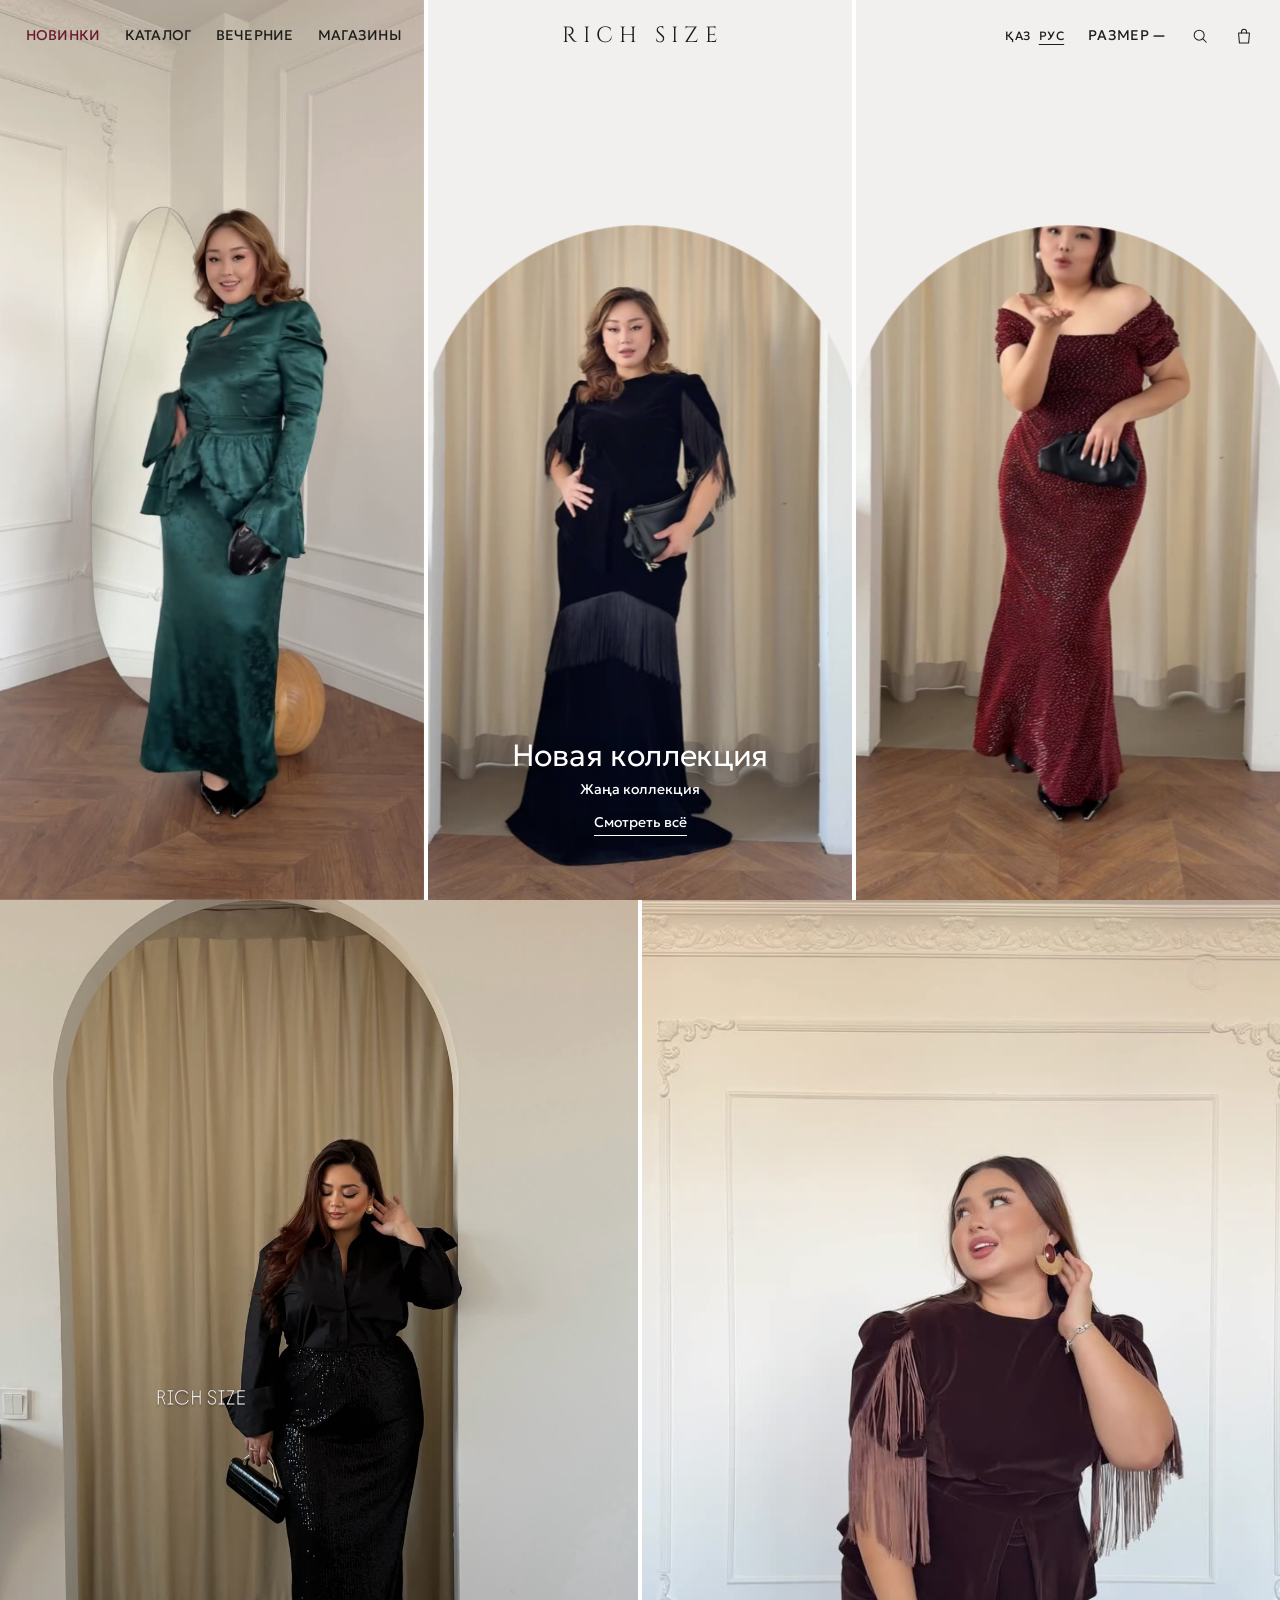
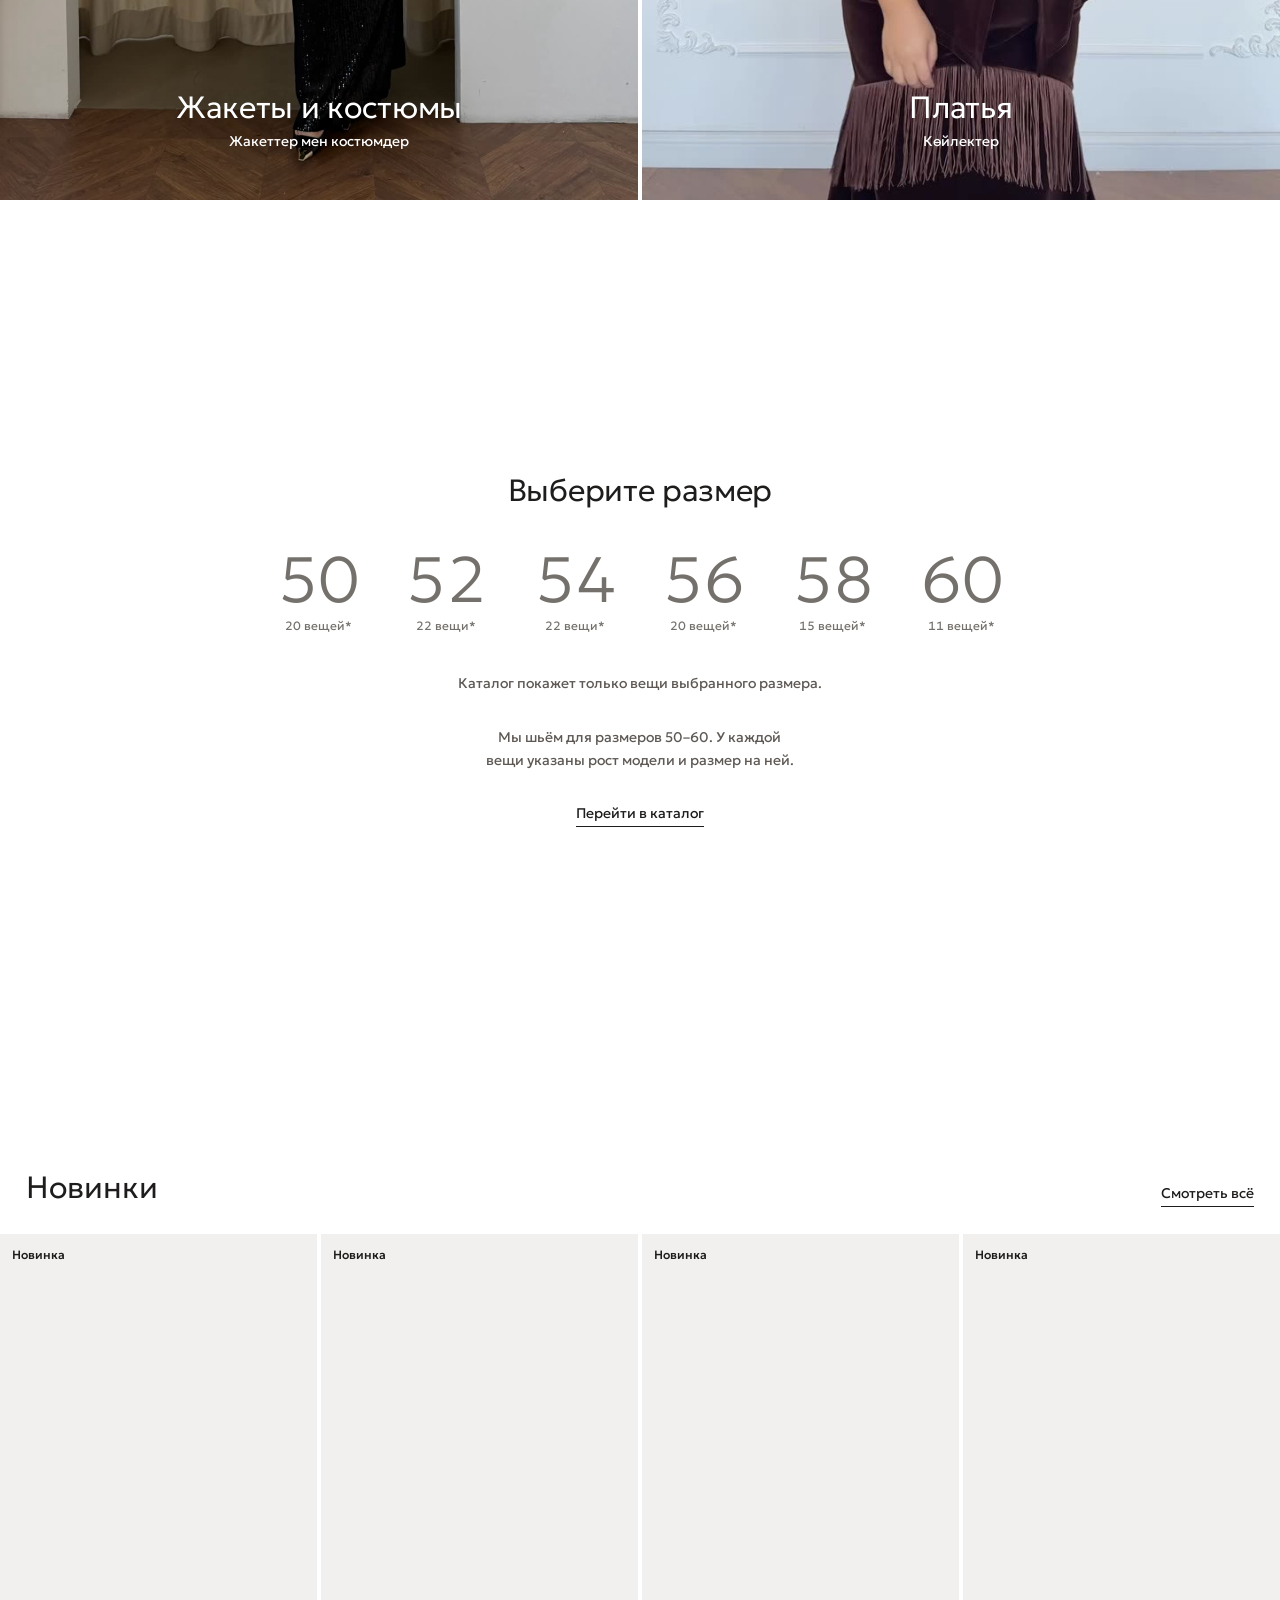
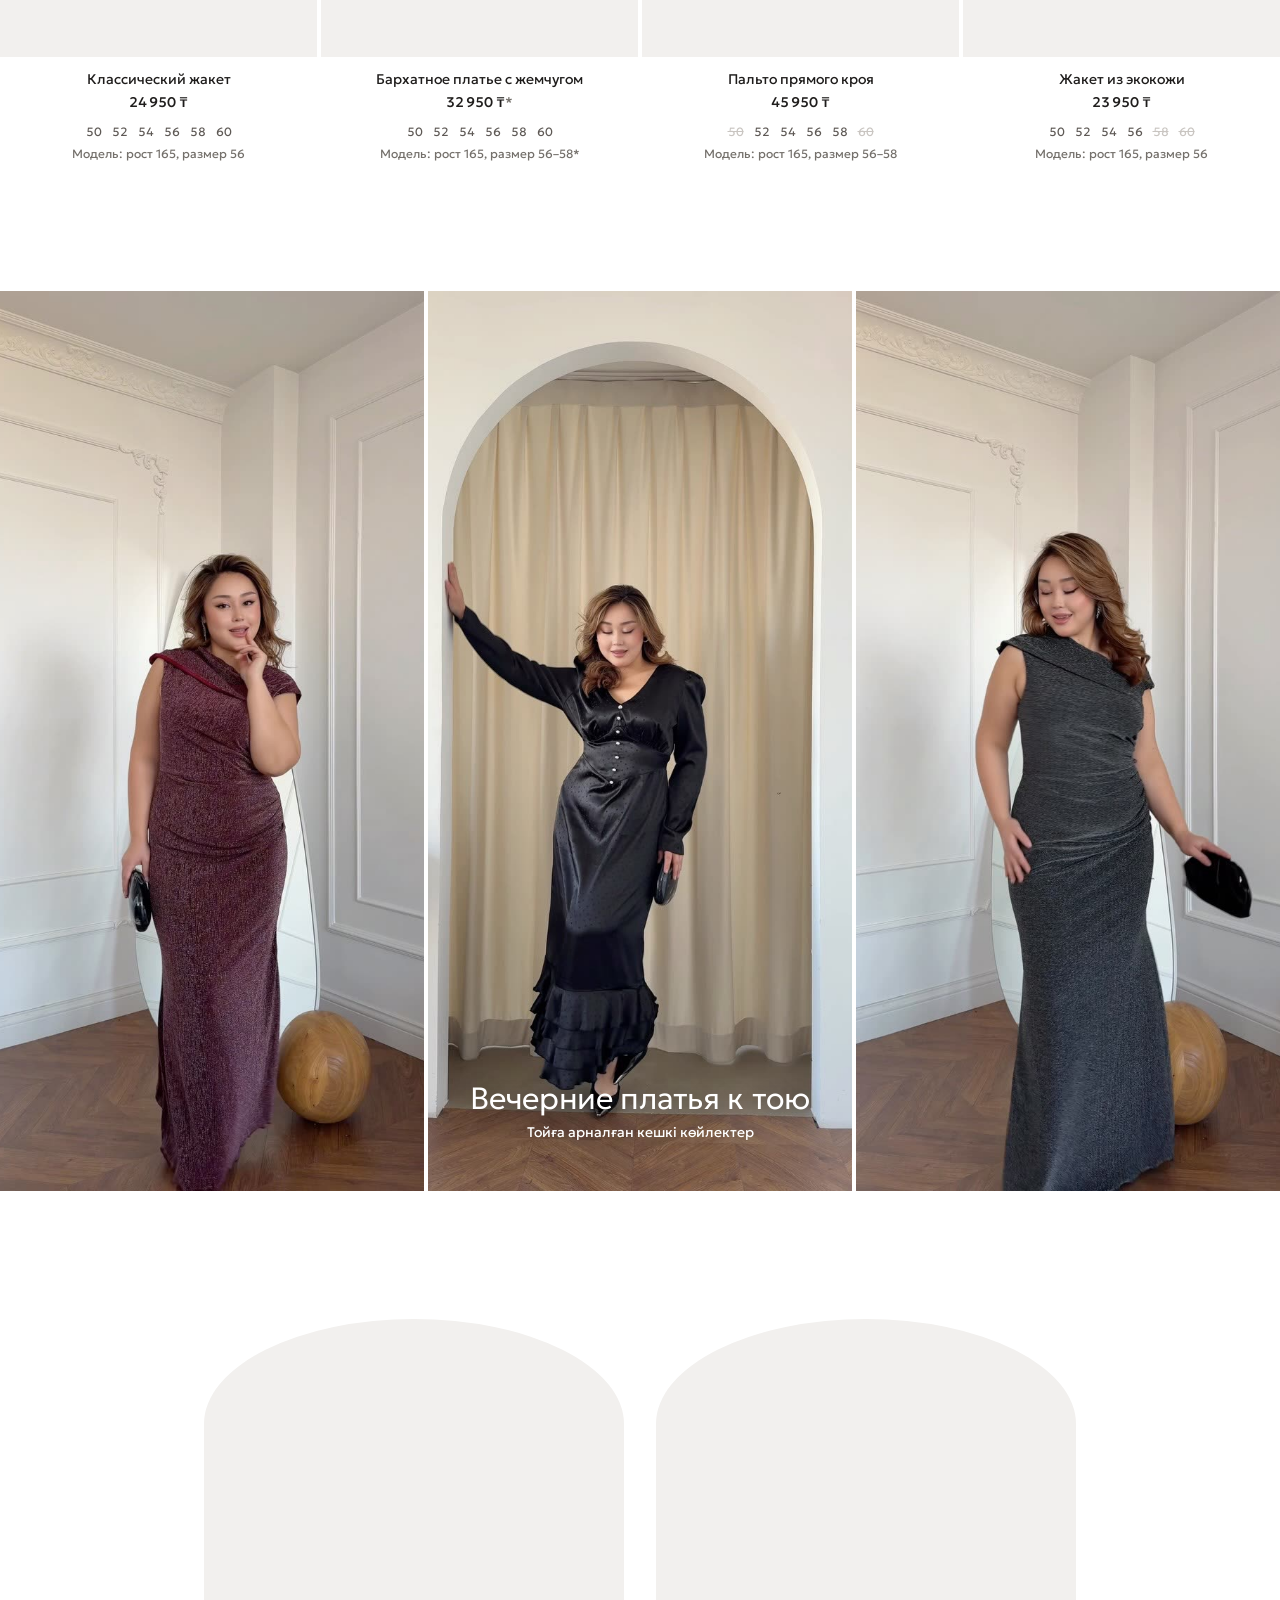
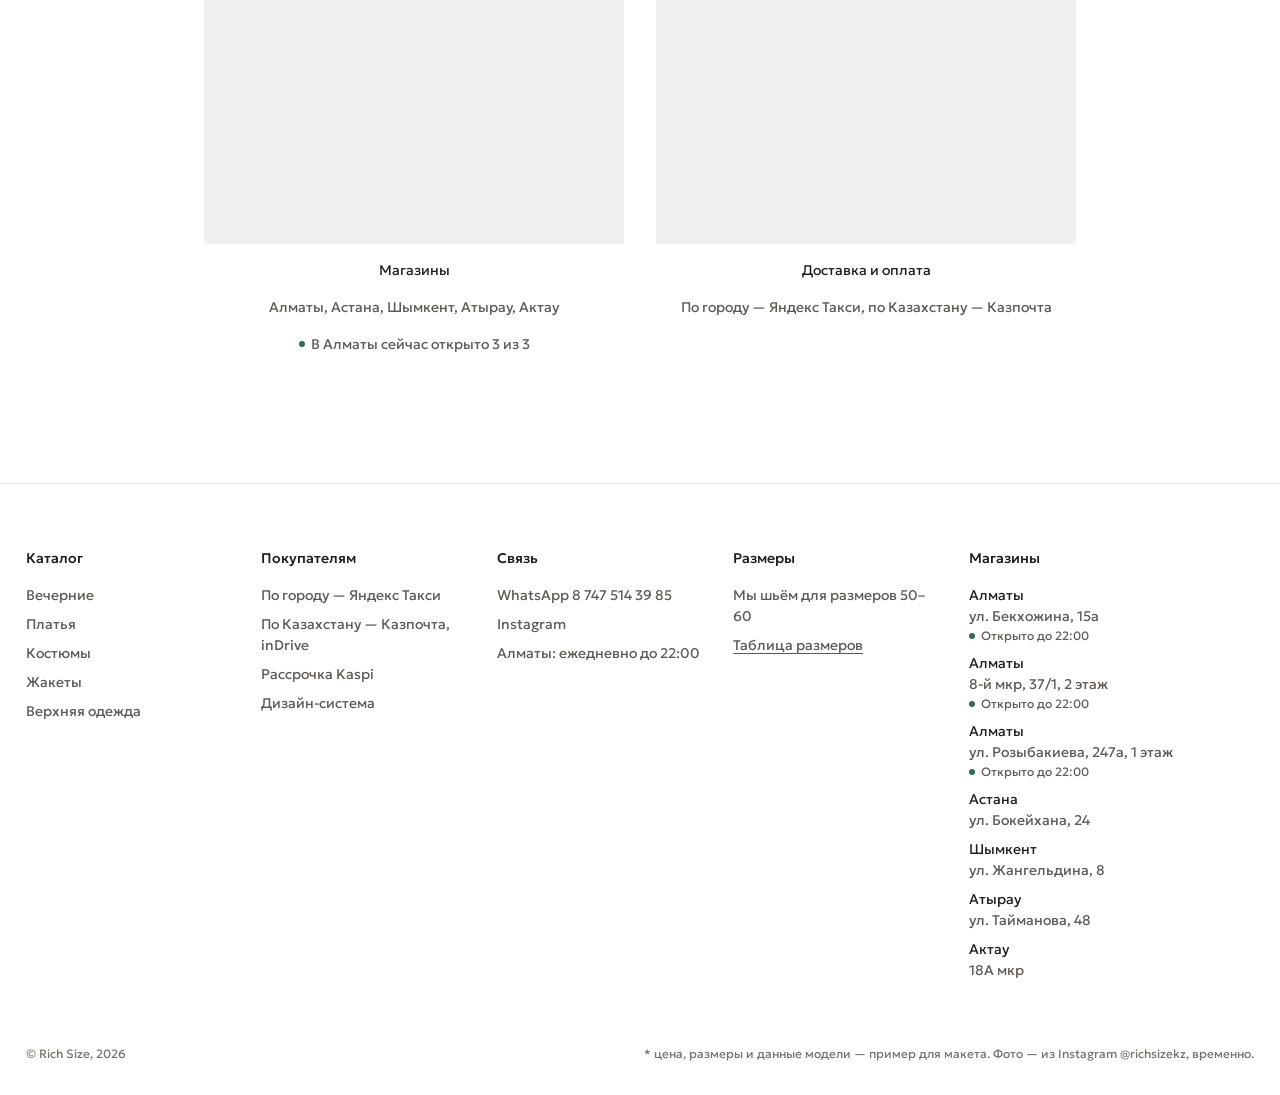
<file: index.html>
<!doctype html>
<html lang="ru">
<head>
<meta charset="utf-8">
<meta name="viewport" content="width=device-width, initial-scale=1">
<meta name="robots" content="noindex, nofollow">
<title>Rich Size — макет «Галерея»</title>
<meta http-equiv="refresh" content="0; url=galereya/index.html">
</head>
<body><a href="galereya/index.html">Открыть макет «Галерея»</a></body>
</html>
</file>
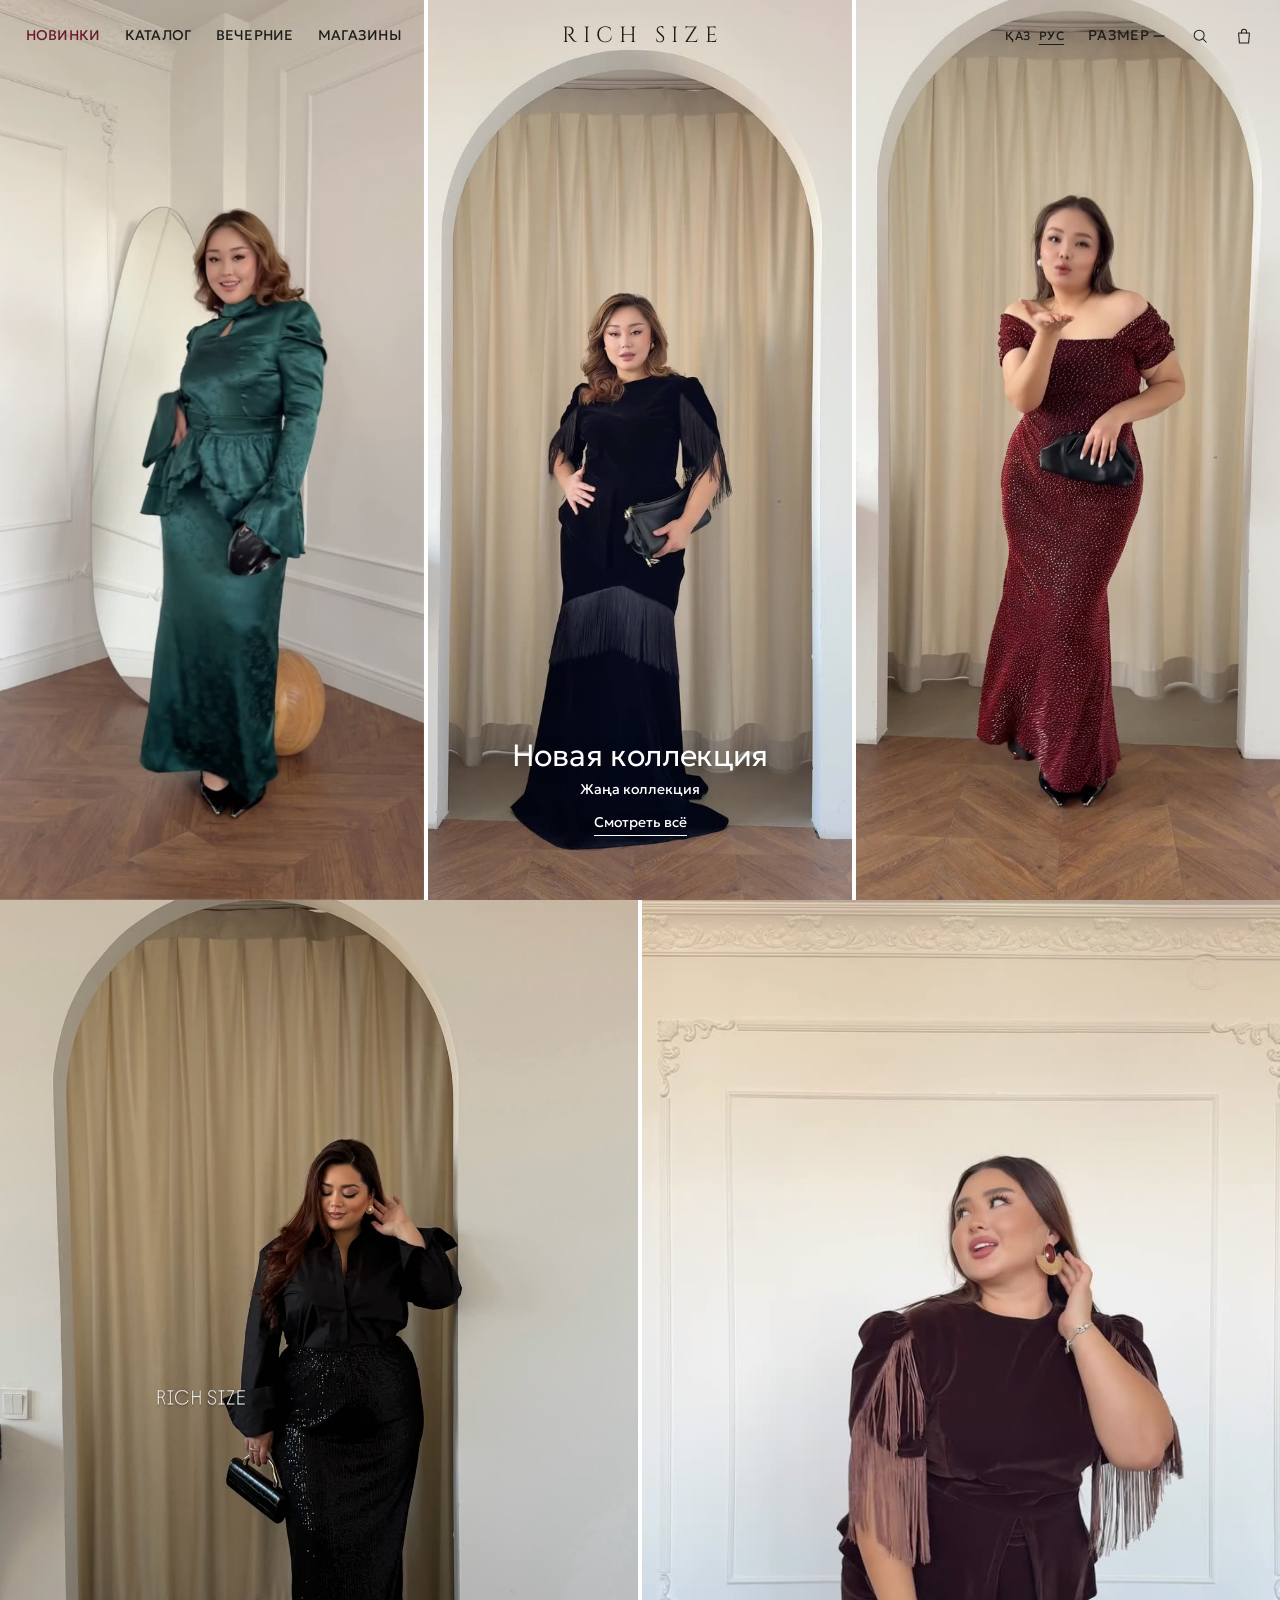
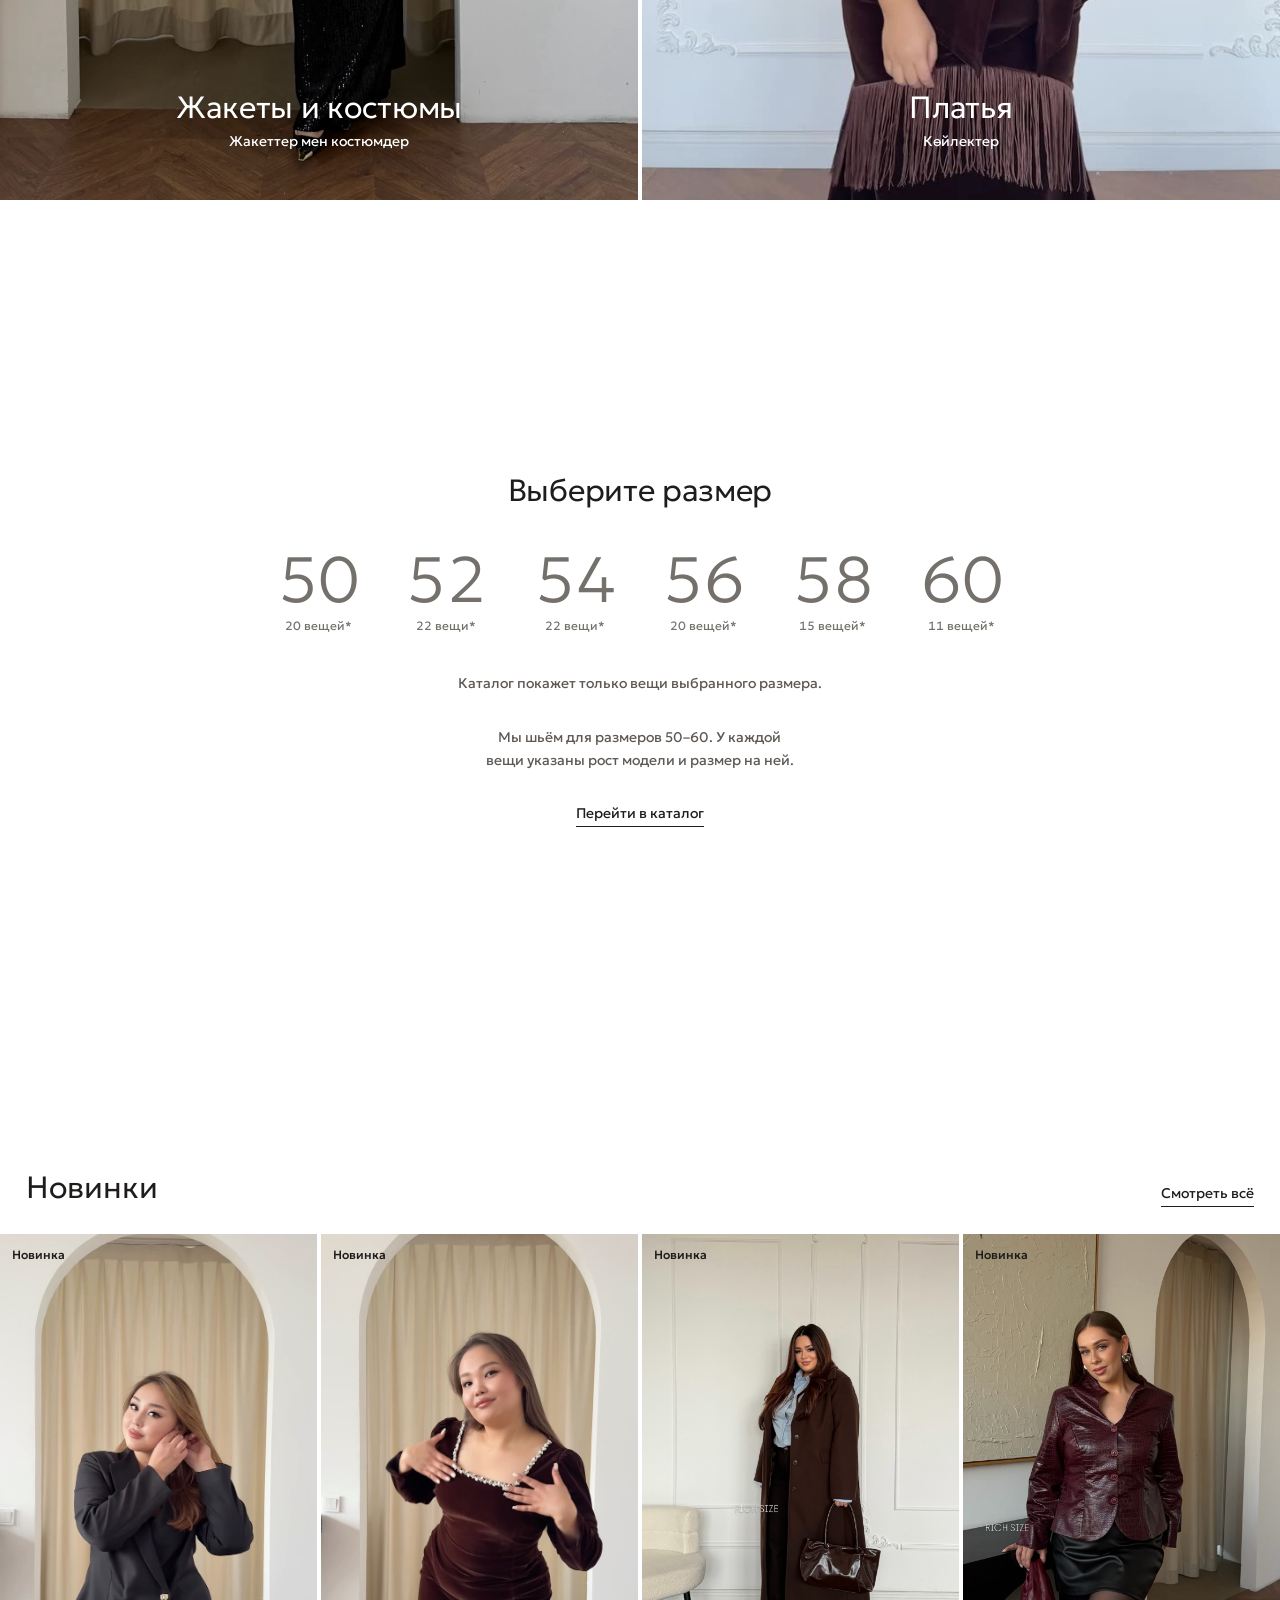
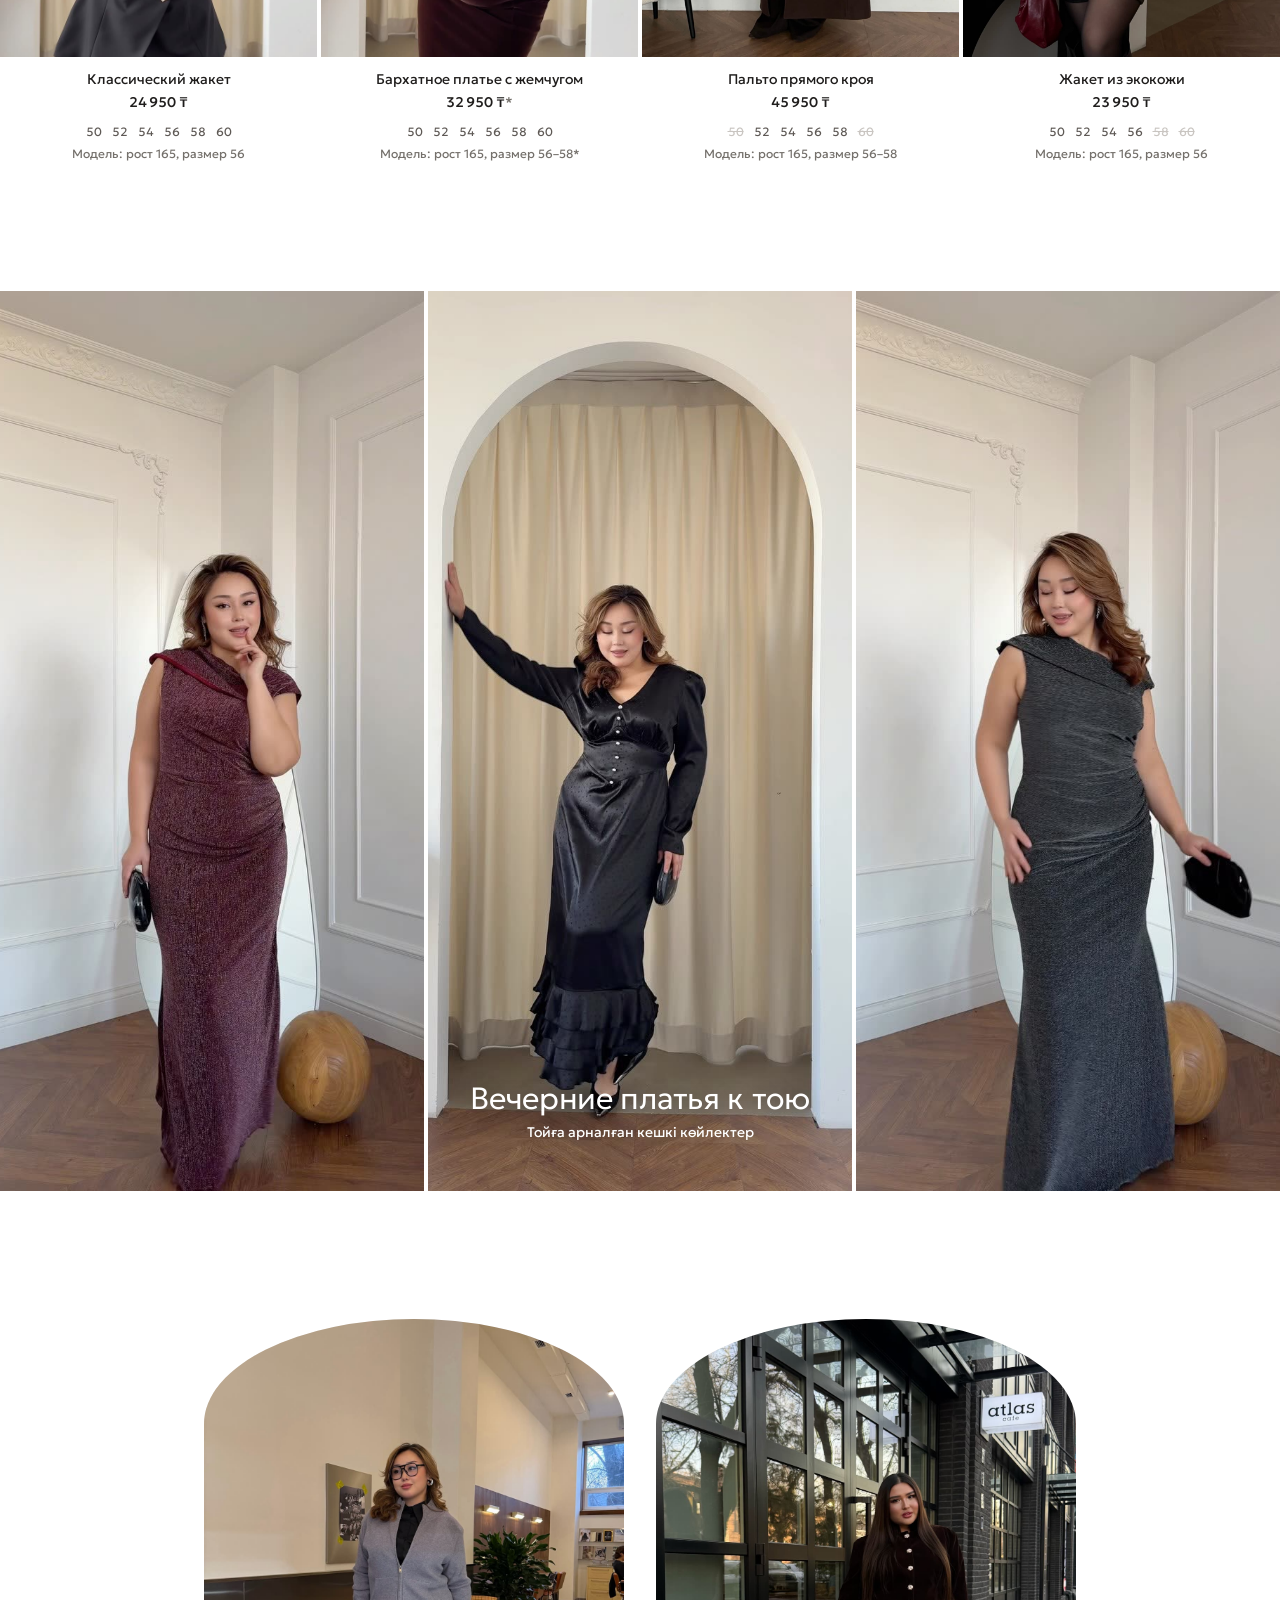
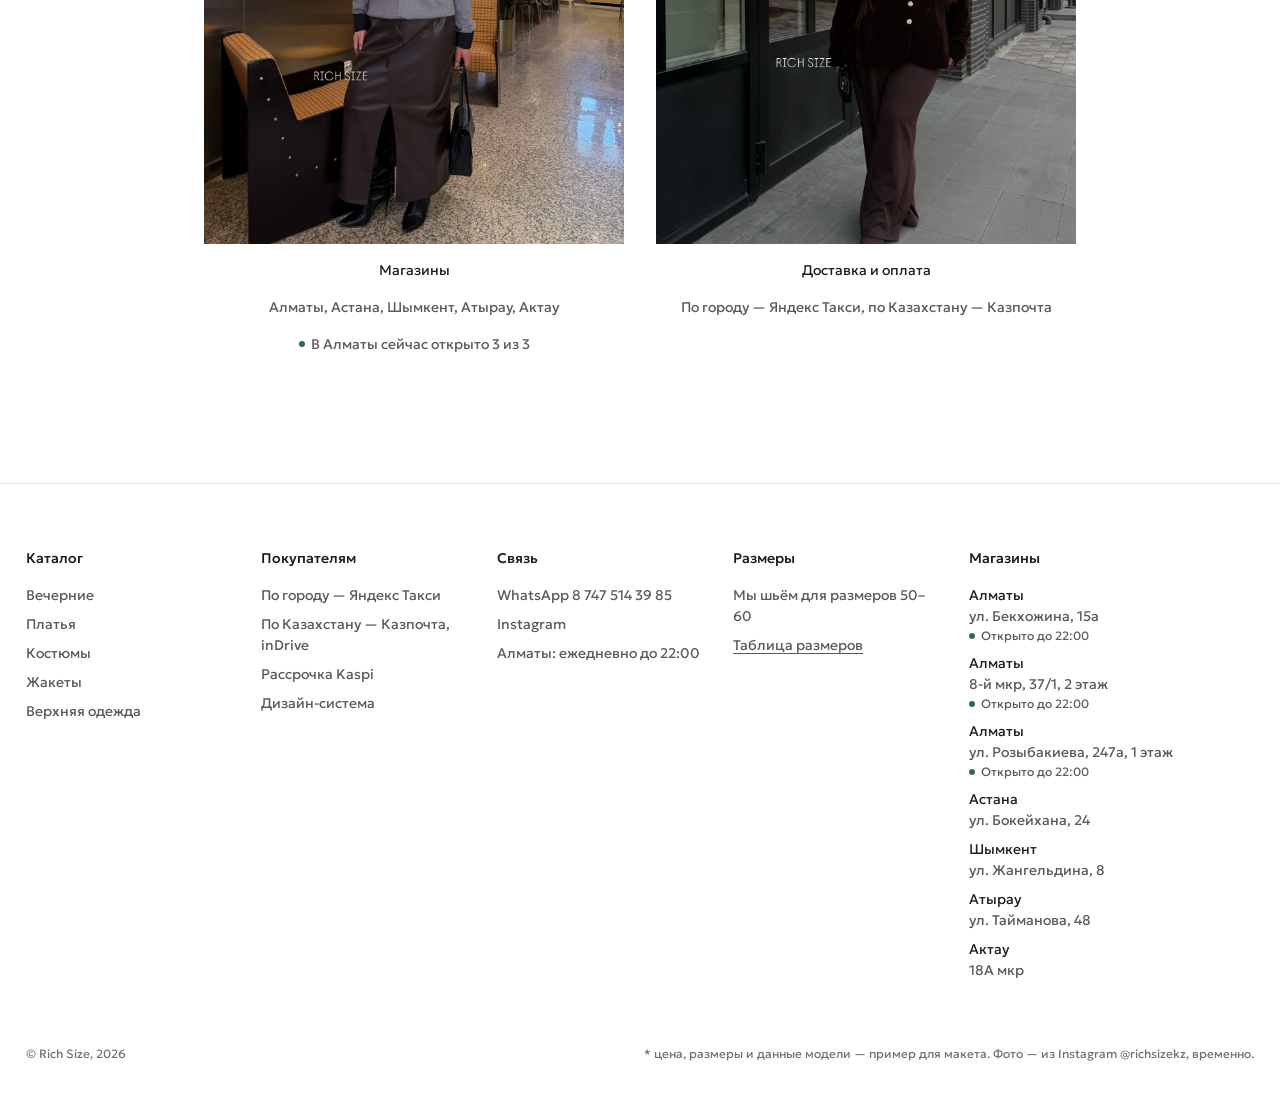
<file: galereya/index.html>
<!doctype html>
<html lang="ru" data-photos="../assets/photos/">
<head>
<meta charset="utf-8">
<meta name="viewport" content="width=device-width, initial-scale=1">
<meta name="robots" content="noindex, nofollow">
<title>Rich Size — женская одежда размеров 50–60</title>
<meta name="description" content="Женская одежда размеров 50–60 от Rich Size: магазины в Алматы, Астане, Шымкенте, Атырау и Актау, доставка по Казахстану.">
<link rel="preconnect" href="https://fonts.googleapis.com">
<link rel="preconnect" href="https://fonts.gstatic.com" crossorigin>
<link href="https://fonts.googleapis.com/css2?family=Cinzel&family=Geologica:wght@200;300;400;500&display=swap" rel="stylesheet">
<link rel="stylesheet" href="tokens.css">
<link rel="stylesheet" href="style.css">
</head>
<body>
<svg width="0" height="0" style="position:absolute" aria-hidden="true">
  <symbol id="i-bag" viewBox="0 0 24 24"><path d="M5.5 8.5h13l-1 12h-11l-1-12Z"/><path d="M9 8.5V7a3 3 0 0 1 6 0v1.5"/></symbol>
  <symbol id="i-search" viewBox="0 0 24 24"><circle cx="11" cy="11" r="6"/><path d="m15.5 15.5 4 4"/></symbol>
  <symbol id="i-menu" viewBox="0 0 24 24"><path d="M4 8h16M4 16h16"/></symbol>
  <symbol id="i-close" viewBox="0 0 24 24"><path d="m6 6 12 12M18 6 6 18"/></symbol>
  <symbol id="i-chat" viewBox="0 0 24 24"><path d="M5 19.5 6.1 16A7.5 7.5 0 1 1 8.6 18.5L5 19.5Z"/></symbol>
  <symbol id="i-minus" viewBox="0 0 24 24"><path d="M5 12h14"/></symbol>
  <symbol id="i-plus" viewBox="0 0 24 24"><path d="M5 12h14M12 5v14"/></symbol>
</svg>

<header class="head" data-head data-head-over>
  <div class="head__row">
    <nav class="nav" aria-label="Основное">
      <a class="hot" href="catalog.html" data-i18n="new">Новинки</a>
      <a href="catalog.html" data-i18n="catalog">Каталог</a>
      <a href="catalog.html?cat=evening" data-cat-name="evening">Вечерние</a>
      <a href="#stores" data-i18n="stores">Магазины</a>
    </nav>
    <button class="icon-btn menu-btn" data-menu-open data-i18n-aria="menu" aria-label="Меню"><svg class="icon"><use href="#i-menu"/></svg></button>
    <a class="mark" href="index.html" aria-label="Rich Size — на главную">RICH SIZE</a>
    <div class="tools">
      <div class="lang" role="group" aria-label="Язык"><button data-lang="kk" aria-pressed="false">ҚАЗ</button><button data-lang="ru" aria-pressed="true">РУС</button></div>
      <button class="caps size-trigger" data-toggle="size-pop" aria-expanded="false"><span data-i18n="size">Размер</span> <b data-size-current>—</b></button>
      <button class="icon-btn" data-i18n-aria="search" aria-label="Поиск"><svg class="icon"><use href="#i-search"/></svg></button>
      <button class="icon-btn" data-cart-open data-i18n-aria="cart" aria-label="Корзина"><svg class="icon"><use href="#i-bag"/></svg><span class="count" data-cart-count hidden>0</span></button>
    </div>
  </div>
  <div class="size-pop" id="size-pop" data-popover hidden>
    <p data-kk="Өлшеміңізді бір рет таңдаңыз — каталог тек сізге келетін заттарды көрсетеді.">Выберите размер один раз — каталог покажет только вещи этого размера.</p>
    <div class="size-row" role="group" aria-label="Размер">
      <button data-size-set="50">50</button><button data-size-set="52">52</button><button data-size-set="54">54</button><button data-size-set="56">56</button><button data-size-set="58">58</button><button data-size-set="60">60</button>
    </div>
  </div>
</header>

<main>
  <section class="screen" aria-label="Новая коллекция">
    <div class="tiles tiles--hero">
      <a class="tile" href="product.html?id=suit-peplum"><img src="../assets/photos/emerald-suit.jpg" alt="Изумрудный костюм-двойка с баской" fetchpriority="high"></a>
      <a class="tile" href="product.html?id=dress-fringe-navy"><img src="../assets/photos/navy-fringe-gown.jpg" alt="Тёмно-синее платье с бахромой"></a>
      <a class="tile" href="product.html?id=dress-mermaid"><img src="../assets/photos/burgundy-offshoulder-gown.jpg" alt="Бордовое платье-русалка с открытыми плечами"></a>
    </div>
    <div class="hero-line">
      <h1 class="cap"><span class="cap__main" data-kk="Жаңа коллекция">Новая коллекция</span><span class="cap__sub" data-kk="Новая коллекция">Жаңа коллекция</span></h1>
      <a href="catalog.html" data-i18n="seeAll">Смотреть всё</a>
    </div>
  </section>

  <section class="screen" aria-label="Категории">
    <div class="tiles tiles--two">
      <a class="tile" href="catalog.html?cat=suits"><img src="../assets/photos/black-sequin-set.jpg" alt="" loading="lazy"><span class="tile__label cap"><span class="cap__main" data-kk="Жакеттер мен костюмдер">Жакеты и костюмы</span><span class="cap__sub" data-kk="Жакеты и костюмы">Жакеттер мен костюмдер</span></span></a>
      <a class="tile" href="catalog.html?cat=dresses"><img src="../assets/photos/wine-fringe-dress.jpg" alt="" loading="lazy"><span class="tile__label cap"><span class="cap__main" data-cat-name="dresses">Платья</span><span class="cap__sub" data-cat-alt="dresses">Көйлектер</span></span></a>
    </div>
  </section>

  <section class="sizes-screen" aria-labelledby="sizes-title">
    <h2 id="sizes-title" class="sizes-title" data-kk="Өлшеміңізді таңдаңыз">Выберите размер</h2>
    <div class="big-sizes" role="group" aria-labelledby="sizes-title">
      <button data-size-set="50" data-size-toggle>50<small data-size-count="50"></small></button>
      <button data-size-set="52" data-size-toggle>52<small data-size-count="52"></small></button>
      <button data-size-set="54" data-size-toggle>54<small data-size-count="54"></small></button>
      <button data-size-set="56" data-size-toggle>56<small data-size-count="56"></small></button>
      <button data-size-set="58" data-size-toggle>58<small data-size-count="58"></small></button>
      <button data-size-set="60" data-size-toggle>60<small data-size-count="60"></small></button>
    </div>
    <p class="size-state" data-size-state aria-live="polite"></p>
    <p data-kk="Біз 50–60 өлшемдерге тігеміз. Әр затта модельдің бойы мен өлшемі жазылған.">Мы шьём для размеров 50–60. У каждой вещи указаны рост модели и размер на ней.</p>
    <a class="text-link" href="catalog.html" data-kk="Каталогқа өту">Перейти в каталог</a>
  </section>

  <section aria-labelledby="new-title">
    <div class="row-head">
      <h2 id="new-title" data-i18n="new">Новинки</h2>
      <a class="text-link" href="catalog.html" data-i18n="seeAll">Смотреть всё</a>
    </div>
    <div class="grid grid--4" data-products="ids:jacket-classic,dress-velvet-pearl,coat-straight,jacket-leather"></div>
  </section>

  <section class="screen" aria-label="Вечерние платья" style="margin-top:var(--s-10)">
    <div class="tiles tiles--three">
      <a class="tile" href="product.html?id=dress-sequin"><img src="../assets/photos/plum-sequin-dress.jpg" alt="" loading="lazy"></a>
      <a class="tile" href="catalog.html?cat=evening"><img src="../assets/photos/black-satin-ruffle.jpg" alt="" loading="lazy"><span class="tile__label cap"><span class="cap__main" data-kk="Тойға арналған кешкі көйлектер">Вечерние платья к&nbsp;тою</span><span class="cap__sub" data-kk="Вечерние платья к&nbsp;тою">Тойға арналған кешкі көйлектер</span></span></a>
      <a class="tile" href="product.html?id=dress-lurex"><img src="../assets/photos/grey-lurex-gown.jpg" alt="" loading="lazy"></a>
    </div>
  </section>

  <section class="pair" id="stores" aria-label="Магазины и доставка">
    <a href="#foot-stores"><figure><img src="../assets/photos/grey-knit-leather-skirt.jpg" alt="" loading="lazy"></figure><b data-i18n="stores">Магазины</b><span data-kk="Алматы, Астана, Шымкент, Атырау, Ақтау">Алматы, Астана, Шымкент, Атырау, Актау</span><span class="open-now" data-open-now></span></a>
    <a href="#foot-delivery"><figure><img src="../assets/photos/street-brown.jpg" alt="" loading="lazy"></figure><b data-kk="Жеткізу және төлем">Доставка и оплата</b><span data-kk="Қала бойынша — Яндекс Такси, Қазақстан бойынша — Қазпошта">По городу — Яндекс Такси, по Казахстану — Казпочта</span></a>
  </section>
</main>

<footer class="foot">
  <div class="foot__grid">
    <div><h2 class="foot-h" data-i18n="catalog">Каталог</h2><ul>
      <li><a href="catalog.html?cat=evening" data-cat-name="evening">Вечерние</a></li>
      <li><a href="catalog.html?cat=dresses" data-cat-name="dresses">Платья</a></li>
      <li><a href="catalog.html?cat=suits" data-cat-name="suits">Костюмы</a></li>
      <li><a href="catalog.html?cat=jackets" data-cat-name="jackets">Жакеты</a></li>
      <li><a href="catalog.html?cat=outer" data-cat-name="outer">Верхняя одежда</a></li>
    </ul></div>
    <div id="foot-delivery"><h2 class="foot-h" data-kk="Сатып алушыларға">Покупателям</h2><ul>
      <li data-kk="Қала бойынша — Яндекс Такси">По городу — Яндекс Такси</li>
      <li data-kk="Қазақстан бойынша — Қазпошта, inDrive">По Казахстану — Казпочта, inDrive</li>
      <li data-kk="Kaspi бөліп төлеу">Рассрочка Kaspi</li>
      <li><a href="system.html" data-kk="Дизайн-жүйе">Дизайн-система</a></li>
    </ul></div>
    <div><h2 class="foot-h" data-kk="Байланыс">Связь</h2><ul>
      <li><a href="#" data-wa="Здравствуйте!" style="white-space:nowrap">WhatsApp 8&nbsp;747&nbsp;514&nbsp;39&nbsp;85</a></li>
      <li><a href="https://www.instagram.com/richsizekz/" target="_blank" rel="noopener">Instagram</a></li>
      <li data-kk="Алматы: күн сайын 22:00-ге дейін">Алматы: ежедневно до 22:00</li>
    </ul></div>
    <div><h2 class="foot-h" data-kk="Өлшемдер">Размеры</h2><ul>
      <li data-kk="Біз 50–60 өлшемдерге тігеміз">Мы шьём для размеров 50–60</li>
      <li><a class="u" href="product.html?id=jacket-leather#sizes" data-i18n="sizeChart">Таблица размеров</a></li>
    </ul></div>
    <div id="foot-stores"><h2 class="foot-h" data-i18n="stores">Магазины</h2><ul class="stores-list" data-stores></ul></div>
  </div>
  <div class="foot__base"><span>© Rich Size, 2026</span><span data-kk="* баға, өлшемдер мен модель деректері — макетке арналған мысал. Фотолар — @richsizekz Instagram-нан, уақытша.">* цена, размеры и данные модели — пример для макета. Фото — из Instagram @richsizekz, временно.</span></div>
</footer>

<div class="scrim" data-scrim></div>
<aside class="drawer" data-cart aria-label="Корзина">
  <div class="drawer__head"><span data-i18n="cart">Корзина</span><button class="icon-btn" data-cart-close data-i18n-aria="close" aria-label="Закрыть"><svg class="icon"><use href="#i-close"/></svg></button></div>
  <div class="drawer__body">
    <div class="cart-empty" data-cart-empty><b data-i18n="empty">Корзина пуста</b><p data-i18n="emptyHint">Выберите размер и добавьте вещь — она появится здесь.</p><a class="text-link" href="catalog.html" data-kk="Каталогқа өту">Перейти в каталог</a></div>
    <div data-cart-list></div>
  </div>
  <div class="drawer__foot" data-cart-full hidden>
    <div class="total"><span data-i18n="total">Итого</span><b data-cart-total>0 ₸</b></div>
    <div class="kaspi-line">Kaspi: <span data-cart-kaspi></span></div>
    <a class="btn" href="#" data-i18n="checkout">Оформить заказ</a>
    <a class="ask" href="#" data-cart-wa target="_blank" rel="noopener"><svg class="icon"><use href="#i-chat"/></svg><span data-i18n="checkoutWa">Заказать через WhatsApp</span></a>
  </div>
</aside>
<aside class="drawer drawer--left" data-menu aria-label="Меню">
  <div class="drawer__head"><span class="mark" style="font-size:var(--fs-m)">RICH SIZE</span><button class="icon-btn" data-menu-close data-i18n-aria="close" aria-label="Закрыть"><svg class="icon"><use href="#i-close"/></svg></button></div>
  <div class="drawer__body"><ul class="menu-list">
    <li><a class="hot" href="catalog.html" data-i18n="new">Новинки</a></li>
    <li><a href="catalog.html" data-i18n="catalog">Каталог</a></li>
    <li><a href="catalog.html?cat=evening" data-cat-name="evening">Вечерние</a></li>
    <li><a href="catalog.html?cat=suits" data-cat-name="suits">Костюмы</a></li>
    <li><a href="#stores" data-i18n="stores">Магазины</a></li>
    <li><button class="text-link" style="border:0;font-size:var(--fs-m);text-transform:none;min-height:56px" data-toggle="size-pop"><span data-i18n="yourSize">Ваш размер</span>: <span data-size-current>—</span></button></li>
  </ul><div class="lang menu-lang" role="group" aria-label="Язык"><button data-lang="kk" aria-pressed="false">Қазақша</button><button data-lang="ru" aria-pressed="true">Русский</button></div></div>
</aside>
<div class="toast" data-toast role="status" aria-live="polite"></div>

<template id="tpl-card"><a class="card" data-slot="link"><div class="card__media"><img data-slot="img" src="../assets/photos/black-blazer.jpg" alt=""><img data-slot="img2" src="../assets/photos/black-blazer-portrait.jpg" alt=""><span class="badge" data-slot="badge"></span></div><div class="card__body"><div class="card__name" data-slot="name"></div><div class="card__price"><span data-slot="price"></span><s data-slot="old"></s></div><ul class="card__sizes" data-slot="size-list" aria-label="Размеры"></ul><div class="card__fit" data-slot="fit"></div><div class="card__fit card__fit--short" data-slot="fit-short"></div></div></a></template>
<template id="tpl-cart-item"><div class="line-item"><img data-slot="img" src="../assets/photos/black-blazer.jpg" alt=""><div><div class="line-item__name" data-slot="name"></div><div class="line-item__meta" data-slot="meta"></div><div class="stepper"><button data-qty-dec aria-label="Меньше"><svg class="icon" style="width:14px;height:14px"><use href="#i-minus"/></svg></button><span data-slot="qty"></span><button data-qty-inc aria-label="Больше"><svg class="icon" style="width:14px;height:14px"><use href="#i-plus"/></svg></button></div></div><div class="line-item__side"><span data-slot="price"></span><button data-remove data-i18n="remove">Удалить</button></div></div></template>
<template id="tpl-store"><li><b data-slot="city"></b><span data-slot="addr"></span><span class="store-status" data-slot="status"></span></li></template>

<script src="../shared/products.js"></script>
<script src="../shared/app.js"></script>
</body>
</html>
</file>
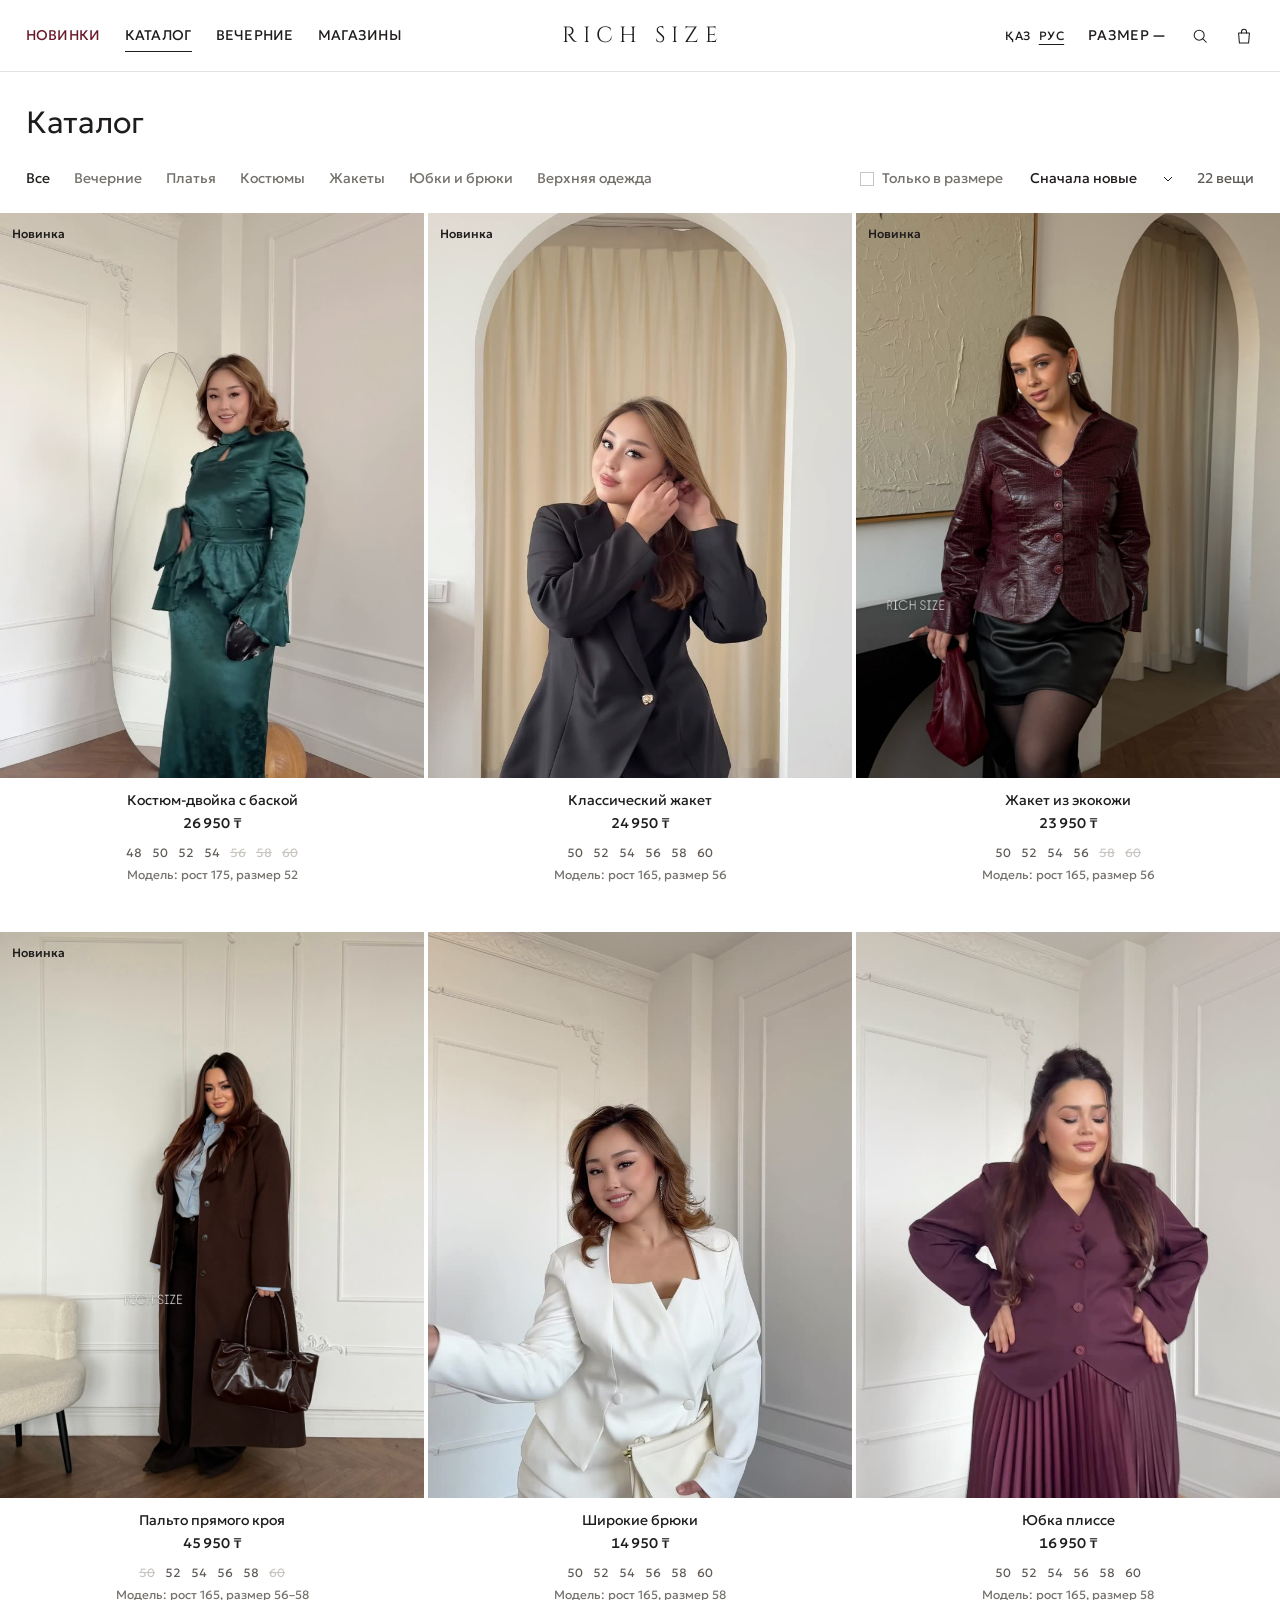
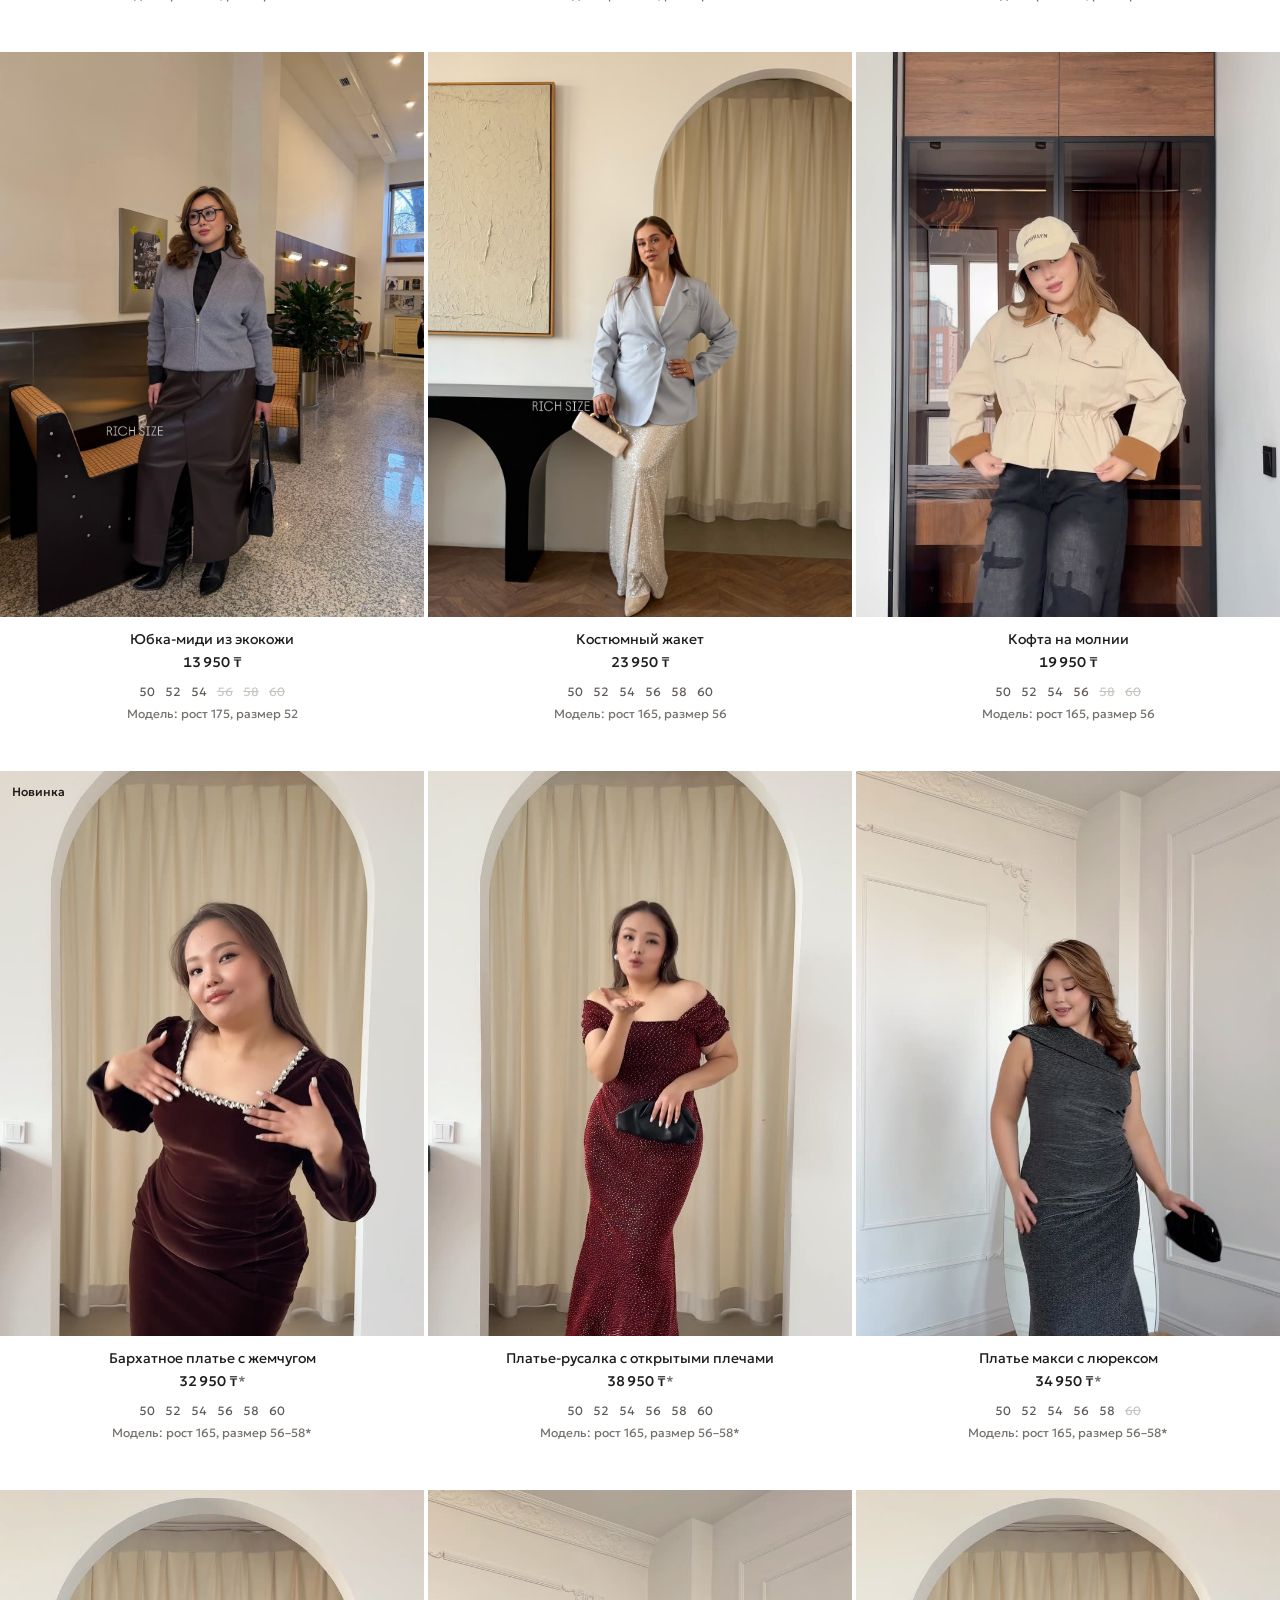
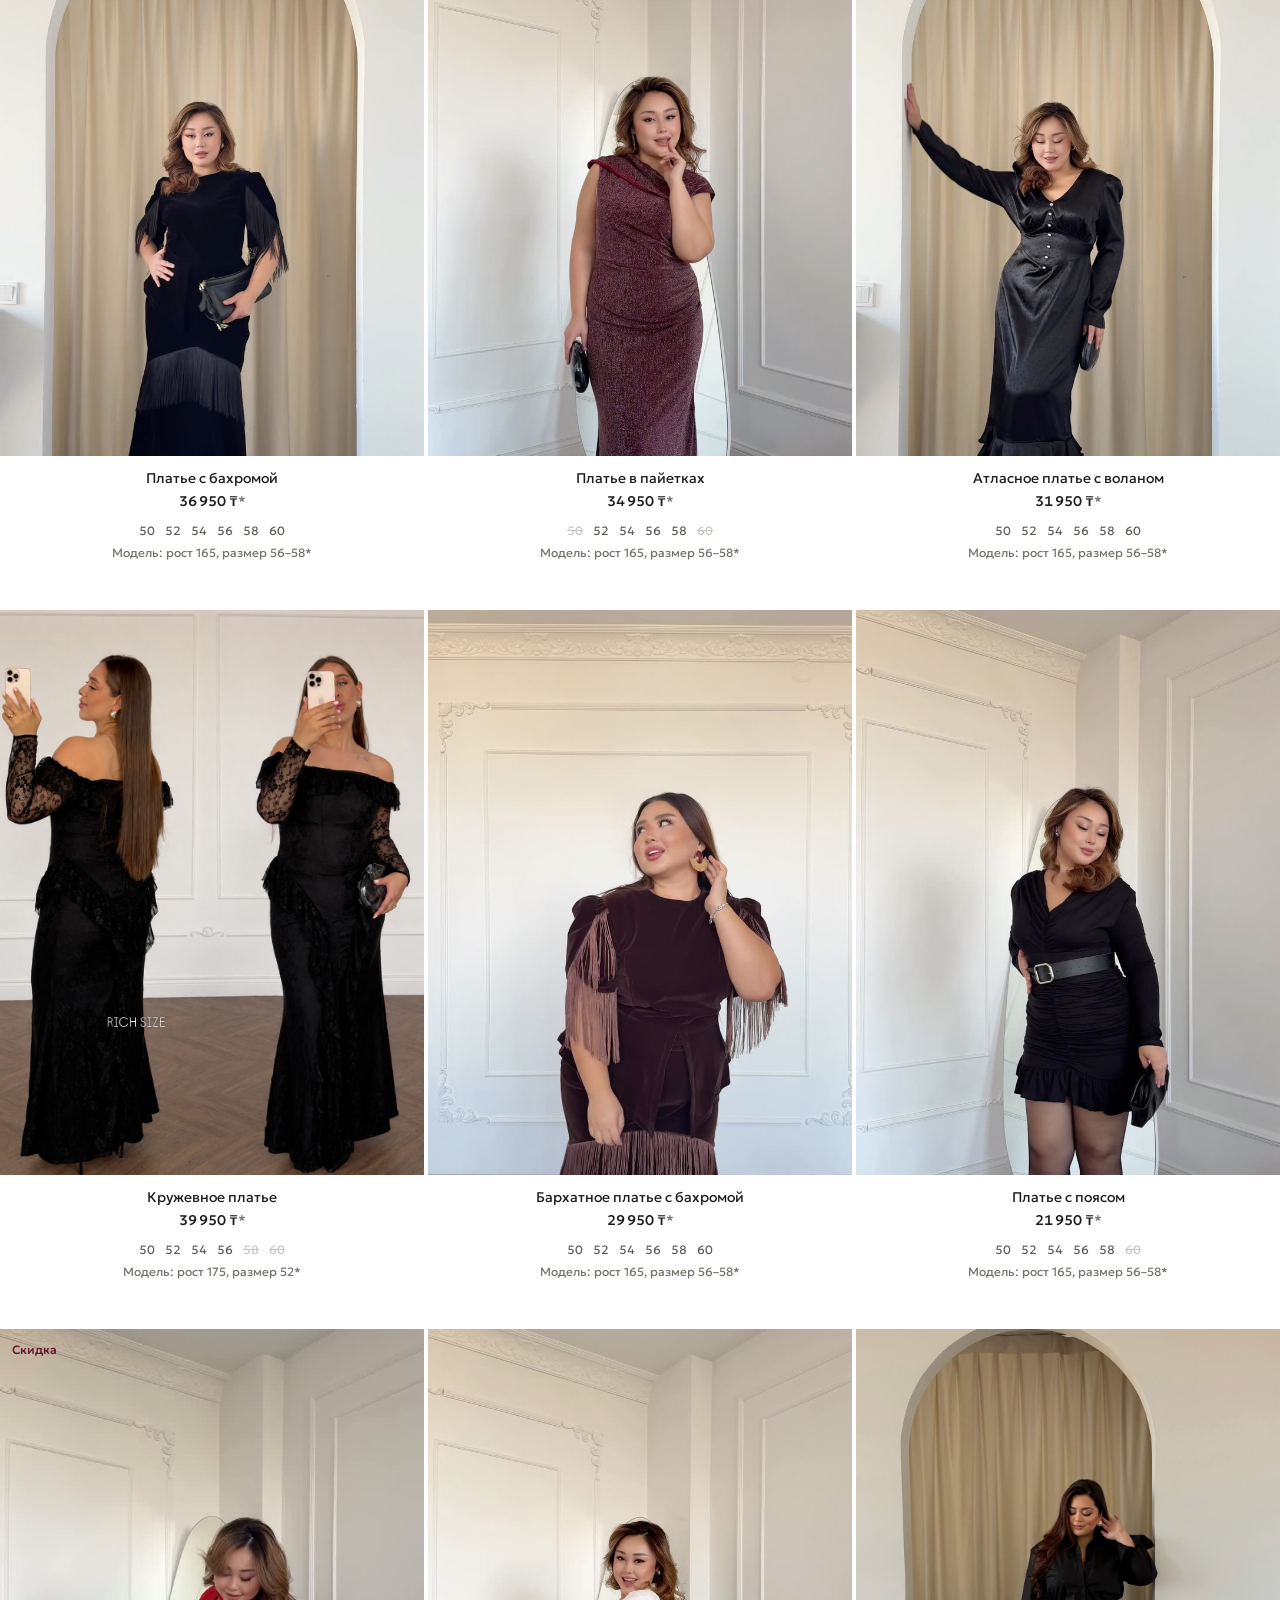
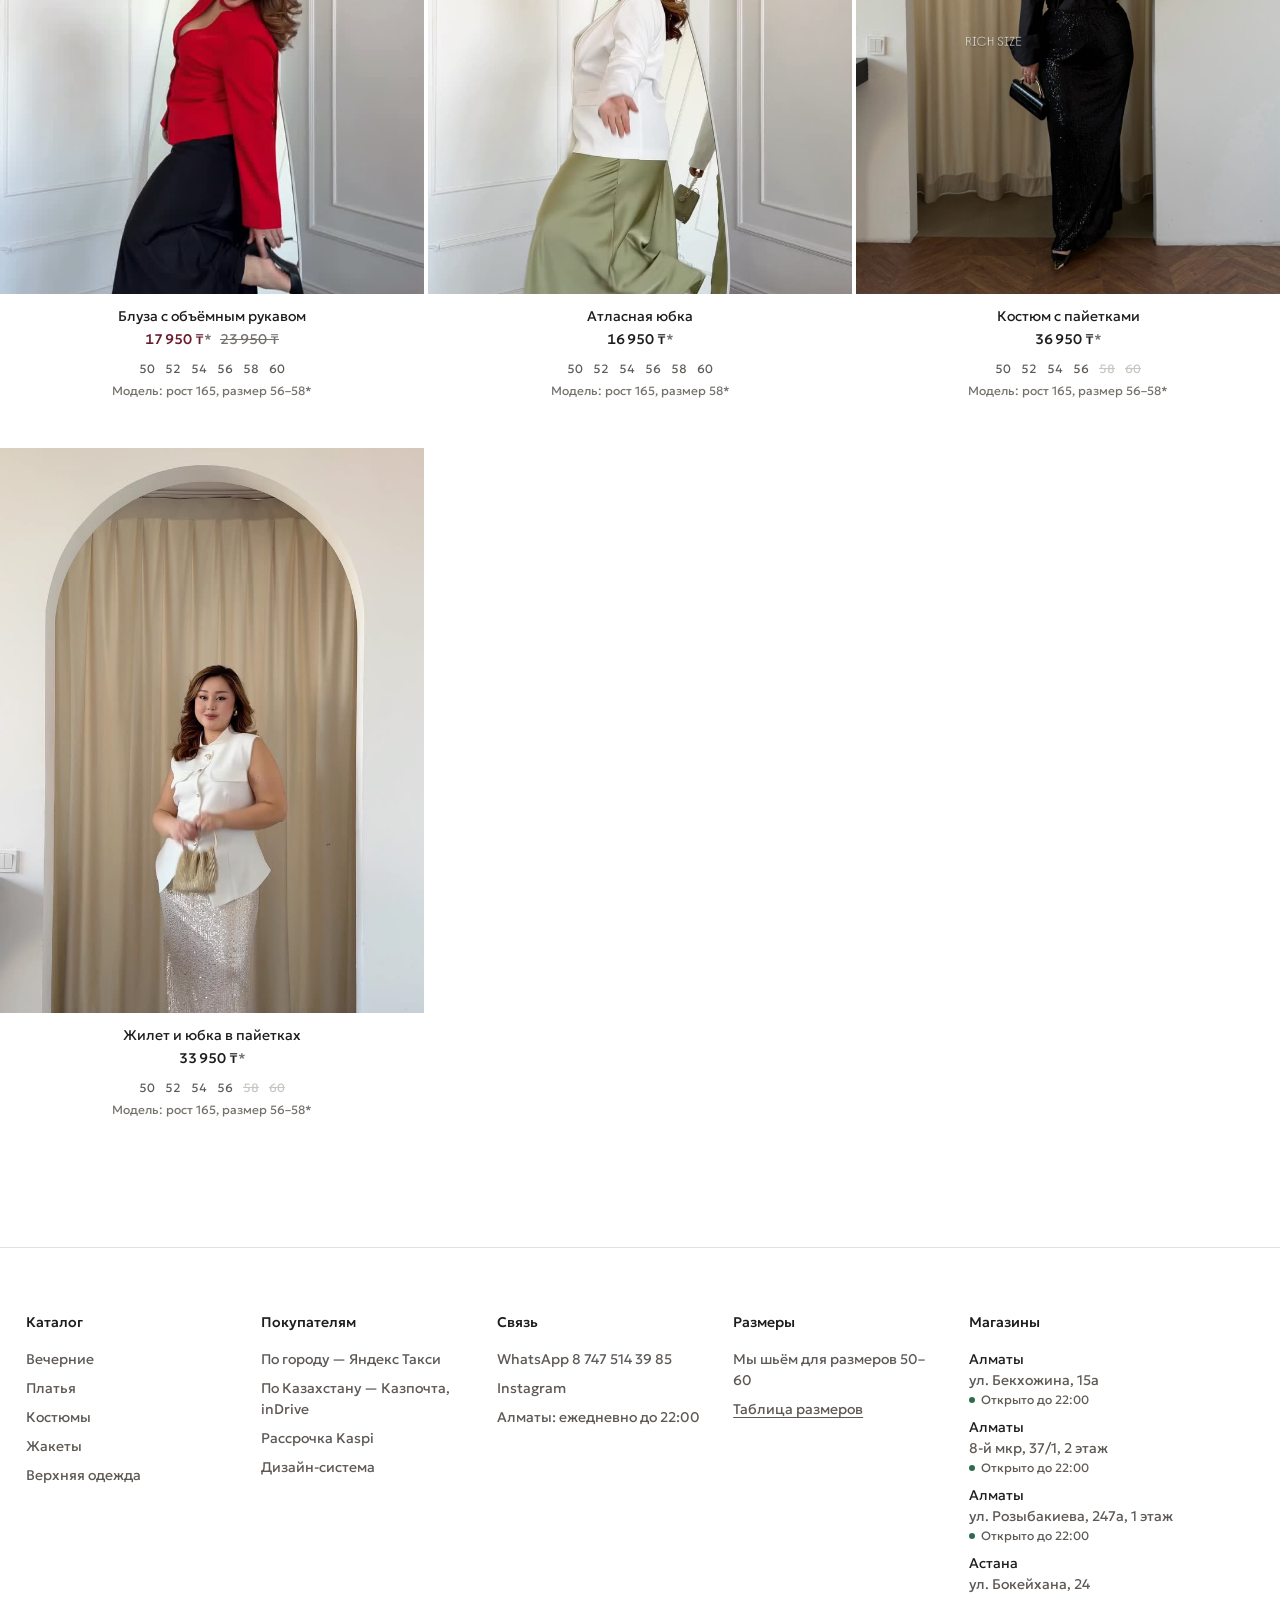
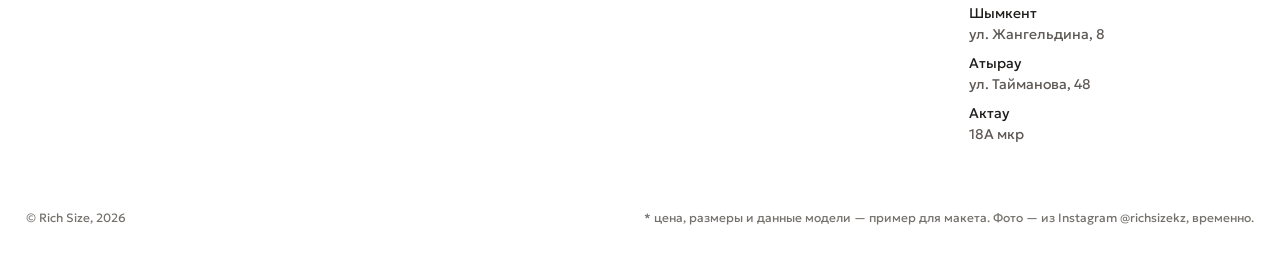
<file: galereya/catalog.html>
<!doctype html>
<html lang="ru" data-photos="../assets/photos/">
<head>
<meta charset="utf-8">
<meta name="viewport" content="width=device-width, initial-scale=1">
<meta name="robots" content="noindex, nofollow">
<title>Каталог — Rich Size</title>
<meta name="description" content="Женская одежда размеров 50–60 от Rich Size: магазины в Алматы, Астане, Шымкенте, Атырау и Актау, доставка по Казахстану.">
<link rel="preconnect" href="https://fonts.googleapis.com">
<link rel="preconnect" href="https://fonts.gstatic.com" crossorigin>
<link href="https://fonts.googleapis.com/css2?family=Cinzel&family=Geologica:wght@200;300;400;500&display=swap" rel="stylesheet">
<link rel="stylesheet" href="tokens.css">
<link rel="stylesheet" href="style.css">
</head>
<body>
<svg width="0" height="0" style="position:absolute" aria-hidden="true">
  <symbol id="i-bag" viewBox="0 0 24 24"><path d="M5.5 8.5h13l-1 12h-11l-1-12Z"/><path d="M9 8.5V7a3 3 0 0 1 6 0v1.5"/></symbol>
  <symbol id="i-search" viewBox="0 0 24 24"><circle cx="11" cy="11" r="6"/><path d="m15.5 15.5 4 4"/></symbol>
  <symbol id="i-menu" viewBox="0 0 24 24"><path d="M4 8h16M4 16h16"/></symbol>
  <symbol id="i-close" viewBox="0 0 24 24"><path d="m6 6 12 12M18 6 6 18"/></symbol>
  <symbol id="i-chat" viewBox="0 0 24 24"><path d="M5 19.5 6.1 16A7.5 7.5 0 1 1 8.6 18.5L5 19.5Z"/></symbol>
  <symbol id="i-minus" viewBox="0 0 24 24"><path d="M5 12h14"/></symbol>
  <symbol id="i-plus" viewBox="0 0 24 24"><path d="M5 12h14M12 5v14"/></symbol>
</svg>

<header class="head" data-head>
  <div class="head__row">
    <nav class="nav" aria-label="Основное">
      <a class="hot" href="catalog.html" data-i18n="new">Новинки</a>
      <a href="catalog.html" data-i18n="catalog" aria-current="page">Каталог</a>
      <a href="catalog.html?cat=evening" data-cat-name="evening">Вечерние</a>
      <a href="index.html#stores" data-i18n="stores">Магазины</a>
    </nav>
    <button class="icon-btn menu-btn" data-menu-open data-i18n-aria="menu" aria-label="Меню"><svg class="icon"><use href="#i-menu"/></svg></button>
    <a class="mark" href="index.html" aria-label="Rich Size — на главную">RICH SIZE</a>
    <div class="tools">
      <div class="lang" role="group" aria-label="Язык"><button data-lang="kk" aria-pressed="false">ҚАЗ</button><button data-lang="ru" aria-pressed="true">РУС</button></div>
      <button class="caps size-trigger" data-toggle="size-pop" aria-expanded="false"><span data-i18n="size">Размер</span> <b data-size-current>—</b></button>
      <button class="icon-btn" data-i18n-aria="search" aria-label="Поиск"><svg class="icon"><use href="#i-search"/></svg></button>
      <button class="icon-btn" data-cart-open data-i18n-aria="cart" aria-label="Корзина"><svg class="icon"><use href="#i-bag"/></svg><span class="count" data-cart-count hidden>0</span></button>
    </div>
  </div>
  <div class="size-pop" id="size-pop" data-popover hidden>
    <p data-kk="Өлшеміңізді бір рет таңдаңыз — каталог тек сізге келетін заттарды көрсетеді.">Выберите размер один раз — каталог покажет только вещи этого размера.</p>
    <div class="size-row" role="group" aria-label="Размер">
      <button data-size-set="50">50</button><button data-size-set="52">52</button><button data-size-set="54">54</button><button data-size-set="56">56</button><button data-size-set="58">58</button><button data-size-set="60">60</button>
    </div>
  </div>
</header>

<main class="page">
  <h1 class="cat-title" data-cat-title>Каталог</h1>
  <div class="bar">
    <div class="bar__row">
      <div class="cats" role="group" aria-label="Категории">
        <button data-cat="" data-i18n="all">Все</button>
        <button data-cat="evening" data-cat-name="evening">Вечерние</button>
        <button data-cat="dresses" data-cat-name="dresses">Платья</button>
        <button data-cat="suits" data-cat-name="suits">Костюмы</button>
        <button data-cat="jackets" data-cat-name="jackets">Жакеты</button>
        <button data-cat="bottoms" data-cat-name="bottoms">Юбки и брюки</button>
        <button data-cat="outer" data-cat-name="outer">Верхняя одежда</button>
      </div>
      <div class="bar__tools">
        <button class="check" data-only-size><i></i><span><span data-i18n="onlyMine">Только в размере</span>&nbsp;<span data-size-current>—</span></span></button>
        <label class="vh" for="sort" data-i18n="sort">Сортировка</label>
        <select class="select" id="sort" data-sort>
          <option value="new" data-i18n="sortNew">Сначала новые</option>
          <option value="asc" data-i18n="sortAsc">Сначала дешевле</option>
          <option value="desc" data-i18n="sortDesc">Сначала дороже</option>
        </select>
        <span class="muted" data-count></span>
      </div>
    </div>
  </div>
  <div class="catalog">
    <div class="grid" data-catalog></div>
    <div class="empty" data-catalog-empty hidden>
      <p data-i18n="noResults">В этом разделе нет вещей выбранного размера.</p>
      <button class="text-link" data-show-all data-i18n="showAll">Показать все размеры</button>
    </div>
  </div>
</main>

<footer class="foot">
  <div class="foot__grid">
    <div><h2 class="foot-h" data-i18n="catalog">Каталог</h2><ul>
      <li><a href="catalog.html?cat=evening" data-cat-name="evening">Вечерние</a></li>
      <li><a href="catalog.html?cat=dresses" data-cat-name="dresses">Платья</a></li>
      <li><a href="catalog.html?cat=suits" data-cat-name="suits">Костюмы</a></li>
      <li><a href="catalog.html?cat=jackets" data-cat-name="jackets">Жакеты</a></li>
      <li><a href="catalog.html?cat=outer" data-cat-name="outer">Верхняя одежда</a></li>
    </ul></div>
    <div id="foot-delivery"><h2 class="foot-h" data-kk="Сатып алушыларға">Покупателям</h2><ul>
      <li data-kk="Қала бойынша — Яндекс Такси">По городу — Яндекс Такси</li>
      <li data-kk="Қазақстан бойынша — Қазпошта, inDrive">По Казахстану — Казпочта, inDrive</li>
      <li data-kk="Kaspi бөліп төлеу">Рассрочка Kaspi</li>
      <li><a href="system.html" data-kk="Дизайн-жүйе">Дизайн-система</a></li>
    </ul></div>
    <div><h2 class="foot-h" data-kk="Байланыс">Связь</h2><ul>
      <li><a href="#" data-wa="Здравствуйте!" style="white-space:nowrap">WhatsApp 8&nbsp;747&nbsp;514&nbsp;39&nbsp;85</a></li>
      <li><a href="https://www.instagram.com/richsizekz/" target="_blank" rel="noopener">Instagram</a></li>
      <li data-kk="Алматы: күн сайын 22:00-ге дейін">Алматы: ежедневно до 22:00</li>
    </ul></div>
    <div><h2 class="foot-h" data-kk="Өлшемдер">Размеры</h2><ul>
      <li data-kk="Біз 50–60 өлшемдерге тігеміз">Мы шьём для размеров 50–60</li>
      <li><a class="u" href="product.html?id=jacket-leather#sizes" data-i18n="sizeChart">Таблица размеров</a></li>
    </ul></div>
    <div id="foot-stores"><h2 class="foot-h" data-i18n="stores">Магазины</h2><ul class="stores-list" data-stores></ul></div>
  </div>
  <div class="foot__base"><span>© Rich Size, 2026</span><span data-kk="* баға, өлшемдер мен модель деректері — макетке арналған мысал. Фотолар — @richsizekz Instagram-нан, уақытша.">* цена, размеры и данные модели — пример для макета. Фото — из Instagram @richsizekz, временно.</span></div>
</footer>

<div class="scrim" data-scrim></div>
<aside class="drawer" data-cart aria-label="Корзина">
  <div class="drawer__head"><span data-i18n="cart">Корзина</span><button class="icon-btn" data-cart-close data-i18n-aria="close" aria-label="Закрыть"><svg class="icon"><use href="#i-close"/></svg></button></div>
  <div class="drawer__body">
    <div class="cart-empty" data-cart-empty><b data-i18n="empty">Корзина пуста</b><p data-i18n="emptyHint">Выберите размер и добавьте вещь — она появится здесь.</p><a class="text-link" href="catalog.html" data-kk="Каталогқа өту">Перейти в каталог</a></div>
    <div data-cart-list></div>
  </div>
  <div class="drawer__foot" data-cart-full hidden>
    <div class="total"><span data-i18n="total">Итого</span><b data-cart-total>0 ₸</b></div>
    <div class="kaspi-line">Kaspi: <span data-cart-kaspi></span></div>
    <a class="btn" href="#" data-i18n="checkout">Оформить заказ</a>
    <a class="ask" href="#" data-cart-wa target="_blank" rel="noopener"><svg class="icon"><use href="#i-chat"/></svg><span data-i18n="checkoutWa">Заказать через WhatsApp</span></a>
  </div>
</aside>
<aside class="drawer drawer--left" data-menu aria-label="Меню">
  <div class="drawer__head"><span class="mark" style="font-size:var(--fs-m)">RICH SIZE</span><button class="icon-btn" data-menu-close data-i18n-aria="close" aria-label="Закрыть"><svg class="icon"><use href="#i-close"/></svg></button></div>
  <div class="drawer__body"><ul class="menu-list">
    <li><a class="hot" href="catalog.html" data-i18n="new">Новинки</a></li>
    <li><a href="catalog.html" data-i18n="catalog">Каталог</a></li>
    <li><a href="catalog.html?cat=evening" data-cat-name="evening">Вечерние</a></li>
    <li><a href="catalog.html?cat=suits" data-cat-name="suits">Костюмы</a></li>
    <li><a href="#stores" data-i18n="stores">Магазины</a></li>
    <li><button class="text-link" style="border:0;font-size:var(--fs-m);text-transform:none;min-height:56px" data-toggle="size-pop"><span data-i18n="yourSize">Ваш размер</span>: <span data-size-current>—</span></button></li>
  </ul><div class="lang menu-lang" role="group" aria-label="Язык"><button data-lang="kk" aria-pressed="false">Қазақша</button><button data-lang="ru" aria-pressed="true">Русский</button></div></div>
</aside>
<div class="toast" data-toast role="status" aria-live="polite"></div>

<template id="tpl-card"><a class="card" data-slot="link"><div class="card__media"><img data-slot="img" src="../assets/photos/black-blazer.jpg" alt=""><img data-slot="img2" src="../assets/photos/black-blazer-portrait.jpg" alt=""><span class="badge" data-slot="badge"></span></div><div class="card__body"><div class="card__name" data-slot="name"></div><div class="card__price"><span data-slot="price"></span><s data-slot="old"></s></div><ul class="card__sizes" data-slot="size-list" aria-label="Размеры"></ul><div class="card__fit" data-slot="fit"></div><div class="card__fit card__fit--short" data-slot="fit-short"></div></div></a></template>
<template id="tpl-cart-item"><div class="line-item"><img data-slot="img" src="../assets/photos/black-blazer.jpg" alt=""><div><div class="line-item__name" data-slot="name"></div><div class="line-item__meta" data-slot="meta"></div><div class="stepper"><button data-qty-dec aria-label="Меньше"><svg class="icon" style="width:14px;height:14px"><use href="#i-minus"/></svg></button><span data-slot="qty"></span><button data-qty-inc aria-label="Больше"><svg class="icon" style="width:14px;height:14px"><use href="#i-plus"/></svg></button></div></div><div class="line-item__side"><span data-slot="price"></span><button data-remove data-i18n="remove">Удалить</button></div></div></template>
<template id="tpl-store"><li><b data-slot="city"></b><span data-slot="addr"></span><span class="store-status" data-slot="status"></span></li></template>

<script src="../shared/products.js"></script>
<script src="../shared/app.js"></script>
</body>
</html>
</file>
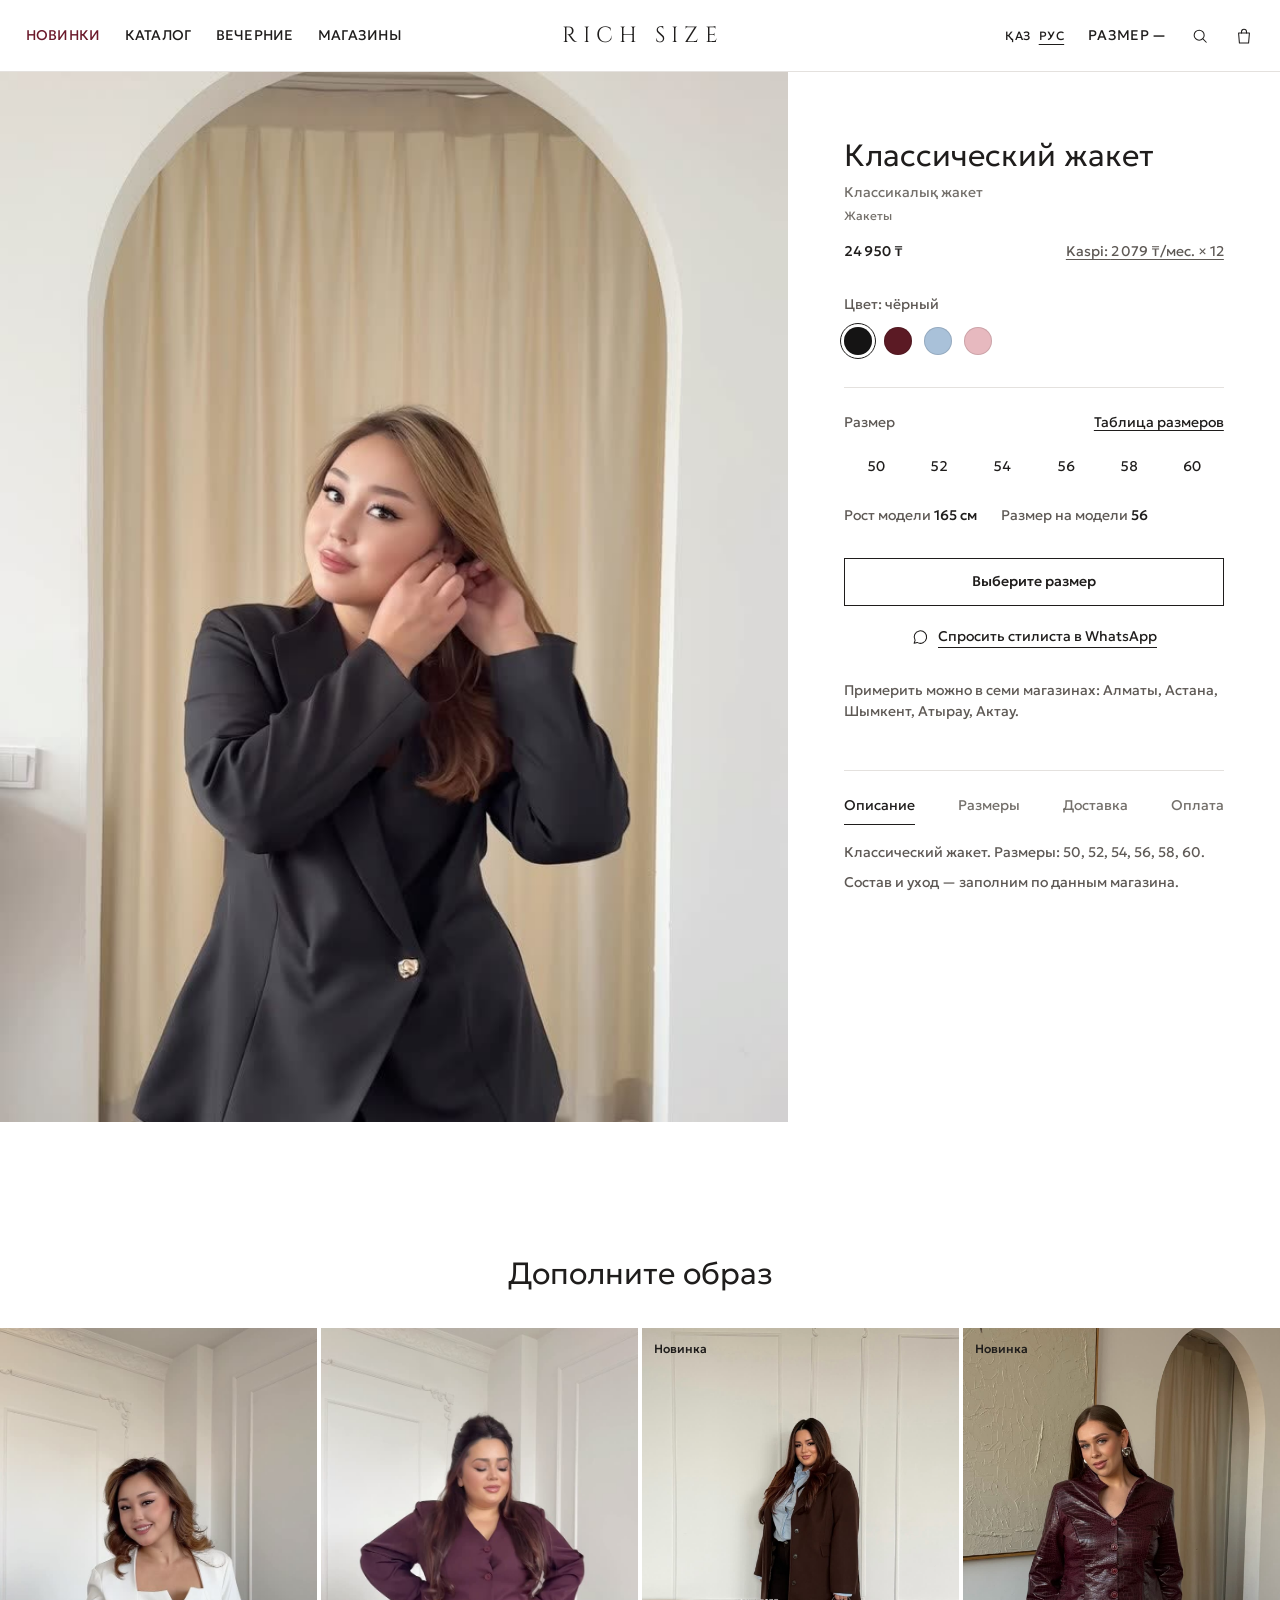
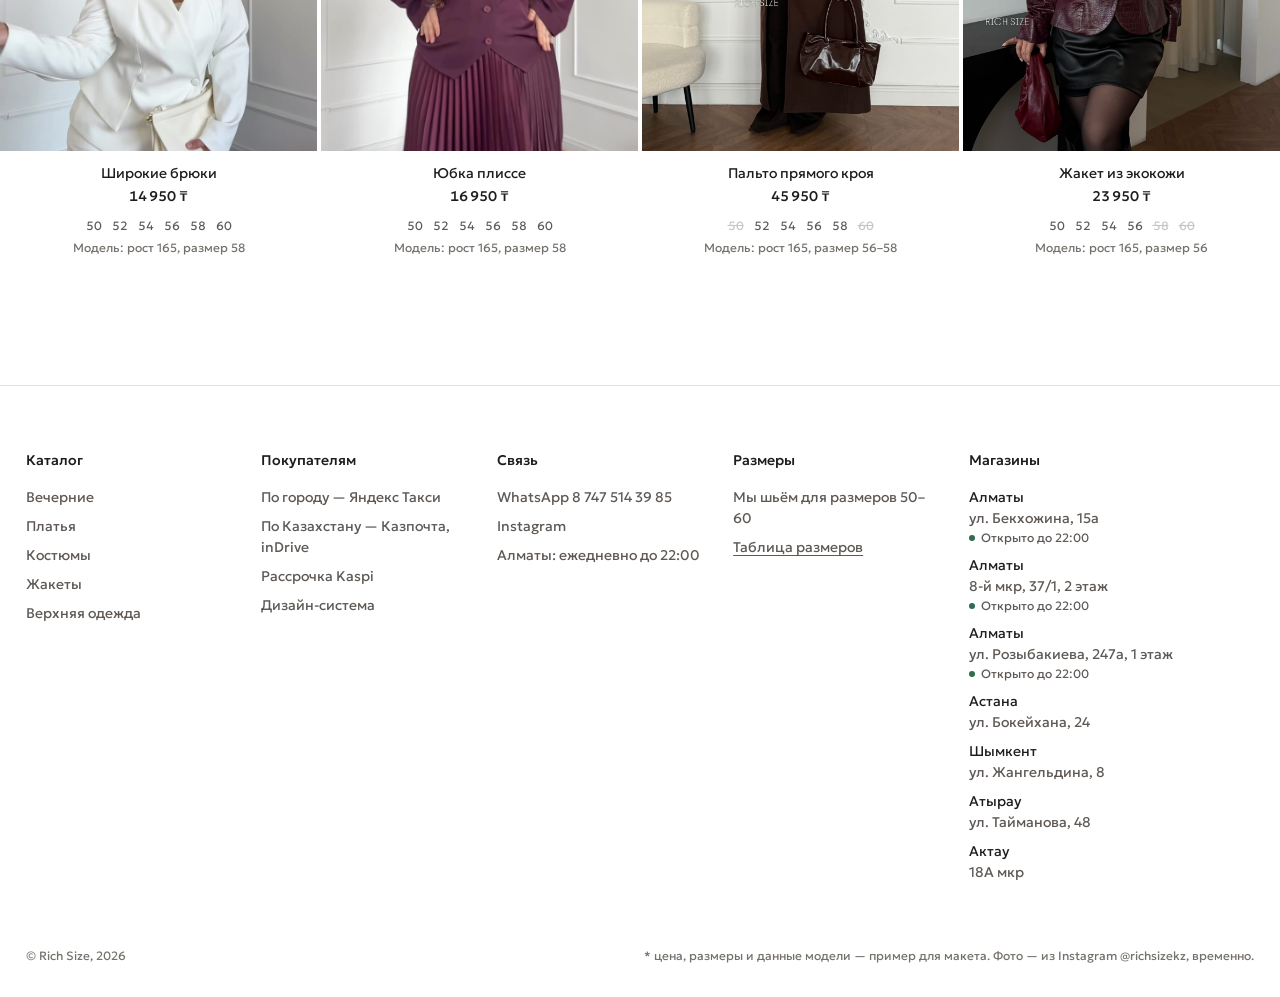
<file: galereya/product.html>
<!doctype html>
<html lang="ru" data-photos="../assets/photos/">
<head>
<meta charset="utf-8">
<meta name="viewport" content="width=device-width, initial-scale=1">
<meta name="robots" content="noindex, nofollow">
<title>Rich Size</title>
<meta name="description" content="Женская одежда размеров 50–60 от Rich Size: магазины в Алматы, Астане, Шымкенте, Атырау и Актау, доставка по Казахстану.">
<link rel="preconnect" href="https://fonts.googleapis.com">
<link rel="preconnect" href="https://fonts.gstatic.com" crossorigin>
<link href="https://fonts.googleapis.com/css2?family=Cinzel&family=Geologica:wght@200;300;400;500&display=swap" rel="stylesheet">
<link rel="stylesheet" href="tokens.css">
<link rel="stylesheet" href="style.css">
</head>
<body>
<svg width="0" height="0" style="position:absolute" aria-hidden="true">
  <symbol id="i-bag" viewBox="0 0 24 24"><path d="M5.5 8.5h13l-1 12h-11l-1-12Z"/><path d="M9 8.5V7a3 3 0 0 1 6 0v1.5"/></symbol>
  <symbol id="i-search" viewBox="0 0 24 24"><circle cx="11" cy="11" r="6"/><path d="m15.5 15.5 4 4"/></symbol>
  <symbol id="i-menu" viewBox="0 0 24 24"><path d="M4 8h16M4 16h16"/></symbol>
  <symbol id="i-close" viewBox="0 0 24 24"><path d="m6 6 12 12M18 6 6 18"/></symbol>
  <symbol id="i-chat" viewBox="0 0 24 24"><path d="M5 19.5 6.1 16A7.5 7.5 0 1 1 8.6 18.5L5 19.5Z"/></symbol>
  <symbol id="i-minus" viewBox="0 0 24 24"><path d="M5 12h14"/></symbol>
  <symbol id="i-plus" viewBox="0 0 24 24"><path d="M5 12h14M12 5v14"/></symbol>
</svg>

<header class="head" data-head>
  <div class="head__row">
    <nav class="nav" aria-label="Основное">
      <a class="hot" href="catalog.html" data-i18n="new">Новинки</a>
      <a href="catalog.html" data-i18n="catalog">Каталог</a>
      <a href="catalog.html?cat=evening" data-cat-name="evening">Вечерние</a>
      <a href="index.html#stores" data-i18n="stores">Магазины</a>
    </nav>
    <button class="icon-btn menu-btn" data-menu-open data-i18n-aria="menu" aria-label="Меню"><svg class="icon"><use href="#i-menu"/></svg></button>
    <a class="mark" href="index.html" aria-label="Rich Size — на главную">RICH SIZE</a>
    <div class="tools">
      <div class="lang" role="group" aria-label="Язык"><button data-lang="kk" aria-pressed="false">ҚАЗ</button><button data-lang="ru" aria-pressed="true">РУС</button></div>
      <button class="caps size-trigger" data-toggle="size-pop" aria-expanded="false"><span data-i18n="size">Размер</span> <b data-size-current>—</b></button>
      <button class="icon-btn" data-i18n-aria="search" aria-label="Поиск"><svg class="icon"><use href="#i-search"/></svg></button>
      <button class="icon-btn" data-cart-open data-i18n-aria="cart" aria-label="Корзина"><svg class="icon"><use href="#i-bag"/></svg><span class="count" data-cart-count hidden>0</span></button>
    </div>
  </div>
  <div class="size-pop" id="size-pop" data-popover hidden>
    <p data-kk="Өлшеміңізді бір рет таңдаңыз — каталог тек сізге келетін заттарды көрсетеді.">Выберите размер один раз — каталог покажет только вещи этого размера.</p>
    <div class="size-row" role="group" aria-label="Размер">
      <button data-size-set="50">50</button><button data-size-set="52">52</button><button data-size-set="54">54</button><button data-size-set="56">56</button><button data-size-set="58">58</button><button data-size-set="60">60</button>
    </div>
  </div>
</header>

<main data-pdp>
  <div class="pdp">
    <div class="pdp__photos" data-pdp-stack></div>
    <div class="pdp__info">
      <div class="pdp__panel">
        <div class="pdp__inner">
          <h1 data-pdp-name>Классический жакет</h1>
          <div class="name-alt" data-pdp-name-alt></div>
          <div class="sku" data-pdp-cat></div>
          <div class="price-row">
            <div><span class="price" data-pdp-price></span><span class="price-old" data-pdp-old hidden></span></div>
            <a class="kaspi-link" href="#tab-pay" data-tab-go="pay">Kaspi: <span data-pdp-kaspi></span></a>
          </div>
          <div class="example-note" data-pdp-example hidden data-i18n="example">Цена, размеры и данные модели — пример для макета</div>

          <div class="block">
            <div class="block__head"><span><span data-kk="Түсі">Цвет</span>: <span data-pdp-color-name></span></span></div>
            <div class="swatches" data-pdp-colors></div>
          </div>

          <hr class="rule">

          <div class="block" style="margin-top:var(--s-5)">
            <div class="block__head"><span data-pdp-size-note>Размер</span><a class="u" href="#tab-sizes" data-tab-go="sizes" data-i18n="sizeChart">Таблица размеров</a></div>
            <div class="pdp-sizes" data-pdp-sizes></div>
            <div class="fit-line"><span><span data-i18n="modelHeight">Рост модели</span> <b><span data-pdp-model-height></span>&nbsp;см</b></span><span><span data-i18n="modelSize">Размер на модели</span> <b data-pdp-model-size></b></span></div>
          </div>

          <div class="buy">
            <button class="btn" data-pdp-add><span data-add-label>Выберите размер</span></button>
            <a class="ask" href="#" data-pdp-wa target="_blank" rel="noopener"><svg class="icon"><use href="#i-chat"/></svg><span data-i18n="stylist">Спросить стилиста в WhatsApp</span></a>
          </div>
          <div class="where" data-kk="7 дүкенде киіп көруге болады: Алматы, Астана, Шымкент, Атырау, Ақтау.">Примерить можно в семи магазинах: Алматы, Астана, Шымкент, Атырау, Актау.</div>

          <div class="tabs" role="tablist">
            <button role="tab" id="t-about" aria-controls="tab-about" aria-selected="true" data-tab="about" data-kk="Сипаттама">Описание</button>
            <button role="tab" id="t-sizes" aria-controls="tab-sizes" aria-selected="false" data-tab="sizes" data-i18n="sizes">Размеры</button>
            <button role="tab" id="t-delivery" aria-controls="tab-delivery" aria-selected="false" data-tab="delivery" data-i18n="delivery">Доставка</button>
            <button role="tab" id="t-pay" aria-controls="tab-pay" aria-selected="false" data-tab="pay" data-kk="Төлем">Оплата</button>
          </div>
          <div class="tab-body" role="tabpanel" id="tab-about" aria-labelledby="t-about">
            <p><span data-pdp-name></span>. <span data-kk="Өлшемдері:">Размеры:</span> <span data-pdp-sizes-text></span>.</p>
            <p data-kk="Құрамы мен күтімі — тапсырыс берушінің деректерінен кейін толтырылады.">Состав и уход — заполним по данным магазина.</p>
          </div>
          <div class="tab-body" role="tabpanel" id="tab-sizes" aria-labelledby="t-sizes" hidden>
            <div class="sc" data-size-chart></div>
            <p style="margin-top:var(--s-3)" data-i18n="approx">Мерки ориентировочные, см</p>
          </div>
          <div class="tab-body" role="tabpanel" id="tab-delivery" aria-labelledby="t-delivery" hidden>
            <p data-kk="Қала бойынша — Яндекс Такси.">По городу — Яндекс Такси.</p>
            <p data-kk="Қазақстан бойынша — Қазпошта, inDrive.">По Казахстану — Казпочта, inDrive.</p>
          </div>
          <div class="tab-body" role="tabpanel" id="tab-pay" aria-labelledby="t-pay" hidden>
            <p data-kk="Сайтта картамен немесе Kaspi бөліп төлеу арқылы. Есептеу — мысал.">Картой на сайте или в рассрочку Kaspi. Расчёт рассрочки — пример.</p>
            <p data-kk="Немесе WhatsApp арқылы тапсырыс беріп, дүкенде төлеңіз.">Или закажите через WhatsApp и оплатите в магазине.</p>
          </div>
        </div>
      </div>
    </div>
  </div>

  <section class="more" aria-labelledby="more-title">
    <h2 id="more-title" data-kk="Бейнені толықтырыңыз">Дополните образ</h2>
    <div class="grid grid--4" data-products="related:trousers-wide,skirt-pleated,coat-straight,jacket-leather" data-limit="4"></div>
  </section>
</main>

<footer class="foot">
  <div class="foot__grid">
    <div><h2 class="foot-h" data-i18n="catalog">Каталог</h2><ul>
      <li><a href="catalog.html?cat=evening" data-cat-name="evening">Вечерние</a></li>
      <li><a href="catalog.html?cat=dresses" data-cat-name="dresses">Платья</a></li>
      <li><a href="catalog.html?cat=suits" data-cat-name="suits">Костюмы</a></li>
      <li><a href="catalog.html?cat=jackets" data-cat-name="jackets">Жакеты</a></li>
      <li><a href="catalog.html?cat=outer" data-cat-name="outer">Верхняя одежда</a></li>
    </ul></div>
    <div id="foot-delivery"><h2 class="foot-h" data-kk="Сатып алушыларға">Покупателям</h2><ul>
      <li data-kk="Қала бойынша — Яндекс Такси">По городу — Яндекс Такси</li>
      <li data-kk="Қазақстан бойынша — Қазпошта, inDrive">По Казахстану — Казпочта, inDrive</li>
      <li data-kk="Kaspi бөліп төлеу">Рассрочка Kaspi</li>
      <li><a href="system.html" data-kk="Дизайн-жүйе">Дизайн-система</a></li>
    </ul></div>
    <div><h2 class="foot-h" data-kk="Байланыс">Связь</h2><ul>
      <li><a href="#" data-wa="Здравствуйте!" style="white-space:nowrap">WhatsApp 8&nbsp;747&nbsp;514&nbsp;39&nbsp;85</a></li>
      <li><a href="https://www.instagram.com/richsizekz/" target="_blank" rel="noopener">Instagram</a></li>
      <li data-kk="Алматы: күн сайын 22:00-ге дейін">Алматы: ежедневно до 22:00</li>
    </ul></div>
    <div><h2 class="foot-h" data-kk="Өлшемдер">Размеры</h2><ul>
      <li data-kk="Біз 50–60 өлшемдерге тігеміз">Мы шьём для размеров 50–60</li>
      <li><a class="u" href="product.html?id=jacket-leather#sizes" data-i18n="sizeChart">Таблица размеров</a></li>
    </ul></div>
    <div id="foot-stores"><h2 class="foot-h" data-i18n="stores">Магазины</h2><ul class="stores-list" data-stores></ul></div>
  </div>
  <div class="foot__base"><span>© Rich Size, 2026</span><span data-kk="* баға, өлшемдер мен модель деректері — макетке арналған мысал. Фотолар — @richsizekz Instagram-нан, уақытша.">* цена, размеры и данные модели — пример для макета. Фото — из Instagram @richsizekz, временно.</span></div>
</footer>

<div class="scrim" data-scrim></div>
<aside class="drawer" data-cart aria-label="Корзина">
  <div class="drawer__head"><span data-i18n="cart">Корзина</span><button class="icon-btn" data-cart-close data-i18n-aria="close" aria-label="Закрыть"><svg class="icon"><use href="#i-close"/></svg></button></div>
  <div class="drawer__body">
    <div class="cart-empty" data-cart-empty><b data-i18n="empty">Корзина пуста</b><p data-i18n="emptyHint">Выберите размер и добавьте вещь — она появится здесь.</p><a class="text-link" href="catalog.html" data-kk="Каталогқа өту">Перейти в каталог</a></div>
    <div data-cart-list></div>
  </div>
  <div class="drawer__foot" data-cart-full hidden>
    <div class="total"><span data-i18n="total">Итого</span><b data-cart-total>0 ₸</b></div>
    <div class="kaspi-line">Kaspi: <span data-cart-kaspi></span></div>
    <a class="btn" href="#" data-i18n="checkout">Оформить заказ</a>
    <a class="ask" href="#" data-cart-wa target="_blank" rel="noopener"><svg class="icon"><use href="#i-chat"/></svg><span data-i18n="checkoutWa">Заказать через WhatsApp</span></a>
  </div>
</aside>
<aside class="drawer drawer--left" data-menu aria-label="Меню">
  <div class="drawer__head"><span class="mark" style="font-size:var(--fs-m)">RICH SIZE</span><button class="icon-btn" data-menu-close data-i18n-aria="close" aria-label="Закрыть"><svg class="icon"><use href="#i-close"/></svg></button></div>
  <div class="drawer__body"><ul class="menu-list">
    <li><a class="hot" href="catalog.html" data-i18n="new">Новинки</a></li>
    <li><a href="catalog.html" data-i18n="catalog">Каталог</a></li>
    <li><a href="catalog.html?cat=evening" data-cat-name="evening">Вечерние</a></li>
    <li><a href="catalog.html?cat=suits" data-cat-name="suits">Костюмы</a></li>
    <li><a href="#stores" data-i18n="stores">Магазины</a></li>
    <li><button class="text-link" style="border:0;font-size:var(--fs-m);text-transform:none;min-height:56px" data-toggle="size-pop"><span data-i18n="yourSize">Ваш размер</span>: <span data-size-current>—</span></button></li>
  </ul><div class="lang menu-lang" role="group" aria-label="Язык"><button data-lang="kk" aria-pressed="false">Қазақша</button><button data-lang="ru" aria-pressed="true">Русский</button></div></div>
</aside>
<div class="toast" data-toast role="status" aria-live="polite"></div>

<template id="tpl-card"><a class="card" data-slot="link"><div class="card__media"><img data-slot="img" src="../assets/photos/black-blazer.jpg" alt=""><img data-slot="img2" src="../assets/photos/black-blazer-portrait.jpg" alt=""><span class="badge" data-slot="badge"></span></div><div class="card__body"><div class="card__name" data-slot="name"></div><div class="card__price"><span data-slot="price"></span><s data-slot="old"></s></div><ul class="card__sizes" data-slot="size-list" aria-label="Размеры"></ul><div class="card__fit" data-slot="fit"></div><div class="card__fit card__fit--short" data-slot="fit-short"></div></div></a></template>
<template id="tpl-cart-item"><div class="line-item"><img data-slot="img" src="../assets/photos/black-blazer.jpg" alt=""><div><div class="line-item__name" data-slot="name"></div><div class="line-item__meta" data-slot="meta"></div><div class="stepper"><button data-qty-dec aria-label="Меньше"><svg class="icon" style="width:14px;height:14px"><use href="#i-minus"/></svg></button><span data-slot="qty"></span><button data-qty-inc aria-label="Больше"><svg class="icon" style="width:14px;height:14px"><use href="#i-plus"/></svg></button></div></div><div class="line-item__side"><span data-slot="price"></span><button data-remove data-i18n="remove">Удалить</button></div></div></template>
<template id="tpl-store"><li><b data-slot="city"></b><span data-slot="addr"></span><span class="store-status" data-slot="status"></span></li></template>

<script src="../shared/products.js"></script>
<script src="../shared/app.js"></script>
</body>
</html>
</file>
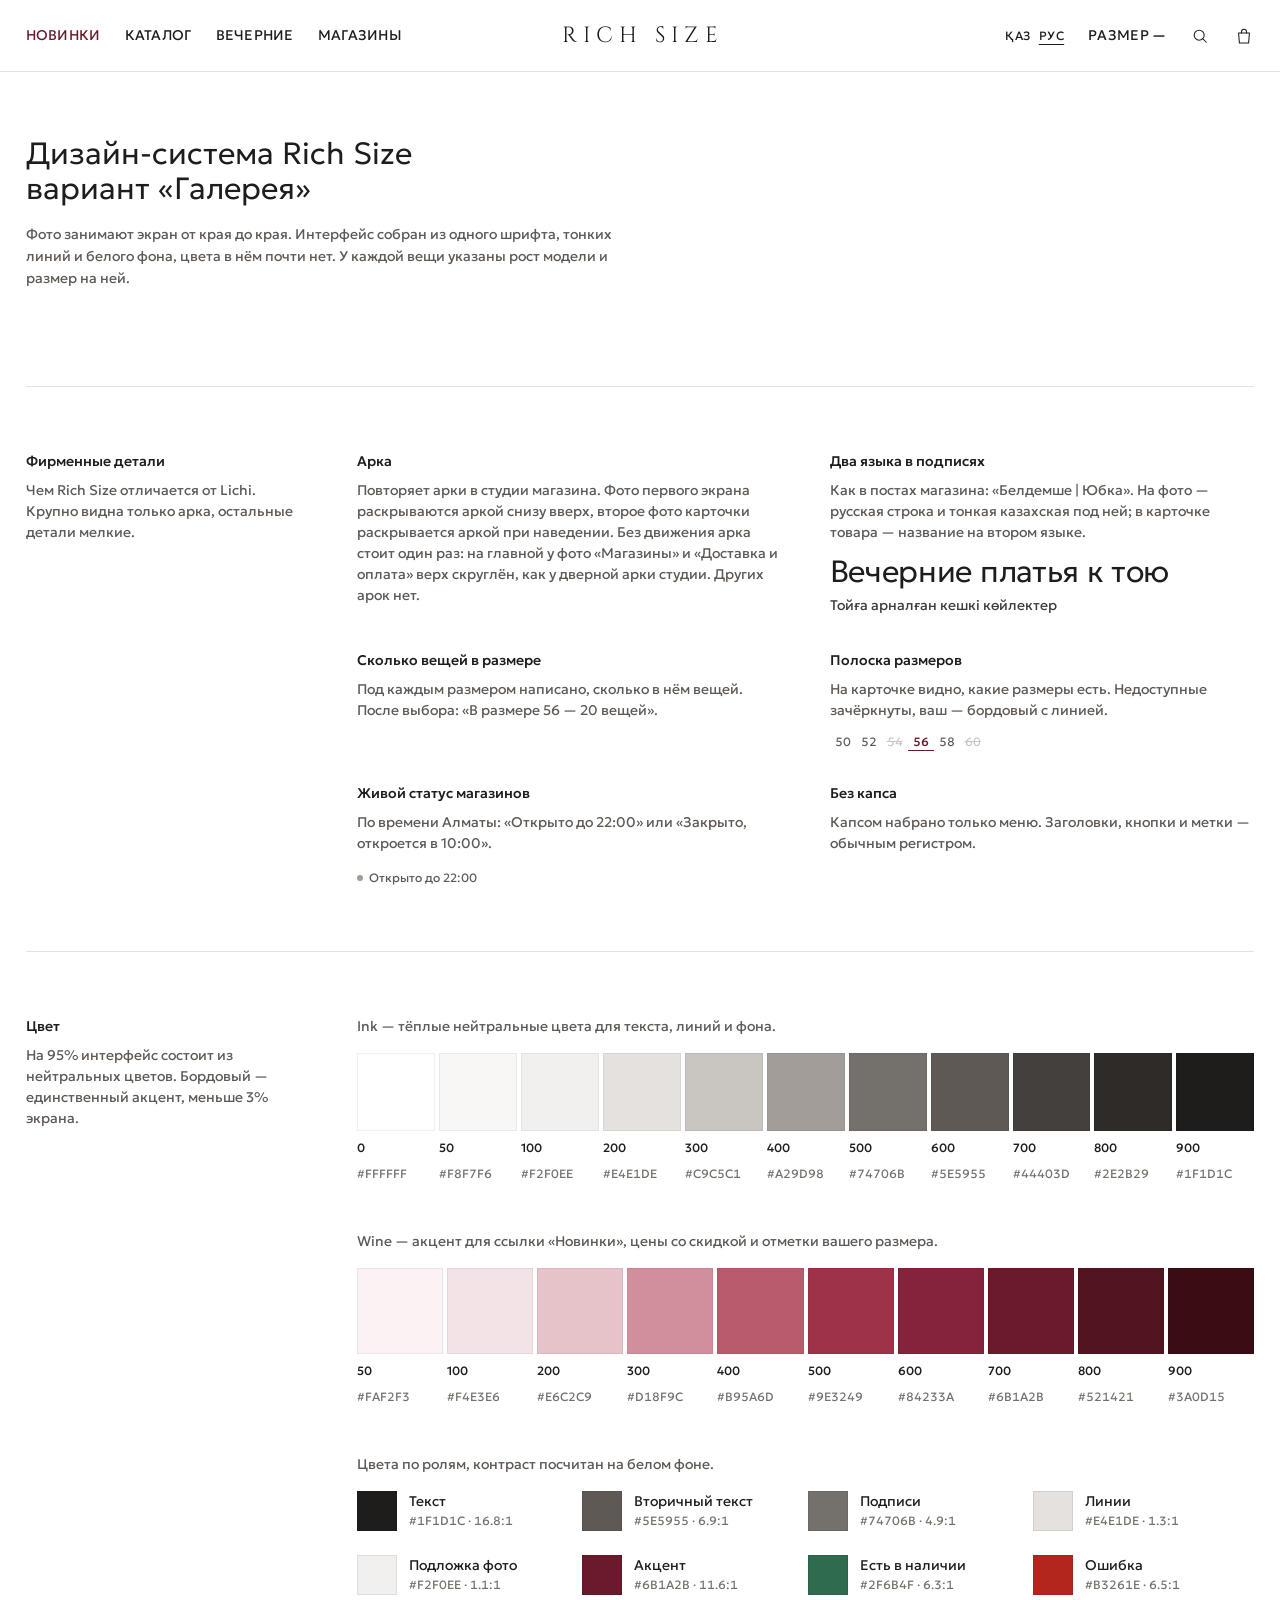
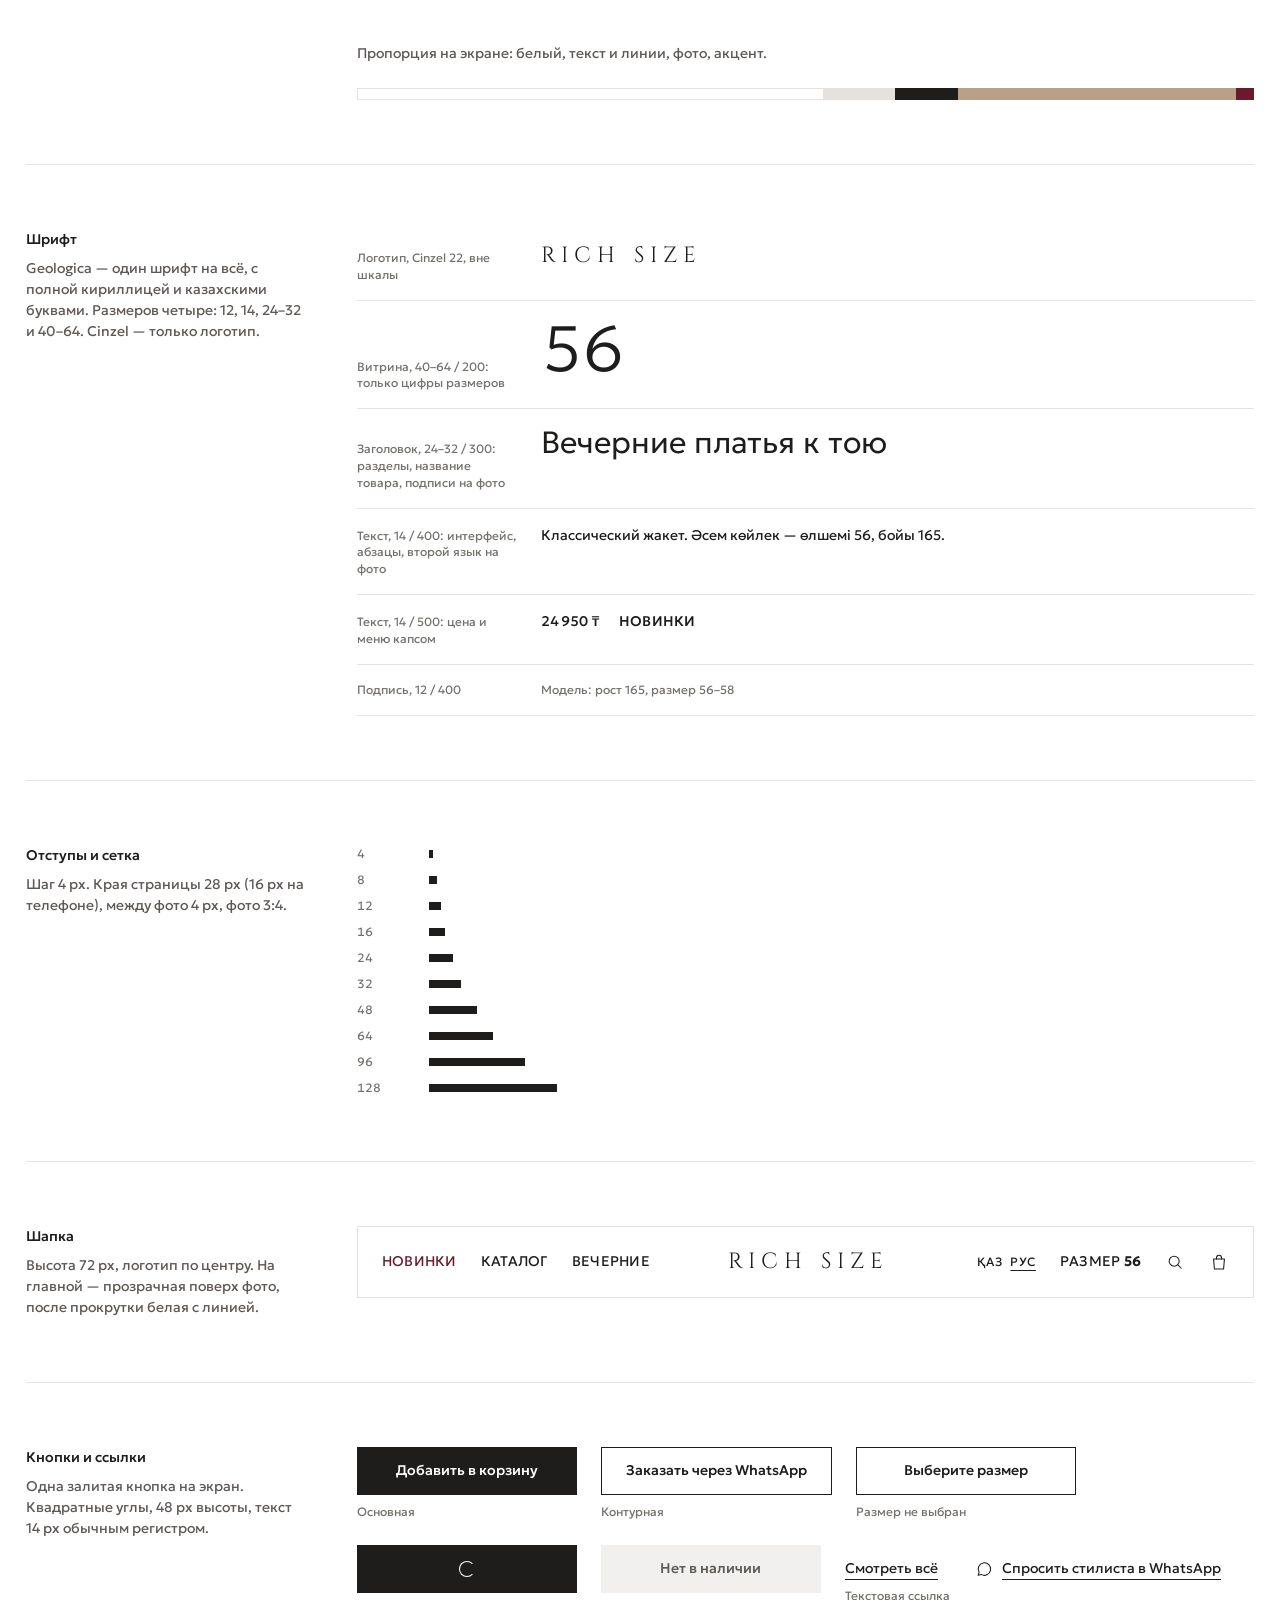
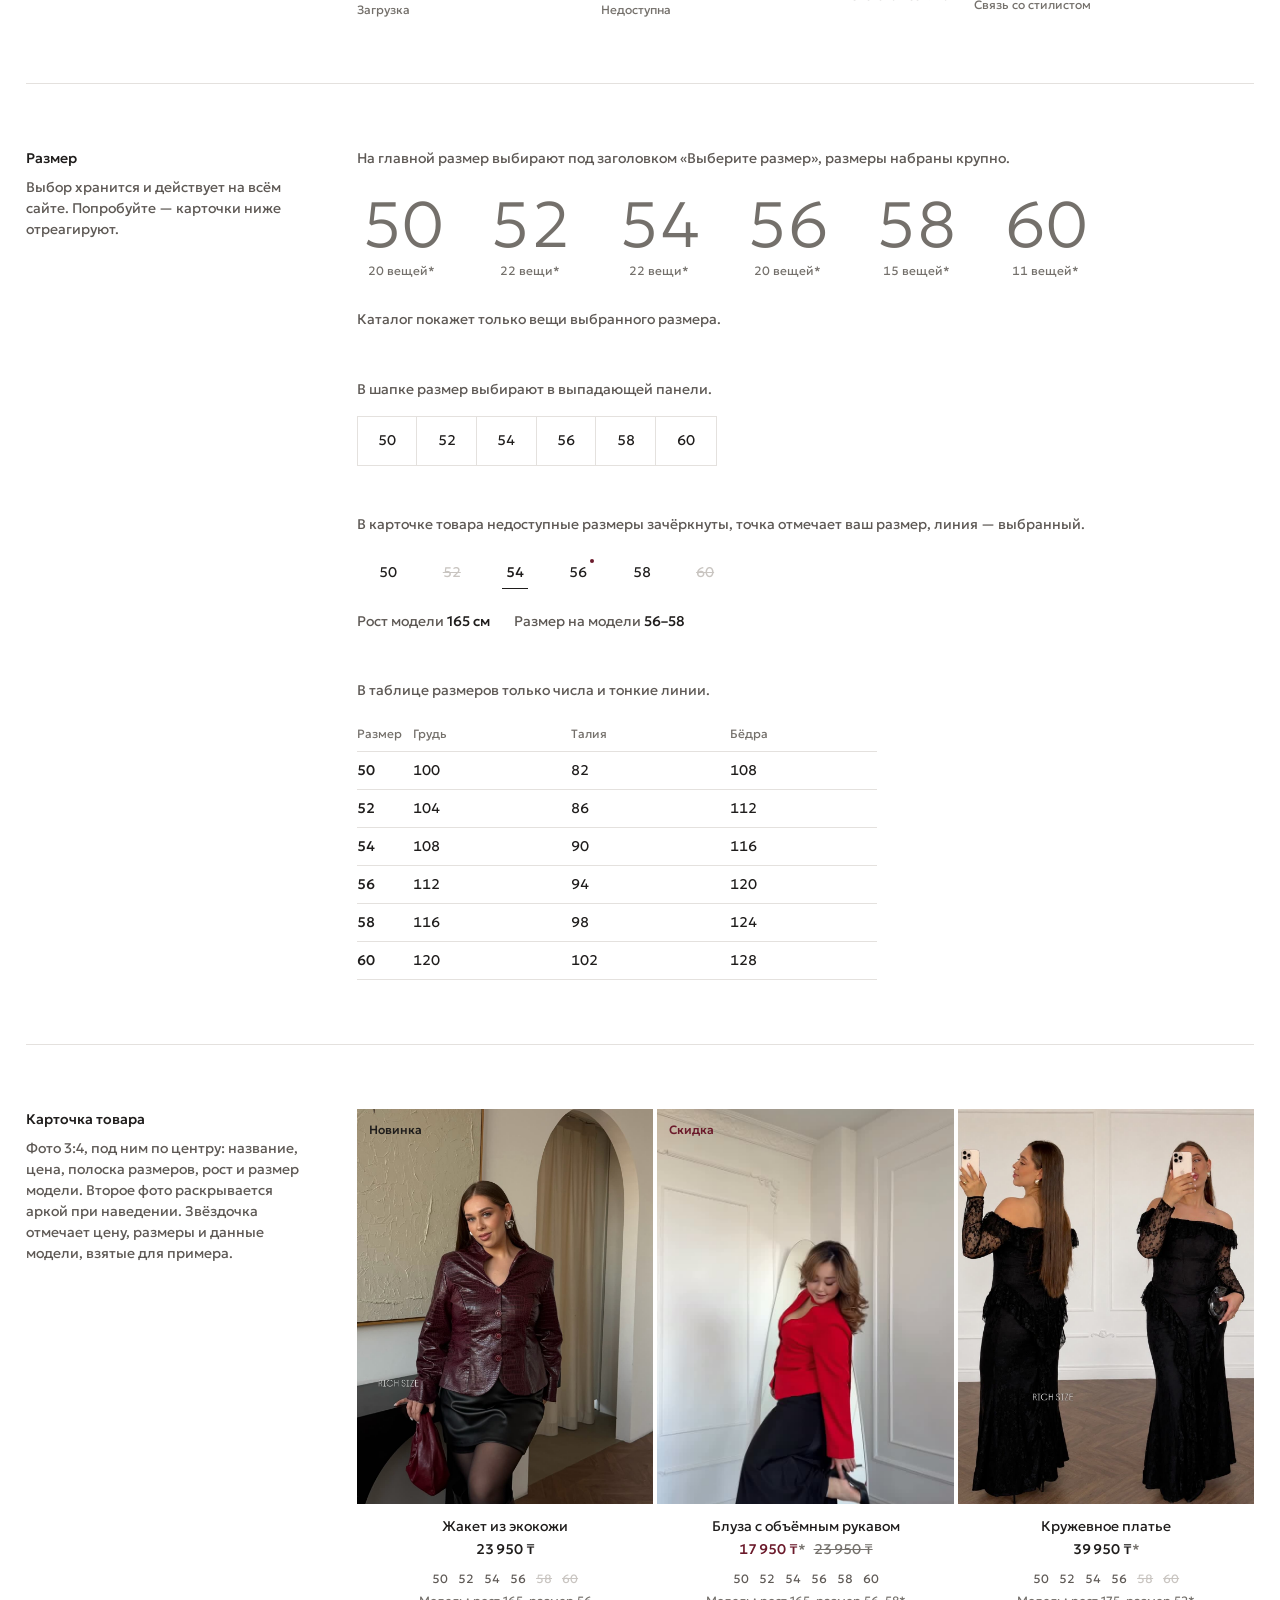
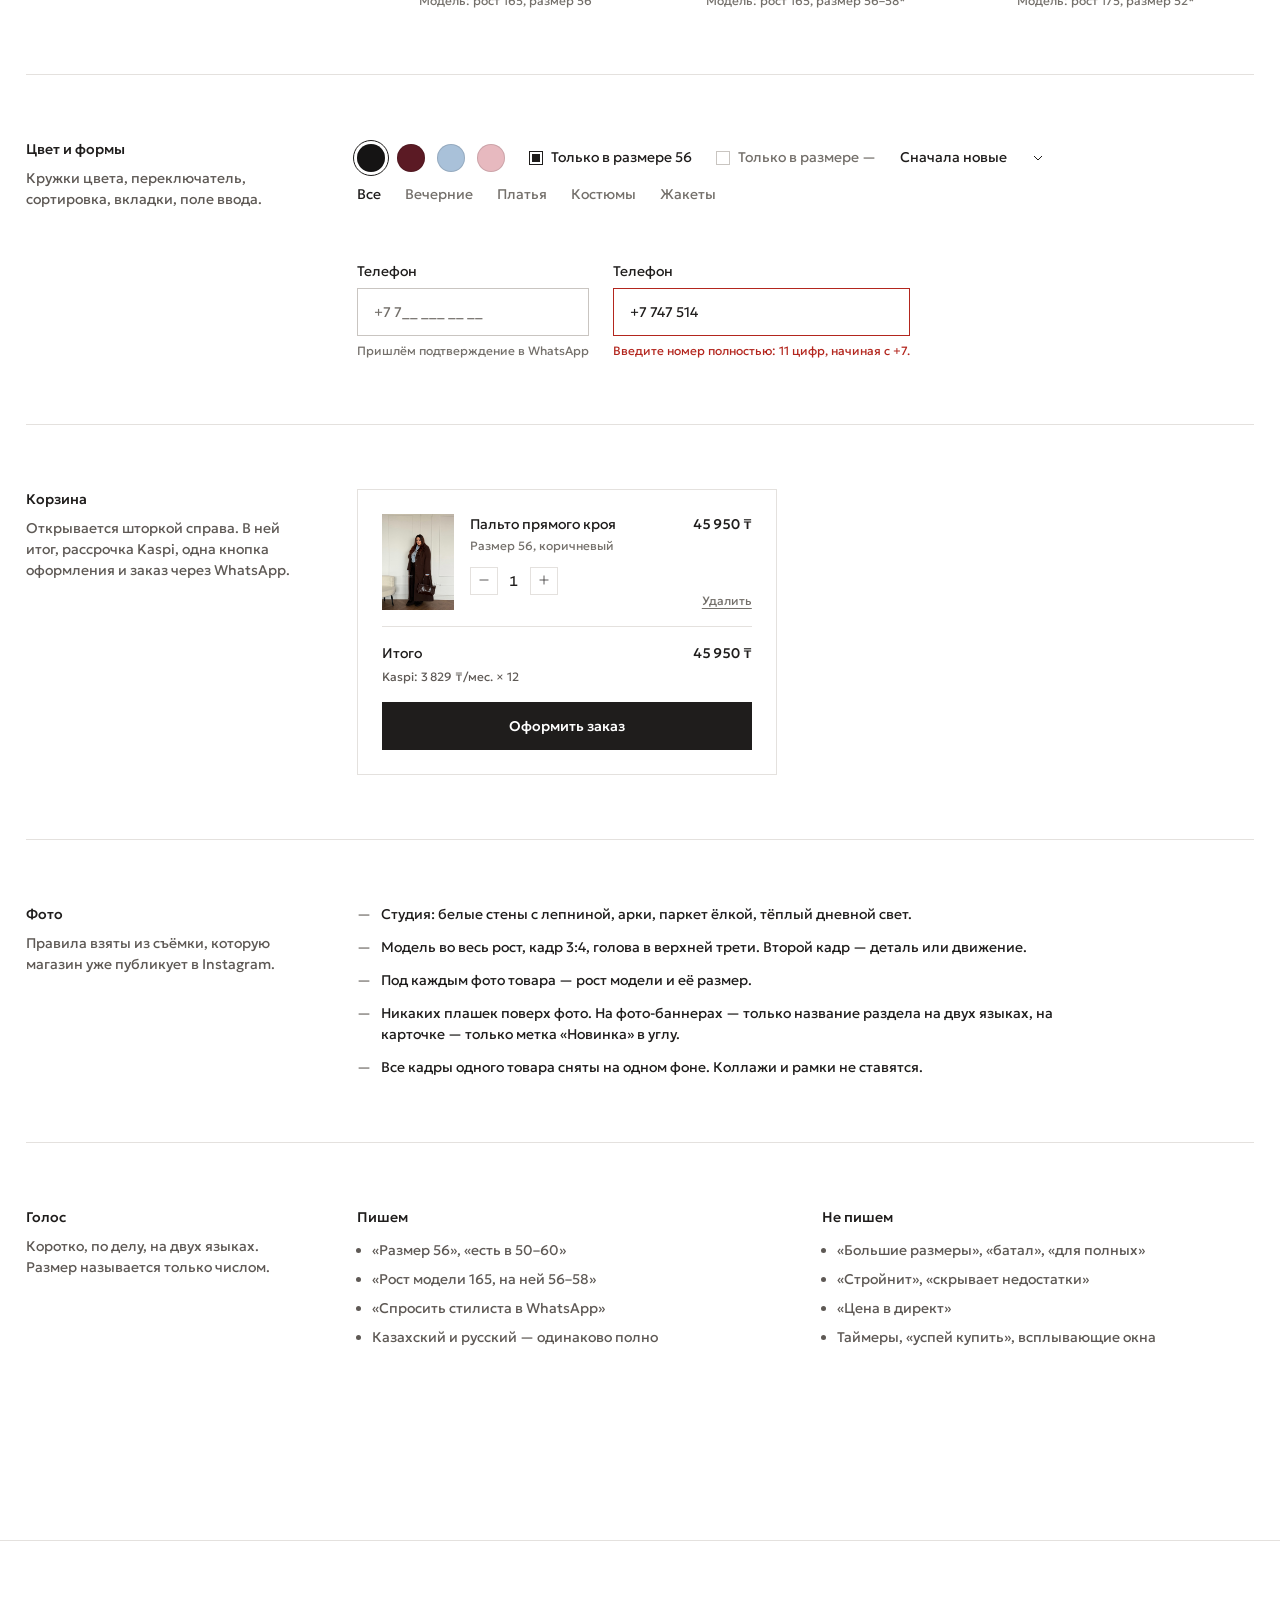
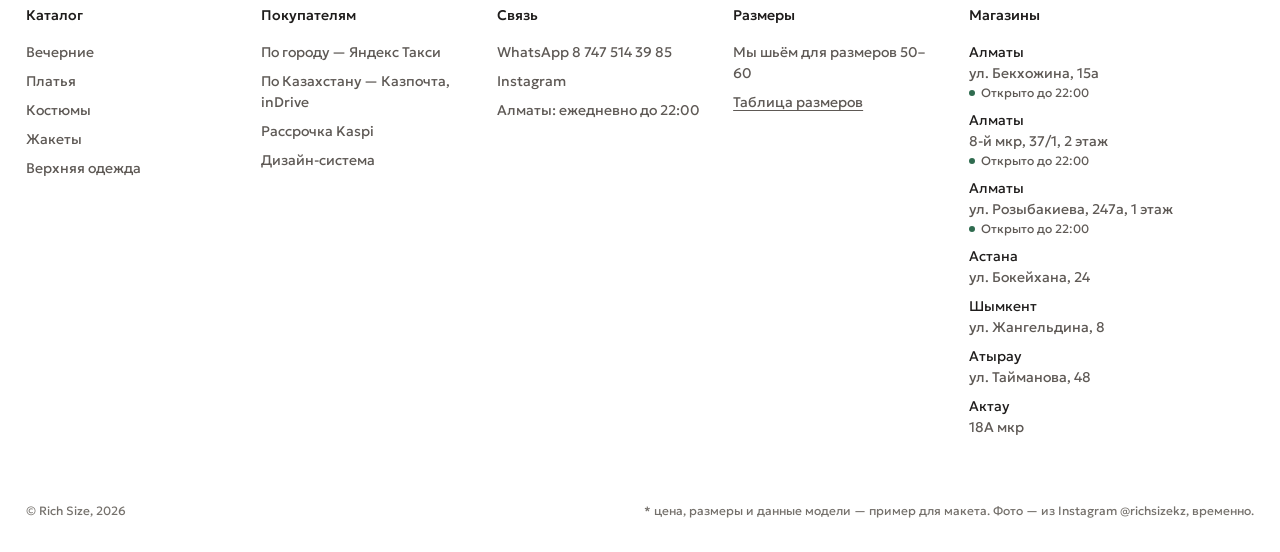
<file: galereya/system.html>
<!doctype html>
<html lang="ru" data-photos="../assets/photos/">
<head>
<meta charset="utf-8">
<meta name="viewport" content="width=device-width, initial-scale=1">
<meta name="robots" content="noindex, nofollow">
<title>Дизайн-система «Галерея» — Rich Size</title>
<meta name="description" content="Женская одежда размеров 50–60 от Rich Size: магазины в Алматы, Астане, Шымкенте, Атырау и Актау, доставка по Казахстану.">
<link rel="preconnect" href="https://fonts.googleapis.com">
<link rel="preconnect" href="https://fonts.gstatic.com" crossorigin>
<link href="https://fonts.googleapis.com/css2?family=Cinzel&family=Geologica:wght@200;300;400;500&display=swap" rel="stylesheet">
<link rel="stylesheet" href="tokens.css">
<link rel="stylesheet" href="style.css">
</head>
<body>
<svg width="0" height="0" style="position:absolute" aria-hidden="true">
  <symbol id="i-bag" viewBox="0 0 24 24"><path d="M5.5 8.5h13l-1 12h-11l-1-12Z"/><path d="M9 8.5V7a3 3 0 0 1 6 0v1.5"/></symbol>
  <symbol id="i-search" viewBox="0 0 24 24"><circle cx="11" cy="11" r="6"/><path d="m15.5 15.5 4 4"/></symbol>
  <symbol id="i-menu" viewBox="0 0 24 24"><path d="M4 8h16M4 16h16"/></symbol>
  <symbol id="i-close" viewBox="0 0 24 24"><path d="m6 6 12 12M18 6 6 18"/></symbol>
  <symbol id="i-chat" viewBox="0 0 24 24"><path d="M5 19.5 6.1 16A7.5 7.5 0 1 1 8.6 18.5L5 19.5Z"/></symbol>
  <symbol id="i-minus" viewBox="0 0 24 24"><path d="M5 12h14"/></symbol>
  <symbol id="i-plus" viewBox="0 0 24 24"><path d="M5 12h14M12 5v14"/></symbol>
</svg>

<header class="head" data-head>
  <div class="head__row">
    <nav class="nav" aria-label="Основное">
      <a class="hot" href="catalog.html" data-i18n="new">Новинки</a>
      <a href="catalog.html" data-i18n="catalog">Каталог</a>
      <a href="catalog.html?cat=evening" data-cat-name="evening">Вечерние</a>
      <a href="index.html#stores" data-i18n="stores">Магазины</a>
    </nav>
    <button class="icon-btn menu-btn" data-menu-open data-i18n-aria="menu" aria-label="Меню"><svg class="icon"><use href="#i-menu"/></svg></button>
    <a class="mark" href="index.html" aria-label="Rich Size — на главную">RICH SIZE</a>
    <div class="tools">
      <div class="lang" role="group" aria-label="Язык"><button data-lang="kk" aria-pressed="false">ҚАЗ</button><button data-lang="ru" aria-pressed="true">РУС</button></div>
      <button class="caps size-trigger" data-toggle="size-pop" aria-expanded="false"><span data-i18n="size">Размер</span> <b data-size-current>—</b></button>
      <button class="icon-btn" data-i18n-aria="search" aria-label="Поиск"><svg class="icon"><use href="#i-search"/></svg></button>
      <button class="icon-btn" data-cart-open data-i18n-aria="cart" aria-label="Корзина"><svg class="icon"><use href="#i-bag"/></svg><span class="count" data-cart-count hidden>0</span></button>
    </div>
  </div>
  <div class="size-pop" id="size-pop" data-popover hidden>
    <p data-kk="Өлшеміңізді бір рет таңдаңыз — каталог тек сізге келетін заттарды көрсетеді.">Выберите размер один раз — каталог покажет только вещи этого размера.</p>
    <div class="size-row" role="group" aria-label="Размер">
      <button data-size-set="50">50</button><button data-size-set="52">52</button><button data-size-set="54">54</button><button data-size-set="56">56</button><button data-size-set="58">58</button><button data-size-set="60">60</button>
    </div>
  </div>
</header>

<main class="sys">
  <div class="sys__intro">
    <h1>Дизайн-система Rich Size<br>вариант «Галерея»</h1>
    <p>Фото занимают экран от края до края. Интерфейс собран из одного шрифта, тонких линий и белого фона, цвета в нём почти нет. У каждой вещи указаны рост модели и размер на ней.</p>
  </div>

  <section class="sys-sec">
    <h2>Фирменные детали<small>Чем Rich Size отличается от Lichi. Крупно видна только арка, остальные детали мелкие.</small></h2>
    <div>
      <div class="sig">
        <div class="sig__item"><b>Арка</b><p>Повторяет арки в студии магазина. Фото первого экрана раскрываются аркой снизу вверх, второе фото карточки раскрывается аркой при наведении. Без движения арка стоит один раз: на главной у фото «Магазины» и «Доставка и оплата» верх скруглён, как у дверной арки студии. Других арок нет.</p></div>
        <div class="sig__item"><b>Два языка в подписях</b><p>Как в постах магазина: «Белдемше | Юбка». На фото — русская строка и тонкая казахская под ней; в карточке товара — название на втором языке.</p><span class="cap sig__cap"><span class="cap__main">Вечерние платья к&nbsp;тою</span><span class="cap__sub">Тойға арналған кешкі көйлектер</span></span></div>
        <div class="sig__item"><b>Сколько вещей в размере</b><p>Под каждым размером написано, сколько в нём вещей. После выбора: «В размере 56 — 20 вещей».</p></div>
        <div class="sig__item"><b>Полоска размеров</b><p>На карточке видно, какие размеры есть. Недоступные зачёркнуты, ваш — бордовый с линией.</p><ul class="card__sizes sig__strip"><li>50</li><li>52</li><li data-off>54</li><li data-mine>56</li><li>58</li><li data-off>60</li></ul></div>
        <div class="sig__item"><b>Живой статус магазинов</b><p>По времени Алматы: «Открыто до 22:00» или «Закрыто, откроется в 10:00».</p><span class="store-status">Открыто до 22:00</span></div>
        <div class="sig__item"><b>Без капса</b><p>Капсом набрано только меню. Заголовки, кнопки и метки — обычным регистром.</p></div>
      </div>
    </div>
  </section>

  <section class="sys-sec">
    <h2>Цвет<small>На 95% интерфейс состоит из нейтральных цветов. Бордовый — единственный акцент, меньше 3% экрана.</small></h2>
    <div>
      <div class="sys-block">
        <p class="sys-sub">Ink — тёплые нейтральные цвета для текста, линий и фона.</p>
        <div class="scale" data-scale="ink"></div>
      </div>
      <div class="sys-block">
        <p class="sys-sub">Wine — акцент для ссылки «Новинки», цены со скидкой и отметки вашего размера.</p>
        <div class="scale scale--10" data-scale="wine"></div>
      </div>
      <div class="sys-block">
        <p class="sys-sub">Цвета по ролям, контраст посчитан на белом фоне.</p>
        <div class="roles" data-roles></div>
      </div>
      <div class="sys-block">
        <p class="sys-sub">Пропорция на экране: белый, текст и линии, фото, акцент.</p>
        <div class="share"><i style="--c:var(--ink-0);--w:52%;box-shadow:inset 0 0 0 1px var(--line)"></i><i style="--c:var(--ink-200);--w:8%"></i><i style="--c:var(--ink-900);--w:7%"></i><i style="--c:#b9a089;--w:31%"></i><i style="--c:var(--wine-700);--w:2%"></i></div>
      </div>
    </div>
  </section>

  <section class="sys-sec">
    <h2>Шрифт<small>Geologica — один шрифт на всё, с полной кириллицей и казахскими буквами. Размеров четыре: 12, 14, 24–32 и 40–64. Cinzel — только логотип.</small></h2>
    <div>
      <div class="type-row"><code>Логотип, Cinzel 22, вне шкалы</code><span class="mark" style="padding-left:0">RICH SIZE</span></div>
      <div class="type-row"><code>Витрина, 40–64 / 200: только цифры размеров</code><span style="font-size:var(--fs-xl);font-weight:200;line-height:1" class="num">56</span></div>
      <div class="type-row"><code>Заголовок, 24–32 / 300: разделы, название товара, подписи на фото</code><span style="font-size:var(--fs-l);font-weight:300;line-height:1.15">Вечерние платья к тою</span></div>
      <div class="type-row"><code>Текст, 14 / 400: интерфейс, абзацы, второй язык на фото</code><span>Классический жакет. Әсем көйлек — өлшемі 56, бойы 165.</span></div>
      <div class="type-row"><code>Текст, 14 / 500: цена и меню капсом</code><span class="num" style="font-weight:500">24&#8239;950&nbsp;₸ <span class="caps" style="margin-left:var(--s-4)">Новинки</span></span></div>
      <div class="type-row"><code>Подпись, 12 / 400</code><span style="font-size:var(--fs-s);color:var(--text-3)">Модель: рост 165, размер 56–58</span></div>
    </div>
  </section>

  <section class="sys-sec">
    <h2>Отступы и сетка<small>Шаг 4 px. Края страницы 28 px (16 px на телефоне), между фото 4 px, фото 3:4.</small></h2>
    <div class="spacing">
      <div><span>4</span><i style="--w:4px"></i></div><div><span>8</span><i style="--w:8px"></i></div><div><span>12</span><i style="--w:12px"></i></div><div><span>16</span><i style="--w:16px"></i></div><div><span>24</span><i style="--w:24px"></i></div><div><span>32</span><i style="--w:32px"></i></div><div><span>48</span><i style="--w:48px"></i></div><div><span>64</span><i style="--w:64px"></i></div><div><span>96</span><i style="--w:96px"></i></div><div><span>128</span><i style="--w:128px"></i></div>
    </div>
  </section>

  <section class="sys-sec">
    <h2>Шапка<small>Высота 72 px, логотип по центру. На главной — прозрачная поверх фото, после прокрутки белая с линией.</small></h2>
    <div class="head-demo"><div class="head__row"><nav class="nav"><a class="hot" href="#">Новинки</a><a href="#">Каталог</a><a href="#">Вечерние</a></nav><span class="mark">RICH SIZE</span><div class="tools"><div class="lang"><button aria-pressed="false">ҚАЗ</button><button aria-pressed="true">РУС</button></div><span class="caps">Размер <b>56</b></span><svg class="icon"><use href="#i-search"/></svg><svg class="icon"><use href="#i-bag"/></svg></div></div></div>
  </section>

  <section class="sys-sec">
    <h2>Кнопки и ссылки<small>Одна залитая кнопка на экран. Квадратные углы, 48 px высоты, текст 14 px обычным регистром.</small></h2>
    <div>
      <div class="demo-row">
        <div><button class="btn">Добавить в корзину</button><span class="demo-label">Основная</span></div>
        <div><button class="btn btn--line">Заказать через WhatsApp</button><span class="demo-label">Контурная</span></div>
        <div><button class="btn" data-state="need-size">Выберите размер</button><span class="demo-label">Размер не выбран</span></div>
      </div>
      <div class="demo-row" style="margin-top:var(--s-5)">
        <div><button class="btn" data-loading>Добавить</button><span class="demo-label">Загрузка</span></div>
        <div><button class="btn" disabled>Нет в наличии</button><span class="demo-label">Недоступна</span></div>
        <div><a class="text-link" href="#">Смотреть всё</a><span class="demo-label">Текстовая ссылка</span></div>
        <div><a class="ask" href="#"><svg class="icon"><use href="#i-chat"/></svg><span>Спросить стилиста в WhatsApp</span></a><span class="demo-label">Связь со стилистом</span></div>
      </div>
    </div>
  </section>

  <section class="sys-sec">
    <h2>Размер<small>Выбор хранится и действует на всём сайте. Попробуйте — карточки ниже отреагируют.</small></h2>
    <div>
      <div class="sys-block">
        <p class="sys-sub">На главной размер выбирают под заголовком «Выберите размер», размеры набраны крупно.</p>
        <div class="big-sizes" style="justify-content:flex-start" role="group" aria-label="Размер"><button data-size-set="50" data-size-toggle>50<small data-size-count="50"></small></button><button data-size-set="52" data-size-toggle>52<small data-size-count="52"></small></button><button data-size-set="54" data-size-toggle>54<small data-size-count="54"></small></button><button data-size-set="56" data-size-toggle>56<small data-size-count="56"></small></button><button data-size-set="58" data-size-toggle>58<small data-size-count="58"></small></button><button data-size-set="60" data-size-toggle>60<small data-size-count="60"></small></button></div>
        <p class="size-state" data-size-state style="margin-top:var(--s-5)"></p>
      </div>
      <div class="sys-block">
        <p class="sys-sub">В шапке размер выбирают в выпадающей панели.</p>
        <div class="size-row" style="max-width:360px" role="group" aria-label="Размер"><button data-size-set="50">50</button><button data-size-set="52">52</button><button data-size-set="54">54</button><button data-size-set="56">56</button><button data-size-set="58">58</button><button data-size-set="60">60</button></div>
      </div>
      <div class="sys-block">
        <p class="sys-sub">В карточке товара недоступные размеры зачёркнуты, точка отмечает ваш размер, линия — выбранный.</p>
        <div class="pdp-sizes" style="max-width:380px"><button class="size-btn">50</button><button class="size-btn" disabled>52</button><button class="size-btn" aria-pressed="true">54</button><button class="size-btn" data-mine>56</button><button class="size-btn">58</button><button class="size-btn" disabled>60</button></div>
        <div class="fit-line"><span>Рост модели <b>165&nbsp;см</b></span><span>Размер на модели <b>56–58</b></span></div>
      </div>
      <div class="sys-block">
        <p class="sys-sub">В таблице размеров только числа и тонкие линии.</p>
        <div class="sc" style="max-width:520px" data-size-chart></div>
      </div>
    </div>
  </section>

  <section class="sys-sec">
    <h2>Карточка товара<small>Фото 3:4, под ним по центру: название, цена, полоска размеров, рост и размер модели. Второе фото раскрывается аркой при наведении. Звёздочка отмечает цену, размеры и данные модели, взятые для примера.</small></h2>
    <div class="grid" data-products="ids:jacket-leather,blouse-red,dress-lace"></div>
  </section>

  <section class="sys-sec">
    <h2>Цвет и формы<small>Кружки цвета, переключатель, сортировка, вкладки, поле ввода.</small></h2>
    <div>
      <div class="demo-row">
        <div class="swatches"><button class="swatch" style="--c:#151414" aria-pressed="true" aria-label="чёрный"></button><button class="swatch" style="--c:#5B1A24" aria-pressed="false" aria-label="бордовый"></button><button class="swatch" style="--c:#A9C1D9" aria-pressed="false" aria-label="голубой"></button><button class="swatch" style="--c:#E7B9BF" aria-pressed="false" aria-label="розовый"></button></div>
        <button class="check" aria-pressed="true"><i></i>Только в размере 56</button>
        <button class="check" disabled><i></i>Только в размере —</button>
        <select class="select" aria-label="Сортировка"><option>Сначала новые</option><option>Сначала дешевле</option></select>
      </div>
      <div class="sys-block">
        <div class="cats" style="max-width:640px"><button aria-pressed="true">Все</button><button>Вечерние</button><button>Платья</button><button>Костюмы</button><button>Жакеты</button></div>
      </div>
      <div class="sys-block demo-row" style="align-items:start">
        <div class="field"><label for="ph">Телефон</label><input id="ph" inputmode="tel" placeholder="+7 7__ ___ __ __"><small>Пришлём подтверждение в WhatsApp</small></div>
        <div class="field" data-error><label for="ph2">Телефон</label><input id="ph2" value="+7 747 514" aria-invalid="true" aria-describedby="ph2e"><small id="ph2e">Введите номер полностью: 11 цифр, начиная с +7.</small></div>
      </div>
    </div>
  </section>

  <section class="sys-sec">
    <h2>Корзина<small>Открывается шторкой справа. В ней итог, рассрочка Kaspi, одна кнопка оформления и заказ через WhatsApp.</small></h2>
    <div class="demo-box" style="max-width:420px">
      <div class="line-item" style="border-top:0;padding-top:0"><img src="../assets/photos/brown-coat.jpg" alt=""><div><div class="line-item__name">Пальто прямого кроя</div><div class="line-item__meta">Размер 56, коричневый</div><div class="stepper"><button aria-label="Меньше"><svg class="icon" style="width:14px;height:14px"><use href="#i-minus"/></svg></button><span>1</span><button aria-label="Больше"><svg class="icon" style="width:14px;height:14px"><use href="#i-plus"/></svg></button></div></div><div class="line-item__side"><span class="num">45&#8239;950&nbsp;₸</span><button>Удалить</button></div></div>
      <div class="total" style="margin-top:var(--s-4)"><span>Итого</span><b>45&#8239;950&nbsp;₸</b></div>
      <div class="kaspi-line" style="font-size:var(--fs-s);color:var(--text-2);margin:var(--s-1) 0 var(--s-4)">Kaspi: 3&#8239;829 ₸/мес. × 12</div>
      <button class="btn">Оформить заказ</button>
    </div>
  </section>

  <section class="sys-sec">
    <h2>Фото<small>Правила взяты из съёмки, которую магазин уже публикует в Instagram.</small></h2>
    <ul class="rules">
      <li>Студия: белые стены с лепниной, арки, паркет ёлкой, тёплый дневной свет.</li>
      <li>Модель во весь рост, кадр 3:4, голова в верхней трети. Второй кадр — деталь или движение.</li>
      <li>Под каждым фото товара — рост модели и её размер.</li>
      <li>Никаких плашек поверх фото. На фото-баннерах — только название раздела на двух языках, на карточке — только метка «Новинка» в углу.</li>
      <li>Все кадры одного товара сняты на одном фоне. Коллажи и рамки не ставятся.</li>
    </ul>
  </section>

  <section class="sys-sec">
    <h2>Голос<small>Коротко, по делу, на двух языках. Размер называется только числом.</small></h2>
    <div class="do-dont">
      <div><h3>Пишем</h3><ul><li>«Размер 56», «есть в 50–60»</li><li>«Рост модели 165, на ней 56–58»</li><li>«Спросить стилиста в WhatsApp»</li><li>Казахский и русский — одинаково полно</li></ul></div>
      <div><h3>Не пишем</h3><ul><li>«Большие размеры», «батал», «для полных»</li><li>«Стройнит», «скрывает недостатки»</li><li>«Цена в директ»</li><li>Таймеры, «успей купить», всплывающие окна</li></ul></div>
    </div>
  </section>
</main>

<script>
  // Render colour scales and roles from the live CSS tokens.
  (function () {
    const css = getComputedStyle(document.documentElement);
    const hex = (v) => css.getPropertyValue(v).trim();
    const lum = (h) => { const c = h.replace('#', '').match(/../g).map((x) => parseInt(x, 16) / 255).map((v) => v <= 0.03928 ? v / 12.92 : Math.pow((v + 0.055) / 1.055, 2.4)); return 0.2126 * c[0] + 0.7152 * c[1] + 0.0722 * c[2]; };
    const ratio = (a, b) => { const x = lum(a), y = lum(b); return ((Math.max(x, y) + 0.05) / (Math.min(x, y) + 0.05)).toFixed(1); };
    const steps = { ink: [0, 50, 100, 200, 300, 400, 500, 600, 700, 800, 900], wine: [50, 100, 200, 300, 400, 500, 600, 700, 800, 900] };
    document.querySelectorAll('[data-scale]').forEach((box) => {
      const name = box.dataset.scale;
      box.innerHTML = steps[name].map((s) => { const h = hex('--' + name + '-' + s); return '<div class="chip-c"><i style="--c:' + h + '"></i><b>' + s + '</b><span>' + h.toUpperCase() + '</span></div>'; }).join('');
    });
    const roles = [['--text', 'Текст'], ['--text-2', 'Вторичный текст'], ['--text-3', 'Подписи'], ['--line', 'Линии'], ['--bg-sunk', 'Подложка фото'], ['--accent', 'Акцент'], ['--ok', 'Есть в наличии'], ['--error', 'Ошибка']];
    const box = document.querySelector('[data-roles]');
    if (box) box.innerHTML = roles.map(([v, n]) => { let h = hex(v); if (h.startsWith('var(')) h = hex(h.slice(4, -1)); return '<div class="role"><i style="--c:' + h + '"></i><div>' + n + '<span>' + h.toUpperCase() + ' · ' + ratio(h, '#ffffff') + ':1</span></div></div>'; }).join('');
  })();
</script>

<footer class="foot">
  <div class="foot__grid">
    <div><h2 class="foot-h" data-i18n="catalog">Каталог</h2><ul>
      <li><a href="catalog.html?cat=evening" data-cat-name="evening">Вечерние</a></li>
      <li><a href="catalog.html?cat=dresses" data-cat-name="dresses">Платья</a></li>
      <li><a href="catalog.html?cat=suits" data-cat-name="suits">Костюмы</a></li>
      <li><a href="catalog.html?cat=jackets" data-cat-name="jackets">Жакеты</a></li>
      <li><a href="catalog.html?cat=outer" data-cat-name="outer">Верхняя одежда</a></li>
    </ul></div>
    <div id="foot-delivery"><h2 class="foot-h" data-kk="Сатып алушыларға">Покупателям</h2><ul>
      <li data-kk="Қала бойынша — Яндекс Такси">По городу — Яндекс Такси</li>
      <li data-kk="Қазақстан бойынша — Қазпошта, inDrive">По Казахстану — Казпочта, inDrive</li>
      <li data-kk="Kaspi бөліп төлеу">Рассрочка Kaspi</li>
      <li><a href="system.html" data-kk="Дизайн-жүйе">Дизайн-система</a></li>
    </ul></div>
    <div><h2 class="foot-h" data-kk="Байланыс">Связь</h2><ul>
      <li><a href="#" data-wa="Здравствуйте!" style="white-space:nowrap">WhatsApp 8&nbsp;747&nbsp;514&nbsp;39&nbsp;85</a></li>
      <li><a href="https://www.instagram.com/richsizekz/" target="_blank" rel="noopener">Instagram</a></li>
      <li data-kk="Алматы: күн сайын 22:00-ге дейін">Алматы: ежедневно до 22:00</li>
    </ul></div>
    <div><h2 class="foot-h" data-kk="Өлшемдер">Размеры</h2><ul>
      <li data-kk="Біз 50–60 өлшемдерге тігеміз">Мы шьём для размеров 50–60</li>
      <li><a class="u" href="product.html?id=jacket-leather#sizes" data-i18n="sizeChart">Таблица размеров</a></li>
    </ul></div>
    <div id="foot-stores"><h2 class="foot-h" data-i18n="stores">Магазины</h2><ul class="stores-list" data-stores></ul></div>
  </div>
  <div class="foot__base"><span>© Rich Size, 2026</span><span data-kk="* баға, өлшемдер мен модель деректері — макетке арналған мысал. Фотолар — @richsizekz Instagram-нан, уақытша.">* цена, размеры и данные модели — пример для макета. Фото — из Instagram @richsizekz, временно.</span></div>
</footer>

<div class="scrim" data-scrim></div>
<aside class="drawer" data-cart aria-label="Корзина">
  <div class="drawer__head"><span data-i18n="cart">Корзина</span><button class="icon-btn" data-cart-close data-i18n-aria="close" aria-label="Закрыть"><svg class="icon"><use href="#i-close"/></svg></button></div>
  <div class="drawer__body">
    <div class="cart-empty" data-cart-empty><b data-i18n="empty">Корзина пуста</b><p data-i18n="emptyHint">Выберите размер и добавьте вещь — она появится здесь.</p><a class="text-link" href="catalog.html" data-kk="Каталогқа өту">Перейти в каталог</a></div>
    <div data-cart-list></div>
  </div>
  <div class="drawer__foot" data-cart-full hidden>
    <div class="total"><span data-i18n="total">Итого</span><b data-cart-total>0 ₸</b></div>
    <div class="kaspi-line">Kaspi: <span data-cart-kaspi></span></div>
    <a class="btn" href="#" data-i18n="checkout">Оформить заказ</a>
    <a class="ask" href="#" data-cart-wa target="_blank" rel="noopener"><svg class="icon"><use href="#i-chat"/></svg><span data-i18n="checkoutWa">Заказать через WhatsApp</span></a>
  </div>
</aside>
<aside class="drawer drawer--left" data-menu aria-label="Меню">
  <div class="drawer__head"><span class="mark" style="font-size:var(--fs-m)">RICH SIZE</span><button class="icon-btn" data-menu-close data-i18n-aria="close" aria-label="Закрыть"><svg class="icon"><use href="#i-close"/></svg></button></div>
  <div class="drawer__body"><ul class="menu-list">
    <li><a class="hot" href="catalog.html" data-i18n="new">Новинки</a></li>
    <li><a href="catalog.html" data-i18n="catalog">Каталог</a></li>
    <li><a href="catalog.html?cat=evening" data-cat-name="evening">Вечерние</a></li>
    <li><a href="catalog.html?cat=suits" data-cat-name="suits">Костюмы</a></li>
    <li><a href="#stores" data-i18n="stores">Магазины</a></li>
    <li><button class="text-link" style="border:0;font-size:var(--fs-m);text-transform:none;min-height:56px" data-toggle="size-pop"><span data-i18n="yourSize">Ваш размер</span>: <span data-size-current>—</span></button></li>
  </ul><div class="lang menu-lang" role="group" aria-label="Язык"><button data-lang="kk" aria-pressed="false">Қазақша</button><button data-lang="ru" aria-pressed="true">Русский</button></div></div>
</aside>
<div class="toast" data-toast role="status" aria-live="polite"></div>

<template id="tpl-card"><a class="card" data-slot="link"><div class="card__media"><img data-slot="img" src="../assets/photos/black-blazer.jpg" alt=""><img data-slot="img2" src="../assets/photos/black-blazer-portrait.jpg" alt=""><span class="badge" data-slot="badge"></span></div><div class="card__body"><div class="card__name" data-slot="name"></div><div class="card__price"><span data-slot="price"></span><s data-slot="old"></s></div><ul class="card__sizes" data-slot="size-list" aria-label="Размеры"></ul><div class="card__fit" data-slot="fit"></div><div class="card__fit card__fit--short" data-slot="fit-short"></div></div></a></template>
<template id="tpl-cart-item"><div class="line-item"><img data-slot="img" src="../assets/photos/black-blazer.jpg" alt=""><div><div class="line-item__name" data-slot="name"></div><div class="line-item__meta" data-slot="meta"></div><div class="stepper"><button data-qty-dec aria-label="Меньше"><svg class="icon" style="width:14px;height:14px"><use href="#i-minus"/></svg></button><span data-slot="qty"></span><button data-qty-inc aria-label="Больше"><svg class="icon" style="width:14px;height:14px"><use href="#i-plus"/></svg></button></div></div><div class="line-item__side"><span data-slot="price"></span><button data-remove data-i18n="remove">Удалить</button></div></div></template>
<template id="tpl-store"><li><b data-slot="city"></b><span data-slot="addr"></span><span class="store-status" data-slot="status"></span></li></template>

<script src="../shared/products.js"></script>
<script src="../shared/app.js"></script>
</body>
</html>
</file>
<file: galereya/tokens.css>
/* Rich Size · «Галерея» — design tokens */
:root {
  /* Ink — warm neutrals. The interface is 95% these. */
  --ink-0: #ffffff;
  --ink-50: #f8f7f6;
  --ink-100: #f2f0ee;
  --ink-200: #e4e1de;
  --ink-300: #c9c5c1;
  --ink-400: #a29d98;
  --ink-500: #74706b;
  --ink-600: #5e5955;
  --ink-700: #44403d;
  --ink-800: #2e2b29;
  --ink-900: #1f1d1c;

  /* Wine — the one accent: «Новинки», «Скидки», sale price, your size. Under 3% of any screen. */
  --wine-50: #faf2f3;
  --wine-100: #f4e3e6;
  --wine-200: #e6c2c9;
  --wine-300: #d18f9c;
  --wine-400: #b95a6d;
  --wine-500: #9e3249;
  --wine-600: #84233a;
  --wine-700: #6b1a2b;
  --wine-800: #521421;
  --wine-900: #3a0d15;

  /* Semantic */
  --bg: var(--ink-0);
  --bg-sunk: var(--ink-100);
  --text: var(--ink-900);
  --text-2: var(--ink-600);
  --text-3: var(--ink-500);
  --line: var(--ink-200);
  --line-strong: var(--ink-900);
  --accent: var(--wine-700);
  --on-photo: #ffffff;
  --ok: #2f6b4f;
  --error: #b3261e;

  /* Type: one family for everything; Cinzel only for the RICH SIZE wordmark. */
  --font: 'Geologica', system-ui, sans-serif;
  --font-mark: 'Cinzel', 'Times New Roman', serif;
  /* Four text sizes. The RICH SIZE wordmark is the logo and sits outside the scale. */
  --fs-s: 0.75rem;                                   /* 12: captions, meta, badges, footnotes */
  --fs-m: 0.875rem;                                  /* 14: interface and running text */
  --fs-l: clamp(1.5rem, 1.2rem + 0.9vw, 2rem);       /* 24–32: headings and photo captions */
  --fs-xl: clamp(2.5rem, 1.5rem + 3.4vw, 4rem);      /* 40–64: the size numerals only */
  --w-light: 300;
  --w-regular: 400;
  --w-medium: 500;

  /* Space (4px base) */
  --s-1: 4px;
  --s-2: 8px;
  --s-3: 12px;
  --s-4: 16px;
  --s-5: 24px;
  --s-6: 32px;
  --s-7: 48px;
  --s-8: 64px;
  --s-9: 96px;
  --s-10: 128px;
  --edge: clamp(16px, 2vw, 28px);
  --gap: 4px;
  --head: 72px;

  /* Shape and motion */
  --radius: 0;
  --ease: cubic-bezier(0.16, 1, 0.3, 1);
  --t-1: 150ms;
  --t-2: 300ms;
  --t-3: 700ms;
}
</file>
<file: galereya/style.css>
/* Rich Size · «Галерея» */

*, *::before, *::after { box-sizing: border-box; }
html { -webkit-text-size-adjust: 100%; scrollbar-color: var(--ink-300) transparent; scrollbar-width: thin; }
body { margin: 0; background: var(--bg); color: var(--text); font: var(--w-regular) var(--fs-m)/1.5 var(--font); -webkit-font-smoothing: antialiased; caret-color: var(--accent); }
body[data-drawer] { overflow: hidden; }
img { display: block; max-width: 100%; }
a { color: inherit; text-decoration: none; }
button, input, select { font: inherit; color: inherit; }
::selection { background: var(--ink-900); color: var(--ink-0); }
:focus-visible { outline: 2px solid var(--ink-900); outline-offset: 3px; }
.on-photo :focus-visible { outline-color: var(--ink-0); }
::-webkit-scrollbar { width: 8px; height: 6px; }
::-webkit-scrollbar-thumb { background: var(--ink-300); }
.vh { position: absolute !important; width: 1px; height: 1px; overflow: hidden; clip: rect(0 0 0 0); white-space: nowrap; }
.icon { width: 20px; height: 20px; flex: none; stroke: currentColor; stroke-width: 1.25; fill: none; stroke-linecap: round; stroke-linejoin: round; }
.num { font-variant-numeric: tabular-nums; }
.caps { font-size: var(--fs-m); text-transform: uppercase; letter-spacing: 0.02em; }
.u { text-decoration: underline; text-underline-offset: 3px; text-decoration-thickness: 1px; }
.muted { color: var(--text-2); }

/* ---------- header ---------- */
.head { position: sticky; top: 0; z-index: 30; height: var(--head); background: var(--bg); border-bottom: 1px solid var(--line); transition: background var(--t-2), border-color var(--t-2); }
.head[data-head-over] { position: fixed; left: 0; right: 0; background: transparent; border-bottom-color: transparent; }
.head[data-head-over][data-solid] { background: var(--bg); border-bottom-color: var(--line); }
.head__row { height: 100%; display: grid; grid-template-columns: 1fr auto 1fr; align-items: center; padding: 0 var(--edge); }
.nav { display: flex; gap: var(--s-5); }
.nav a, .nav button { font-size: var(--fs-m); text-transform: uppercase; letter-spacing: 0.02em; background: none; border: 0; padding: var(--s-2) 0; cursor: pointer; position: relative; }
.nav a::after, .tools > a::after, .tools > button.caps::after { content: ''; position: absolute; left: 0; right: 0; bottom: 2px; height: 1px; background: currentColor; transform: scaleX(0); transform-origin: left; transition: transform var(--t-2) var(--ease); }
.nav a:hover::after, .nav a[aria-current='page']::after, .tools > a:hover::after, .tools > button.caps:hover::after { transform: scaleX(1); }
.nav .hot { color: var(--accent); }
.mark { font-family: var(--font-mark); font-size: 1.375rem; letter-spacing: 0.28em; padding-left: 0.28em; white-space: nowrap; line-height: 1; }
.tools { display: flex; justify-content: flex-end; align-items: center; gap: var(--s-5); }
.tools > a, .tools > button.caps { position: relative; background: none; border: 0; padding: var(--s-2) 0; cursor: pointer; }
.tools .size-trigger b { font-weight: var(--w-medium); }
.icon-btn { position: relative; display: inline-grid; place-items: center; width: 40px; height: 40px; margin: 0 -10px; border: 0; background: none; cursor: pointer; }
.count { position: absolute; top: 6px; right: 4px; min-width: 16px; height: 16px; padding: 0 4px; border-radius: 8px; background: var(--ink-900); color: var(--ink-0); font-size: var(--fs-s); line-height: 16px; text-align: center; font-weight: var(--w-medium); }
.lang { display: flex; gap: var(--s-2); font-size: var(--fs-s); }
.lang button { border: 0; background: none; padding: var(--s-2) 0; cursor: pointer; color: var(--text-3); letter-spacing: 0.04em; }
.lang button[aria-pressed='true'] { color: var(--text); }
.menu-btn { display: none; }

/* size popover */
.size-pop { position: absolute; top: calc(var(--head) - 1px); right: var(--edge); z-index: 31; width: 360px; padding: var(--s-5); background: var(--bg); border: 1px solid var(--line); }
.size-pop p { margin: 0 0 var(--s-4); color: var(--text-2); font-size: var(--fs-m); }
.size-row { display: grid; grid-template-columns: repeat(6, 1fr); border: 1px solid var(--line); }
.size-row button { height: 48px; border: 0; border-right: 1px solid var(--line); background: none; cursor: pointer; font-size: var(--fs-m); font-variant-numeric: tabular-nums; transition: background var(--t-1), color var(--t-1); }
.size-row button:last-child { border-right: 0; }
.size-row button:hover { background: var(--ink-100); }
.size-row button[aria-pressed='true'] { background: var(--ink-900); color: var(--ink-0); }

/* ---------- home: screens ---------- */
.screen { position: relative; min-height: 100svh; }
.tiles { display: grid; grid-auto-flow: column; grid-auto-columns: 1fr; gap: var(--gap); height: 100svh; min-height: 560px; }
.tile { position: relative; display: block; overflow: hidden; background: var(--ink-100); color: var(--on-photo); }
.tile img { width: 100%; height: 100%; object-fit: cover; object-position: 50% 30%; transition: transform 1.2s var(--ease); }
.tile:hover img { transform: scale(1.025); }
.tile__label { position: absolute; left: 0; right: 0; bottom: var(--s-7); text-align: center; font-size: var(--fs-l); font-weight: var(--w-light); text-transform: uppercase; letter-spacing: 0.04em; text-shadow: 0 1px 18px rgb(0 0 0 / 0.28); }
.tiles--hero .tile__label { bottom: var(--s-8); }
.hero-line { position: absolute; left: 0; right: 0; bottom: var(--s-8); text-align: center; color: var(--on-photo); pointer-events: none; }
.hero-line h1 { margin: 0; font-size: var(--fs-l); font-weight: var(--w-light); text-transform: uppercase; letter-spacing: 0.04em; text-shadow: 0 1px 18px rgb(0 0 0 / 0.3); }
.hero-line a { pointer-events: auto; display: inline-block; margin-top: var(--s-3); font-size: var(--fs-m); text-transform: uppercase; letter-spacing: 0.02em; border-bottom: 1px solid currentColor; padding-bottom: 2px; text-shadow: 0 1px 12px rgb(0 0 0 / 0.3); }

/* the size screen */
.sizes-screen { display: grid; place-content: center; text-align: center; gap: var(--s-6); padding: var(--s-10) var(--edge); min-height: 100svh; }
.sizes-screen h2 { margin: 0; font-size: var(--fs-m); font-weight: var(--w-regular); text-transform: uppercase; letter-spacing: 0.02em; }
.big-sizes { display: flex; justify-content: center; gap: clamp(8px, 3vw, 48px); }
.big-sizes button { position: relative; border: 0; background: none; cursor: pointer; padding: var(--s-2) var(--s-1); font-size: var(--fs-xl); font-weight: 200; line-height: 1; font-variant-numeric: tabular-nums; color: var(--ink-500); transition: color var(--t-2); }
.big-sizes button:hover { color: var(--ink-900); }
.big-sizes button[aria-pressed='true'] { color: var(--ink-900); }
.big-sizes button[aria-pressed='true']::after { content: ''; position: absolute; left: 20%; right: 20%; bottom: -10px; height: 1px; background: var(--ink-900); }
.sizes-screen p { margin: 0 auto; max-width: 46ch; color: var(--text-2); font-size: var(--fs-m); line-height: 1.6; }
.sizes-screen .text-link { justify-self: center; }

/* section heads inside screens */
.row-head { display: flex; justify-content: space-between; align-items: baseline; padding: var(--s-8) var(--edge) var(--s-5); }
.row-head h2 { margin: 0; font-size: var(--fs-m); font-weight: var(--w-regular); text-transform: uppercase; letter-spacing: 0.02em; }
.text-link { font-size: var(--fs-m); text-transform: uppercase; letter-spacing: 0.02em; border-bottom: 1px solid currentColor; padding-bottom: 2px; background: none; border-top: 0; border-left: 0; border-right: 0; cursor: pointer; }
.text-link:hover { color: var(--text-2); }

/* framed pair on white */
.pair { display: grid; grid-template-columns: repeat(2, minmax(0, 420px)); justify-content: center; gap: var(--s-6); padding: var(--s-10) var(--edge); }
.pair a { display: grid; gap: var(--s-4); text-align: center; }
.pair figure { margin: 0; aspect-ratio: 4 / 5; overflow: hidden; background: var(--ink-100); }
.pair img { width: 100%; height: 100%; object-fit: cover; object-position: 50% 30%; transition: transform 1.2s var(--ease); }
.pair a:hover img { transform: scale(1.025); }
.pair b { font-size: var(--fs-m); font-weight: var(--w-regular); text-transform: uppercase; letter-spacing: 0.02em; }
.pair span { font-size: var(--fs-m); color: var(--text-2); }

/* ---------- product grid + card ---------- */
.grid { display: grid; grid-template-columns: repeat(var(--cols, 3), 1fr); gap: var(--s-7) var(--gap); }
.grid--4 { --cols: 4; }
.card { display: flex; flex-direction: column; text-align: center; }
.card__media { position: relative; aspect-ratio: 3 / 4; overflow: hidden; background: var(--ink-100); }
.card__media img { width: 100%; height: 100%; object-fit: cover; object-position: 50% 18%; transition: opacity var(--t-2); }
.card__media img + img { position: absolute; inset: 0; opacity: 0; }
.card:hover .card__media img + img { opacity: 1; }
.badge { position: absolute; left: var(--s-3); top: var(--s-3); font-size: var(--fs-s); text-transform: uppercase; letter-spacing: 0.02em; color: var(--text); }
.badge[data-kind='sale'] { color: var(--accent); }
.fav { position: absolute; right: var(--s-2); top: var(--s-2); width: 36px; height: 36px; display: grid; place-items: center; color: var(--text); }
.card__body { display: grid; gap: 2px; padding: var(--s-3) var(--s-3) 0; }
.card__name { font-size: var(--fs-m); }
.card__price { display: flex; justify-content: center; gap: var(--s-2); font-weight: var(--w-medium); font-variant-numeric: tabular-nums; }
.card__price s { font-weight: var(--w-regular); color: var(--text-3); }
.card[data-example] .card__price span::after { content: '*'; color: var(--text-3); font-weight: var(--w-regular); }
.card:has(s) .card__price span { color: var(--accent); }
.card__fit { font-size: var(--fs-s); color: var(--text-3); margin-top: 2px; }
.card__swatches { display: flex; justify-content: center; gap: 6px; margin-top: var(--s-2); }
.card__swatches i { width: 8px; height: 8px; border-radius: 50%; background: var(--c); box-shadow: inset 0 0 0 1px rgb(0 0 0 / 0.12); }
.card[data-not-mine] .card__media img { opacity: 0.45; }
.card[data-not-mine] .card__media::after { content: attr(data-miss); position: absolute; left: 0; right: 0; bottom: var(--s-3); font-size: var(--fs-s); text-transform: uppercase; letter-spacing: 0.02em; color: var(--text); }

/* ---------- catalogue ---------- */
.page { padding-top: 0; }
.bar { position: sticky; top: var(--head); z-index: 20; background: var(--bg); }
.bar__row { display: flex; align-items: center; gap: var(--s-6); min-height: 52px; padding: 0 var(--edge); }
.cats { display: flex; gap: var(--s-5); overflow-x: auto; scrollbar-width: none; flex: 1; }
.cats button { flex: none; border: 0; background: none; padding: var(--s-2) 0; cursor: pointer; font-size: var(--fs-m); color: var(--text-3); white-space: nowrap; transition: color var(--t-1); }
.cats button:hover, .cats button[aria-pressed='true'] { color: var(--text); }
.bar__tools { display: flex; align-items: center; gap: var(--s-5); font-size: var(--fs-m); white-space: nowrap; }
.check { display: inline-flex; align-items: center; gap: var(--s-2); border: 0; background: none; padding: var(--s-2) 0; cursor: pointer; font-size: var(--fs-m); }
.check i { width: 14px; height: 14px; border: 1px solid var(--ink-900); display: grid; place-items: center; }
.check[aria-pressed='true'] i::after { content: ''; width: 8px; height: 8px; background: var(--ink-900); }
.check:disabled { color: var(--text-3); cursor: default; }
body[data-size=''] .check [data-size-current] { display: none; }
.check:disabled i { border-color: var(--ink-300); }
.select { border: 0; background: transparent url("data:image/svg+xml,%3Csvg xmlns='http://www.w3.org/2000/svg' width='10' height='6' fill='none' stroke='%231f1d1c'%3E%3Cpath d='m1 1 4 4 4-4'/%3E%3C/svg%3E") no-repeat right center; padding: var(--s-2) 18px var(--s-2) 0; appearance: none; font-size: var(--fs-m); cursor: pointer; }
.catalog { padding: var(--s-2) 0 var(--s-10); }
.empty { padding: var(--s-10) var(--edge); text-align: center; }
.empty p { margin: 0 0 var(--s-5); color: var(--text-2); }

/* ---------- product page ---------- */
.pdp { display: grid; grid-template-columns: minmax(0, 8fr) minmax(0, 5fr); min-height: 100svh; }
.pdp__photos { display: grid; gap: var(--gap); }
.pdp__photos img { width: 100%; height: auto; aspect-ratio: 3 / 4; object-fit: cover; object-position: 50% 20%; background: var(--ink-100); }
.pdp__info { position: relative; }
.pdp__panel { position: sticky; top: var(--head); min-height: calc(100svh - var(--head)); display: grid; align-content: center; padding: var(--s-8) clamp(24px, 4vw, 72px); }
.pdp__inner { width: 100%; max-width: 380px; margin: 0 auto; }
.pdp h1 { margin: 0; font-size: var(--fs-l); font-weight: var(--w-light); line-height: 1.3; }
.sku { margin-top: var(--s-1); font-size: var(--fs-s); color: var(--text-3); }
.pdp .price-row { display: flex; justify-content: space-between; align-items: baseline; margin-top: var(--s-4); }
.pdp .price { font-weight: var(--w-medium); font-variant-numeric: tabular-nums; }
.pdp .price-old { color: var(--text-3); text-decoration: line-through; margin-left: var(--s-2); }
.kaspi-link { font-size: var(--fs-m); text-decoration: underline; text-underline-offset: 3px; color: var(--text-2); }
.example-note { font-size: var(--fs-s); color: var(--text-3); margin-top: var(--s-2); }
.block { margin-top: var(--s-6); }
.block__head { display: flex; justify-content: space-between; align-items: baseline; margin-bottom: var(--s-3); font-size: var(--fs-m); }
.block__head span { color: var(--text-2); }
.swatches { display: flex; gap: var(--s-3); }
.swatch { width: 28px; height: 28px; border-radius: 50%; border: 0; padding: 0; cursor: pointer; background: var(--c); box-shadow: inset 0 0 0 1px rgb(0 0 0 / 0.12); }
.swatch[aria-pressed='true'] { outline: 1px solid var(--ink-900); outline-offset: 3px; }
.rule { height: 1px; background: var(--line); margin: var(--s-6) 0 0; border: 0; }
.pdp-sizes { display: grid; grid-auto-flow: column; grid-auto-columns: 1fr; }
.size-btn { position: relative; height: 44px; border: 0; background: none; cursor: pointer; font-size: var(--fs-m); font-variant-numeric: tabular-nums; color: var(--text); }
.size-btn::after { content: ''; position: absolute; left: 30%; right: 30%; bottom: 6px; height: 1px; background: var(--ink-900); transform: scaleX(0); transition: transform var(--t-2) var(--ease); }
.size-btn:hover:not(:disabled)::after { transform: scaleX(0.6); }
.size-btn[aria-pressed='true'] { font-weight: var(--w-medium); }
.size-btn[aria-pressed='true']::after { transform: scaleX(1); }
.size-btn:disabled { color: var(--ink-300); cursor: default; text-decoration: line-through; }
.size-btn[data-mine]::before { content: ''; position: absolute; top: 8px; right: calc(50% - 16px); width: 4px; height: 4px; border-radius: 50%; background: var(--accent); }
[data-shake] { animation: shake 0.35s; }
@keyframes shake { 30% { transform: translateX(-4px); } 70% { transform: translateX(4px); } }
.fit-line { display: flex; gap: var(--s-5); margin-top: var(--s-4); font-size: var(--fs-m); color: var(--text-2); }
.fit-line b { color: var(--text); font-weight: var(--w-medium); }
.btn { display: flex; align-items: center; justify-content: center; gap: var(--s-2); width: 100%; height: 48px; padding: 0 var(--s-5); border: 1px solid var(--ink-900); border-radius: var(--radius); background: var(--ink-900); color: var(--ink-0); font-size: var(--fs-m); text-transform: uppercase; letter-spacing: 0.02em; cursor: pointer; transition: background var(--t-1), color var(--t-1), transform var(--t-1); }
.btn:hover { background: var(--ink-800); }
.btn:active { transform: translateY(1px); }
.btn--line { background: transparent; color: var(--ink-900); }
.btn--line:hover { background: var(--ink-900); color: var(--ink-0); }
.btn:disabled, .btn[aria-disabled='true'] { background: var(--ink-100); border-color: var(--ink-100); color: var(--ink-600); cursor: default; }
.btn[data-state='need-size'] { background: transparent; color: var(--ink-900); }
.btn[data-loading] { color: transparent; position: relative; pointer-events: none; }
.btn[data-loading]::after { content: ''; position: absolute; width: 16px; height: 16px; border: 1px solid var(--ink-0); border-right-color: transparent; border-radius: 50%; animation: spin 0.8s linear infinite; }
@keyframes spin { to { transform: rotate(1turn); } }
.buy { display: grid; gap: var(--s-3); margin-top: var(--s-6); }
.ask { display: inline-flex; align-items: center; gap: var(--s-2); justify-self: center; font-size: var(--fs-m); padding: var(--s-2) 0; }
.ask span { border-bottom: 1px solid currentColor; }
.where { margin-top: var(--s-5); font-size: var(--fs-m); color: var(--text-2); }
.tabs { display: flex; justify-content: space-between; gap: var(--s-4); margin-top: var(--s-7); border-top: 1px solid var(--line); padding-top: var(--s-4); }
.tabs button { border: 0; background: none; padding: var(--s-2) 0; cursor: pointer; font-size: var(--fs-m); color: var(--text-3); }
.tabs button[aria-selected='true'] { color: var(--text); border-bottom: 1px solid var(--ink-900); }
.tab-body { padding-top: var(--s-4); font-size: var(--fs-m); line-height: 1.6; color: var(--text-2); min-height: 96px; }
.tab-body p { margin: 0 0 var(--s-2); }
.more { padding: var(--s-10) 0; }
.more h2 { margin: 0 0 var(--s-6); text-align: center; font-size: var(--fs-m); font-weight: var(--w-regular); text-transform: uppercase; letter-spacing: 0.02em; }

/* size chart (drawer) */
.sc { display: grid; font-size: var(--fs-m); font-variant-numeric: tabular-nums; }
.sc-row { display: grid; grid-template-columns: 44px repeat(3, 1fr); gap: var(--s-3); align-items: center; padding: var(--s-2) 0; border-bottom: 1px solid var(--line); }
.sc-head { color: var(--text-3); font-size: var(--fs-s); }
.sc-row b { font-weight: var(--w-medium); }
.sc-cell { position: relative; height: 20px; display: flex; align-items: center; }
.sc-cell i { position: absolute; inset: 7px auto 7px 0; width: var(--w); background: var(--ink-200); }
.sc-cell em { position: relative; font-style: normal; }
.sc-row[data-mine] b, .sc-row[data-mine] em { color: var(--accent); }
.sc-row[data-mine] .sc-cell i { background: var(--wine-200); }

/* ---------- footer ---------- */
.foot { border-top: 1px solid var(--line); padding: var(--s-8) var(--edge) var(--s-6); font-size: var(--fs-m); }
.foot__grid { display: grid; grid-template-columns: repeat(4, 1fr) 1.4fr; gap: var(--s-6); }
.foot h2 { margin: 0 0 var(--s-4); font-size: var(--fs-m); font-weight: var(--w-medium); text-transform: uppercase; letter-spacing: 0.02em; }
.foot ul { list-style: none; margin: 0; padding: 0; display: grid; gap: var(--s-2); color: var(--text-2); }
.foot a:hover { color: var(--text); text-decoration: underline; text-underline-offset: 3px; }
.stores-list li { display: grid; }
.stores-list b { font-weight: var(--w-regular); color: var(--text); }
.foot__base { display: flex; justify-content: space-between; flex-wrap: wrap; gap: var(--s-4); margin-top: var(--s-8); color: var(--text-3); font-size: var(--fs-s); }

/* ---------- drawers ---------- */
.scrim { position: fixed; inset: 0; z-index: 40; background: rgb(31 29 28 / 0.32); opacity: 0; pointer-events: none; transition: opacity var(--t-2); }
body[data-drawer] .scrim { opacity: 1; pointer-events: auto; }
.drawer { position: fixed; z-index: 50; top: 0; right: 0; bottom: 0; width: min(420px, 100%); display: flex; flex-direction: column; background: var(--bg); transform: translateX(100%); transition: transform var(--t-2) var(--ease); }
.drawer[data-open] { transform: none; }
.drawer--left { left: 0; right: auto; transform: translateX(-100%); }
.drawer__head { display: flex; justify-content: space-between; align-items: center; min-height: var(--head); padding: var(--s-3) var(--s-5); border-bottom: 1px solid var(--line); font-size: var(--fs-m); text-transform: uppercase; letter-spacing: 0.02em; }
.drawer__head .icon-btn { margin-right: -10px; }
.drawer__body { flex: 1; overflow: auto; padding: 0 var(--s-5); }
.drawer__foot { padding: var(--s-5); border-top: 1px solid var(--line); display: grid; gap: var(--s-3); }
.total { display: flex; justify-content: space-between; font-size: var(--fs-m); }
.total b { font-weight: var(--w-medium); font-variant-numeric: tabular-nums; }
.drawer .kaspi-line { font-size: var(--fs-s); color: var(--text-2); margin-top: calc(-1 * var(--s-2)); }
.line-item { display: grid; grid-template-columns: 72px 1fr auto; gap: var(--s-4); padding: var(--s-4) 0; border-bottom: 1px solid var(--line); }
.line-item img { width: 72px; aspect-ratio: 3 / 4; object-fit: cover; object-position: 50% 18%; background: var(--ink-100); }
.line-item__name { font-size: var(--fs-m); }
.line-item__meta { font-size: var(--fs-s); color: var(--text-3); margin-top: 2px; }
.stepper { display: inline-flex; align-items: center; gap: var(--s-1); margin-top: var(--s-3); }
.stepper button { width: 28px; height: 28px; border: 1px solid var(--line); background: none; cursor: pointer; line-height: 1; }
.stepper button:hover { border-color: var(--ink-900); }
.stepper span { min-width: 24px; text-align: center; font-size: var(--fs-m); font-variant-numeric: tabular-nums; }
.line-item__side { display: flex; flex-direction: column; justify-content: space-between; align-items: end; font-size: var(--fs-m); font-weight: var(--w-medium); font-variant-numeric: tabular-nums; }
.line-item__side button { border: 0; background: none; padding: 0; cursor: pointer; font-size: var(--fs-s); font-weight: var(--w-regular); color: var(--text-3); text-decoration: underline; text-underline-offset: 3px; }
.cart-empty { padding: var(--s-9) 0; text-align: center; }
.cart-empty b { display: block; font-weight: var(--w-regular); font-size: var(--fs-m); margin-bottom: var(--s-2); }
.cart-empty p { margin: 0 auto var(--s-5); max-width: 28ch; color: var(--text-2); font-size: var(--fs-m); }
.menu-list { list-style: none; margin: 0; padding: var(--s-3) 0; }
.menu-list a { display: flex; align-items: center; min-height: 56px; border-bottom: 1px solid var(--line); font-size: var(--fs-m); }
.menu-list .hot { color: var(--accent); }

.toast { position: fixed; z-index: 60; left: 50%; bottom: var(--s-5); transform: translate(-50%, 12px); opacity: 0; padding: var(--s-3) var(--s-5); background: var(--ink-900); color: var(--ink-0); font-size: var(--fs-m); pointer-events: none; transition: opacity var(--t-2), transform var(--t-2) var(--ease); }
.toast[data-show] { opacity: 1; transform: translate(-50%, 0); }

/* hero entrance: the one load moment */
@keyframes rise { from { transform: translateY(10px); } }
.hero-line > * { animation: rise var(--t-3) var(--ease) both; }
.hero-line > * + * { animation-delay: 120ms; }

/* ---------- responsive ---------- */
@media (max-width: 1024px) {
  .nav { display: none; }
  .menu-btn { display: inline-grid; justify-self: start; margin-left: -10px; }
  .head__row { grid-template-columns: 1fr auto 1fr; }
  .tools .size-trigger, .tools .fav-link { display: none; }
  .grid--4 { --cols: 3; }
  .foot__grid { grid-template-columns: repeat(2, 1fr); }
  .foot__grid > :last-child { grid-column: 1 / -1; }
}
@media (max-width: 760px) {
  :root { --head: 56px; }
  .mark { font-size: 1.125rem; letter-spacing: 0.22em; }
  .tools .lang { display: none; }
  .menu-lang { display: flex; gap: var(--s-5); padding: var(--s-5) 0; font-size: var(--fs-m); }
  .tiles--hero .tile:not(:first-child) { display: none; }
  .tiles--two { grid-auto-flow: row; height: auto; }
  .tiles--two .tile { height: 80svh; }
  .tiles--three { grid-auto-flow: row; grid-template-columns: 1fr 1fr; height: auto; }
  .tiles--three .tile { height: 60svh; }
  .tiles--three .tile:first-child { grid-column: 1 / -1; height: 80svh; }
  .tile__label { font-size: var(--fs-m); bottom: var(--s-5); }
  .grid, .grid--4 { --cols: 2; row-gap: var(--s-6); }
  .card__body { padding: var(--s-2) var(--s-2) 0; }
  .card__name { font-size: var(--fs-m); }
  .pair { grid-template-columns: 1fr 1fr; gap: var(--gap); padding: var(--s-8) 0; }
  .pair a { gap: var(--s-3); }
  .pair span { display: none; }
  .big-sizes { display: grid; grid-template-columns: repeat(3, auto); gap: var(--s-4) var(--s-7); }
  .bar__row { flex-wrap: wrap; gap: 0 var(--s-5); padding-top: var(--s-2); }
  .cats { flex-basis: 100%; }
  .bar__tools { width: 100%; justify-content: space-between; border-top: 1px solid var(--line); min-height: 44px; }
  .bar__tools [data-count] { display: none; }
  .pdp { grid-template-columns: 1fr; }
  .pdp__photos { grid-auto-flow: column; grid-auto-columns: 100%; overflow-x: auto; scroll-snap-type: x mandatory; }
  .pdp__photos img { height: auto; min-height: 0; aspect-ratio: 3 / 4; scroll-snap-align: start; }
  .pdp__panel { position: static; min-height: 0; padding: var(--s-6) var(--s-4) var(--s-8); }
  .tabs { justify-content: flex-start; gap: var(--s-5); overflow-x: auto; }
  .tabs button { white-space: nowrap; }
  .size-pop { left: var(--s-3); right: var(--s-3); width: auto; }
  .foot__grid { grid-template-columns: 1fr 1fr; }
}
@media (prefers-reduced-motion: reduce) {
  *, *::before, *::after { animation: none !important; transition: none !important; }
}

/* ---------- form field ---------- */
.field { display: grid; gap: 6px; max-width: 360px; }
.field label { font-size: var(--fs-m); }
.field input { height: 48px; padding: 0 var(--s-4); border: 1px solid var(--ink-300); border-radius: var(--radius); background: var(--bg); font-size: var(--fs-m); transition: border-color var(--t-1); }
.field input::placeholder { color: var(--ink-500); }
.field input:hover { border-color: var(--ink-500); }
.field input:focus { border-color: var(--ink-900); }
.field small { font-size: var(--fs-s); color: var(--text-3); }
.field[data-error] input { border-color: var(--error); }
.field[data-error] small { color: var(--error); }

/* ---------- design-system page ---------- */
.sys { padding: var(--s-8) var(--edge) var(--s-10); }
.sys__intro { max-width: 760px; margin: 0 0 var(--s-9); }
.sys__intro h1 { margin: 0 0 var(--s-4); font-size: var(--fs-l); font-weight: var(--w-light); line-height: 1.15; }
.sys__intro p { margin: 0; max-width: 60ch; font-size: var(--fs-m); color: var(--text-2); line-height: 1.6; }
.sys-sec { display: grid; grid-template-columns: minmax(0, 3fr) minmax(0, 9fr); gap: var(--s-6); padding: var(--s-8) 0; border-top: 1px solid var(--line); }
.sys-sec > h2 { margin: 0; font-size: var(--fs-m); font-weight: var(--w-medium); text-transform: uppercase; letter-spacing: 0.02em; }
.sys-sec > h2 small { display: block; margin-top: var(--s-2); font-size: var(--fs-m); font-weight: var(--w-regular); text-transform: none; color: var(--text-2); letter-spacing: 0; max-width: 28ch; line-height: 1.5; }
.sys-sub { margin: 0 0 var(--s-4); font-size: var(--fs-m); color: var(--text-2); }
.sys-block + .sys-block { margin-top: var(--s-7); }
.scale { display: grid; grid-template-columns: repeat(11, 1fr); gap: var(--gap); }
.scale--10 { grid-template-columns: repeat(10, 1fr); }
.chip-c { display: grid; gap: var(--s-2); font-size: var(--fs-s); }
.chip-c i { aspect-ratio: 1; background: var(--c); box-shadow: inset 0 0 0 1px rgb(0 0 0 / 0.06); }
.chip-c b { font-weight: var(--w-medium); }
.chip-c span { color: var(--text-3); font-variant-numeric: tabular-nums; }
.roles { display: grid; grid-template-columns: repeat(4, 1fr); gap: var(--s-5) var(--gap); }
.role { display: grid; grid-template-columns: 40px 1fr; gap: var(--s-3); align-items: center; font-size: var(--fs-m); }
.role i { width: 40px; height: 40px; background: var(--c); box-shadow: inset 0 0 0 1px rgb(0 0 0 / 0.08); }
.role span { display: block; color: var(--text-3); font-size: var(--fs-s); font-variant-numeric: tabular-nums; }
.share { display: flex; height: 12px; margin-top: var(--s-5); }
.share i { background: var(--c); width: var(--w); }
.type-row { display: grid; grid-template-columns: 160px 1fr; gap: var(--s-5); align-items: baseline; padding: var(--s-4) 0; border-bottom: 1px solid var(--line); }
.type-row code { font: var(--fs-s)/1.4 var(--font); color: var(--text-3); }
.spacing { display: grid; gap: var(--s-2); }
.spacing div { display: grid; grid-template-columns: 56px 1fr; align-items: center; gap: var(--s-4); font-size: var(--fs-s); color: var(--text-3); font-variant-numeric: tabular-nums; }
.spacing i { display: block; height: 8px; width: var(--w); background: var(--ink-900); }
.demo-row { display: flex; flex-wrap: wrap; gap: var(--s-5); align-items: center; }
.demo-row .btn { width: auto; min-width: 220px; }
.demo-box { border: 1px solid var(--line); padding: var(--s-5); }
.demo-label { display: block; margin-top: var(--s-2); font-size: var(--fs-s); color: var(--text-3); }
.rules { list-style: none; margin: 0; padding: 0; display: grid; gap: var(--s-3); font-size: var(--fs-m); max-width: 70ch; }
.rules li { display: grid; grid-template-columns: 24px 1fr; }
.rules li::before { content: '—'; color: var(--text-3); }
.do-dont { display: grid; grid-template-columns: 1fr 1fr; gap: var(--s-6); font-size: var(--fs-m); }
.do-dont h3 { margin: 0 0 var(--s-3); font-size: var(--fs-m); font-weight: var(--w-medium); }
.do-dont ul { margin: 0; padding-left: 1.1em; display: grid; gap: var(--s-2); color: var(--text-2); }
.head-demo { position: relative; height: var(--head); border: 1px solid var(--line); }
.head-demo .head__row { padding: 0 var(--s-5); }
@media (max-width: 760px) {
  .sys-sec { grid-template-columns: 1fr; gap: var(--s-5); }
  .scale, .scale--10 { grid-template-columns: repeat(5, 1fr); }
  .roles { grid-template-columns: 1fr 1fr; }
  .type-row { grid-template-columns: 1fr; gap: var(--s-1); }
  .do-dont { grid-template-columns: 1fr; }
  .head-demo { display: none; }
}

.cat-title { margin: 0; padding: var(--s-6) var(--edge) var(--s-3); font-size: var(--fs-l); font-weight: var(--w-light); line-height: 1.2; }
@media (max-width: 760px) { .cat-title { padding-top: var(--s-5); font-size: var(--fs-l); } }

.sizes-screen h2.sizes-title { font-size: var(--fs-l); font-weight: var(--w-light); text-transform: none; letter-spacing: -0.01em; line-height: 1.15; }

/* review fixes: language over photos, mobile fit line, label wrapping */
.lang button { color: var(--text); }
.lang button[aria-pressed='true'] { text-decoration: underline; text-underline-offset: 4px; text-decoration-thickness: 1px; }
.card__fit--short { display: none; }
.tile__label { text-wrap: balance; padding: 0 var(--s-4); }
@media (max-width: 760px) {
  .card__fit { display: none; }
  .card__fit--short { display: block; }
}

/* =========================================================
   Rich Size signatures (not Lichi): the arch, bilingual captions,
   size counts, size strip, live store status, sentence case.
   ========================================================= */

/* sentence case everywhere except the navigation */
.hero-line h1, .tile__label, .row-head h2, .badge, .pair b, .foot h2, .text-link, .btn, .drawer__head, .tabs button, .hero-line a, .card[data-not-mine] .card__media::after { text-transform: none; letter-spacing: 0; }
.row-head h2 { font-size: var(--fs-l); font-weight: var(--w-light); }
.text-link, .hero-line a { font-size: var(--fs-m); }
.btn { font-size: var(--fs-m); font-weight: var(--w-medium); }
.badge { font-size: var(--fs-s); font-weight: var(--w-medium); }
.pair b { font-size: var(--fs-m); font-weight: var(--w-regular); }
.foot h2 { font-size: var(--fs-m); font-weight: var(--w-medium); }
.drawer__head { font-size: var(--fs-m); }

/* bilingual captions, the way the shop writes its posts: «Белдемше | Юбка» */
.cap { display: grid; justify-items: center; gap: 6px; }
.cap__main { font-size: var(--fs-l); font-weight: var(--w-light); line-height: 1.1; letter-spacing: -0.01em; }
.cap__sub { font-size: var(--fs-m); font-weight: var(--w-regular); opacity: 0.86; }
.hero-line .cap__main { font-size: var(--fs-l); }
.tile__label.cap { text-wrap: balance; }

/* the arch: the studio's own shape, used only as motion */
@keyframes arch-open {
  from { clip-path: inset(26% 0 0 0 round 50% 50% 0 0 / 24% 24% 0 0); transform: scale(1.04); }
  to { clip-path: inset(0 0 0 0 round 0); transform: none; }
}
.tiles--hero .tile img { animation: arch-open 1.2s var(--ease) both; }
.tiles--hero .tile:nth-child(2) img { animation-delay: 140ms; }
.tiles--hero .tile:nth-child(3) img { animation-delay: 280ms; }
.card__media img + img { opacity: 1; clip-path: inset(100% 0 0 0 round 50% 50% 0 0 / 30% 30% 0 0); transition: clip-path 650ms var(--ease); }
.card:hover .card__media img + img, .card:focus-visible .card__media img + img { opacity: 1; clip-path: inset(0 0 0 0 round 0); }

/* size counts under the big numerals */
.big-sizes button { display: grid; justify-items: center; gap: var(--s-2); }
.big-sizes small { font-size: var(--fs-s); font-weight: var(--w-regular); color: var(--text-3); letter-spacing: 0; transition: color var(--t-2); }
.big-sizes button[aria-pressed='true'] small { color: var(--accent); }
.big-sizes button[aria-pressed='true']::after { bottom: -6px; background: var(--accent); }
.size-state { margin: 0; font-size: var(--fs-m); color: var(--accent); min-height: 1.6em; }

/* size strip on cards: what exists, what does not, which one is yours */
.card__sizes { display: flex; justify-content: center; gap: 0; list-style: none; margin: var(--s-2) 0 0; padding: 0; font-size: var(--fs-s); font-variant-numeric: tabular-nums; color: var(--text-2); }
.card__sizes li { min-width: 26px; text-align: center; line-height: 18px; }
.card__sizes li[data-off] { color: var(--ink-300); text-decoration: line-through; }
.card__sizes li[data-mine] { color: var(--accent); font-weight: var(--w-medium); box-shadow: inset 0 -1px 0 var(--accent); }
.card__sizes li[data-mine][data-off] { color: var(--ink-400); box-shadow: none; }

/* live store status */
.open-now { display: inline-flex; align-items: center; gap: 6px; justify-self: center; font-size: var(--fs-m); color: var(--ok); }
.open-now::before, .store-status::before { content: ''; width: 6px; height: 6px; border-radius: 50%; background: currentColor; }
.store-status { display: inline-flex; align-items: center; gap: 6px; font-size: var(--fs-s); color: var(--ok); }
.store-status[data-open='no'] { color: var(--text-3); }

/* product page: the name in the other language */
.name-alt { margin-top: 6px; font-size: var(--fs-m); color: var(--text-3); }

@media (max-width: 760px) {
  .card__sizes { font-size: var(--fs-s); }
  .card__sizes li { min-width: 24px; }
  .big-sizes small { font-size: var(--fs-s); }
}

/* design-system: signatures */
.sig { display: grid; grid-template-columns: repeat(2, minmax(0, 1fr)); gap: var(--s-6) var(--s-7); }
.sig__item b { display: block; margin-bottom: var(--s-2); font-weight: var(--w-medium); }
.sig__item p { margin: 0 0 var(--s-3); color: var(--text-2); max-width: 48ch; }
.sig__cap { justify-items: start; color: var(--text); }
.sig__cap .cap__main { font-size: var(--fs-l); }
.sig__strip { justify-content: flex-start; }
@media (max-width: 760px) { .sig { grid-template-columns: 1fr; } }

/* review fixes: sentence case, honest status colour, captions on photos, the static arch */
.more h2, .sys-sec > h2 { text-transform: none; letter-spacing: 0; }
.more h2 { font-size: var(--fs-l); font-weight: var(--w-light); }
.store-status, .open-now { color: var(--text-2); }
.store-status::before, .open-now::before { background: var(--ink-400); }
.store-status[data-open='yes']::before, .open-now[data-open='yes']::before { background: var(--ok); }
.tile .cap__sub, .hero-line .cap__sub { opacity: 1; }
.card[data-example] .card__fit::after { content: '*'; }
/* the arch, standing still once: store photos framed like the studio doorway */
.pair figure { border-radius: 50% 50% 0 0 / 20% 20% 0 0; }

/* layout pass after the copy edit (nickture-interface) */
.pair a { align-content: start; }
.sizes-screen p { text-wrap: balance; }
.size-state:not([data-on]) { color: var(--text-2); }
@media (max-width: 760px) {
  .check { min-height: 44px; }
  .cats { margin-right: calc(-1 * var(--edge)); padding-right: var(--edge); }
  [data-pdp] .buy .btn { position: fixed; z-index: 30; left: var(--s-4); right: var(--s-4); bottom: calc(var(--s-4) + env(safe-area-inset-bottom)); width: auto; }
  [data-pdp] .buy .btn[data-state='need-size'] { background: var(--bg); }
  body:has([data-pdp]) { padding-bottom: calc(48px + 2 * var(--s-4) + env(safe-area-inset-bottom)); }
}
.bar__tools [data-count]:empty { display: none; }
@media (max-width: 760px) {
  [data-pdp] .buy::before { content: ''; position: fixed; z-index: 29; left: 0; right: 0; bottom: 0; height: calc(48px + 2 * var(--s-4) + env(safe-area-inset-bottom)); background: var(--bg); border-top: 1px solid var(--line); }
}

/* type scale: four sizes; a phone input stays 16px so iOS does not zoom the page */
@media (max-width: 760px) { .field input { font-size: 1rem; } }
.cats[data-more] { -webkit-mask-image: linear-gradient(to right, #000 calc(100% - 48px), transparent); mask-image: linear-gradient(to right, #000 calc(100% - 48px), transparent); }
</file>
